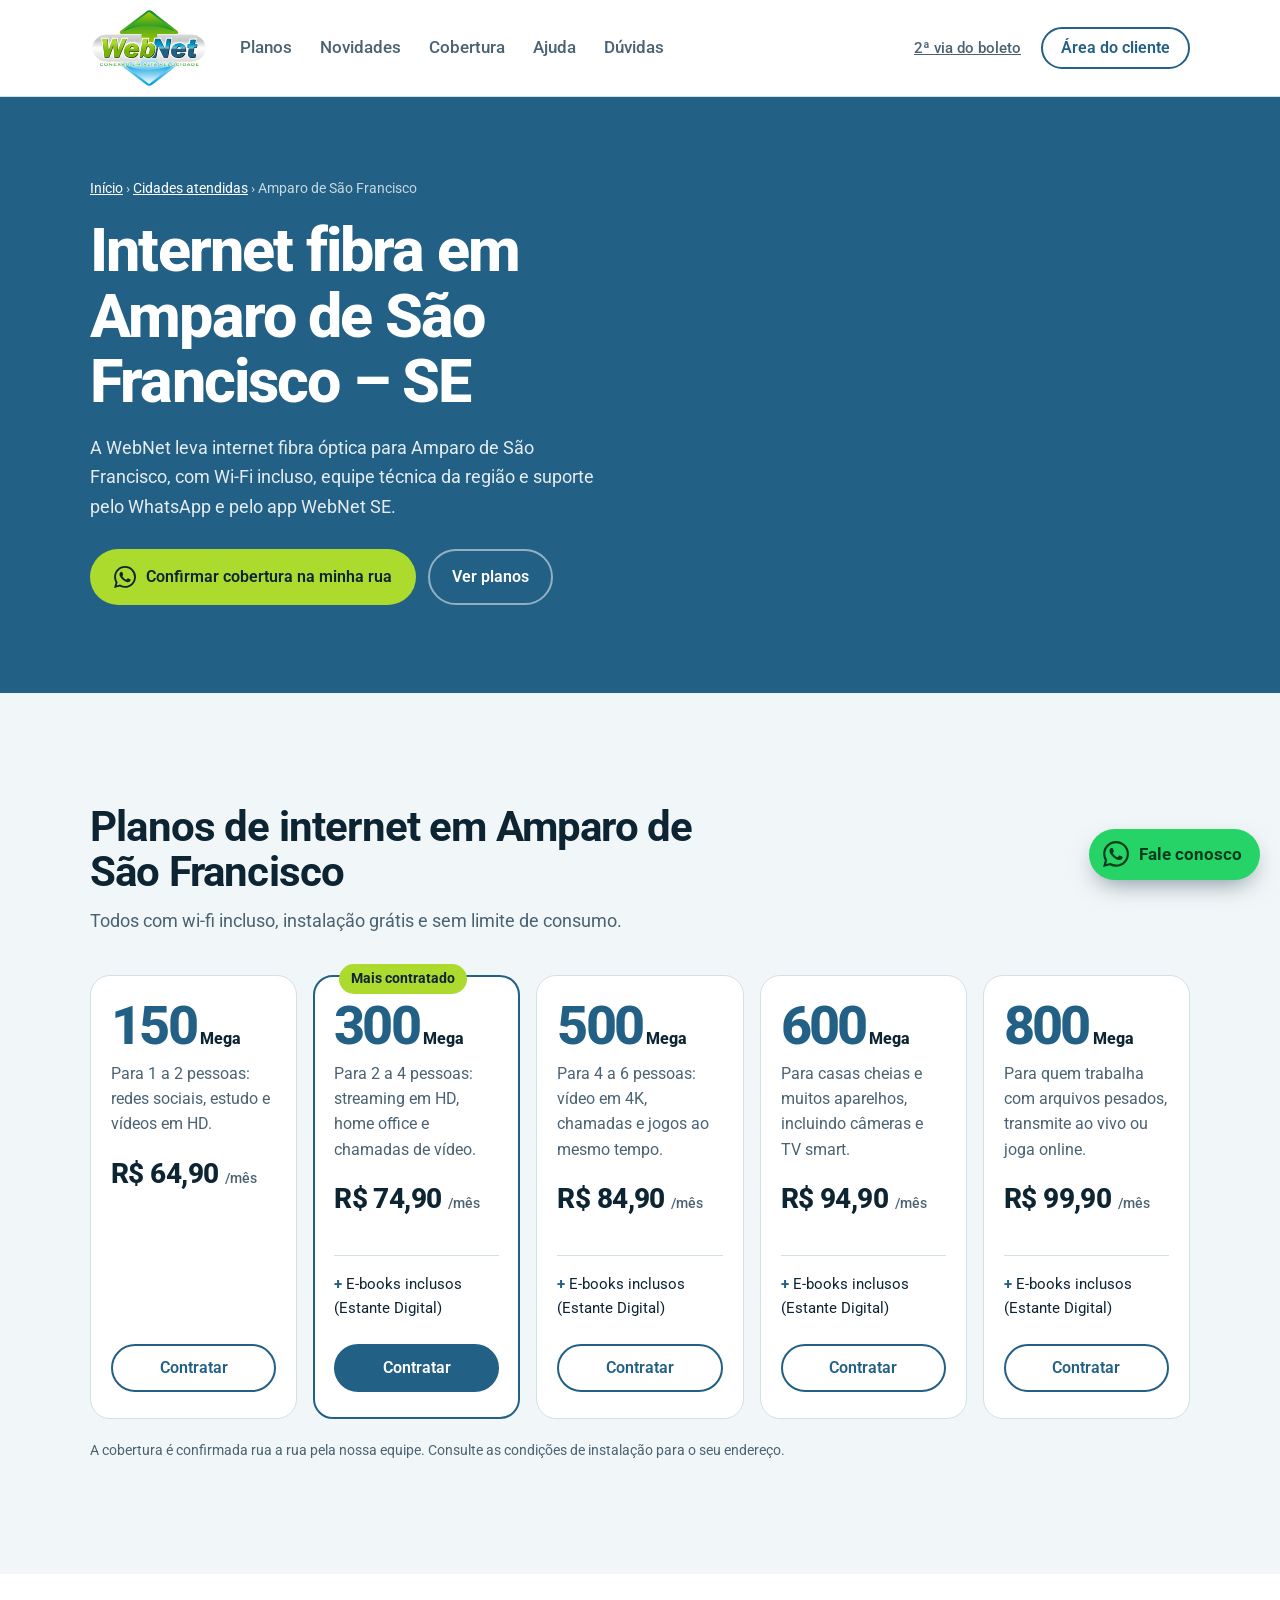
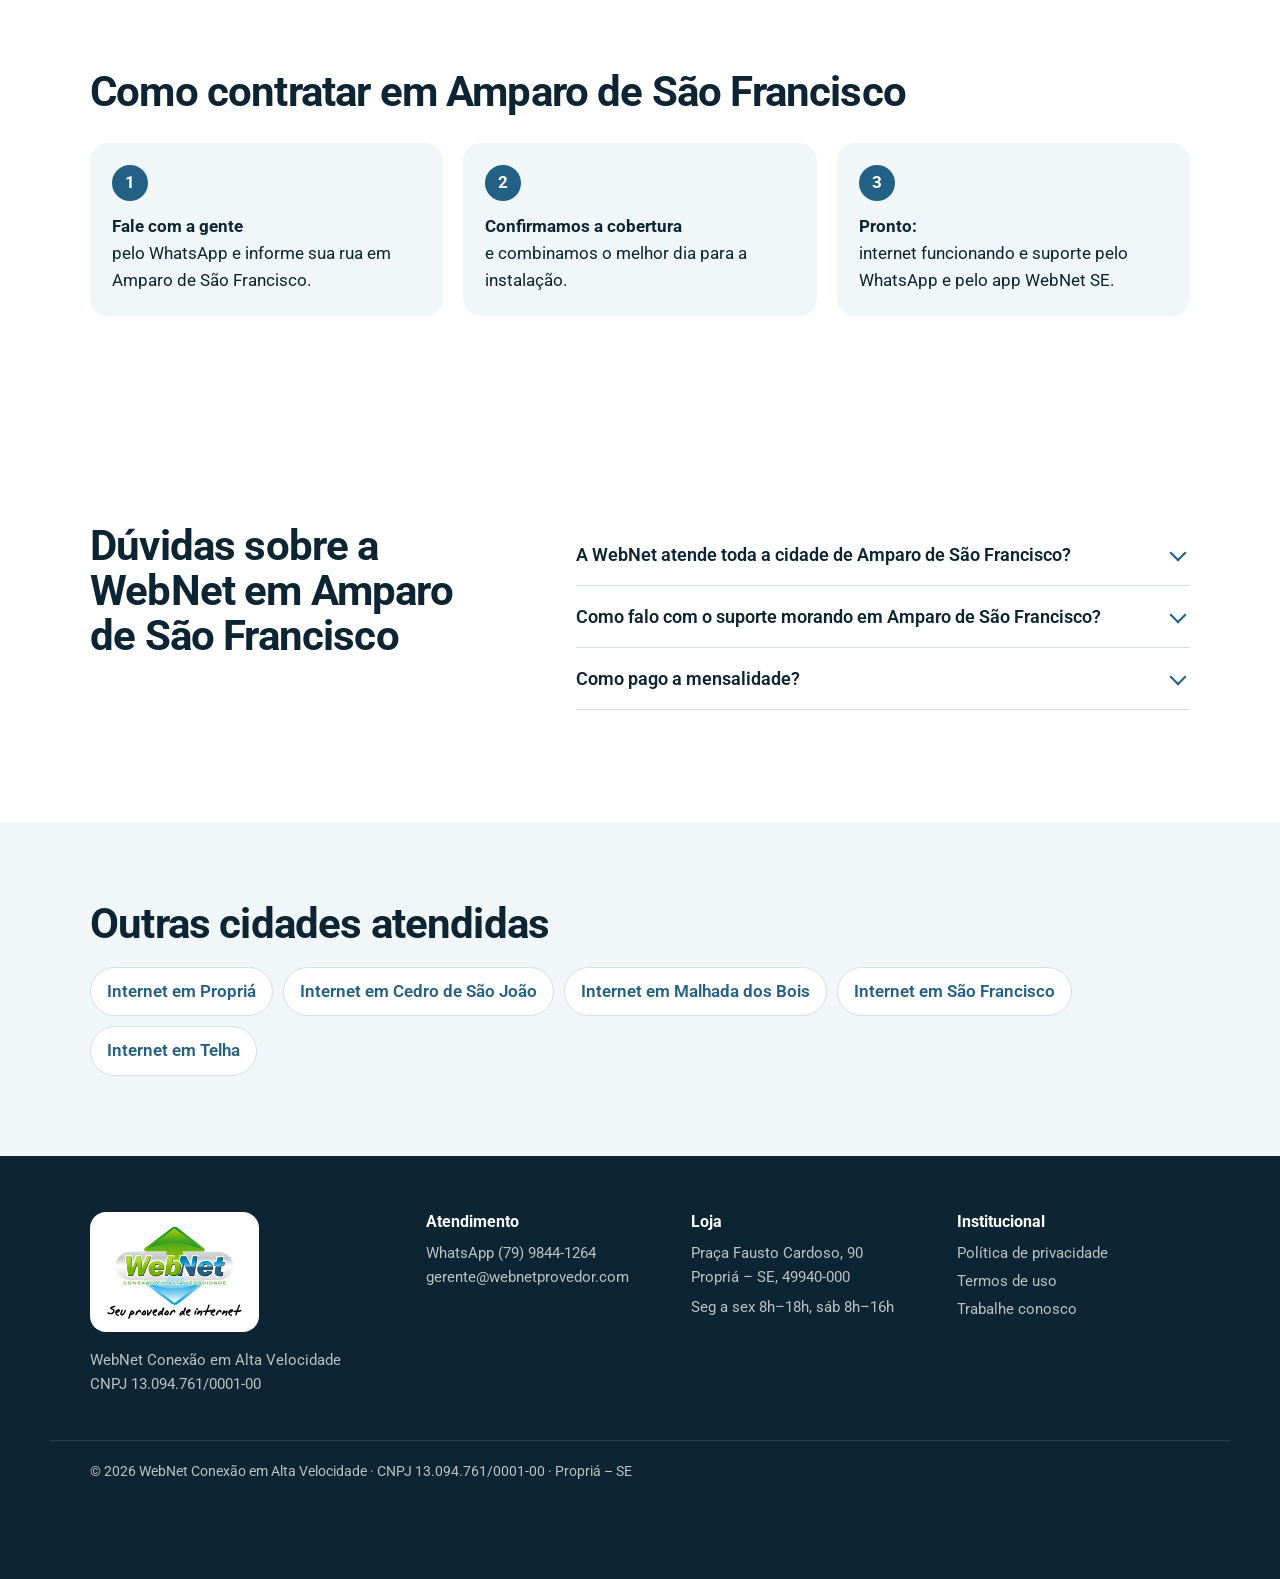
<file: internet-fibra-amparo-de-sao-francisco.html>
<!doctype html>
<html lang="pt-BR">
<head>
  <meta charset="utf-8">
  <meta name="viewport" content="width=device-width, initial-scale=1">
  <title>Internet fibra em Amparo de São Francisco – SE | WebNet</title>
  <meta name="description" content="Internet fibra óptica em Amparo de São Francisco (SE) com a WebNet: planos de 150 a 800 Mega, Wi-Fi incluso e suporte pelo WhatsApp.">
  <link rel="canonical" href="__SITE_URL__/internet-fibra-amparo-de-sao-francisco.html">
  <meta name="theme-color" content="#236085">
  <meta property="og:type" content="website">
  <meta property="og:locale" content="pt_BR">
  <meta property="og:site_name" content="WebNet">
  <meta property="og:title" content="Internet fibra em Amparo de São Francisco – SE | WebNet">
  <meta property="og:description" content="Internet fibra óptica em Amparo de São Francisco (SE) com a WebNet: planos de 150 a 800 Mega, Wi-Fi incluso e suporte pelo WhatsApp.">
  <meta property="og:url" content="__SITE_URL__/internet-fibra-amparo-de-sao-francisco.html">
  <meta property="og:image" content="__SITE_URL__/img/og-webnet.png">
  <meta property="og:image:width" content="1200">
  <meta property="og:image:height" content="630">
  <meta property="og:image:alt" content="WebNet — Internet fibra em Propriá e região">
  <meta name="twitter:card" content="summary_large_image">
  <script type="application/ld+json">{"@context":"https://schema.org","@type":"Service","name":"Internet fibra em Amparo de São Francisco","serviceType":"Provedor de internet fibra óptica","provider":{"@id":"__SITE_URL__/#empresa","@type":"LocalBusiness","name":"WebNet Conexão em Alta Velocidade","url":"__SITE_URL__/"},"areaServed":{"@type":"City","name":"Amparo de São Francisco - SE"},"offers":[{"@type":"Offer","name":"Plano 150 Mega","price":"64.90","priceCurrency":"BRL"},{"@type":"Offer","name":"Plano 300 Mega","price":"74.90","priceCurrency":"BRL"},{"@type":"Offer","name":"Plano 500 Mega","price":"84.90","priceCurrency":"BRL"},{"@type":"Offer","name":"Plano 600 Mega","price":"94.90","priceCurrency":"BRL"},{"@type":"Offer","name":"Plano 800 Mega","price":"99.90","priceCurrency":"BRL"}]}</script>
  <link rel="icon" href="logo-marca.svg" type="image/svg+xml">
  <link rel="preload" href="fontes/roboto-latin.woff2" as="font" type="font/woff2" crossorigin>
  <link rel="stylesheet" href="styles.css">
</head>
<body>
  <svg width="0" height="0" style="position:absolute" aria-hidden="true"><symbol id="icone-whatsapp" viewBox="0 0 24 24"><path d="M17.472 14.382c-.297-.149-1.758-.867-2.03-.967-.273-.099-.471-.148-.67.15-.197.297-.767.966-.94 1.164-.173.199-.347.223-.644.075-.297-.15-1.255-.463-2.39-1.475-.883-.788-1.48-1.761-1.653-2.059-.173-.297-.018-.458.13-.606.134-.133.298-.347.446-.52.149-.174.198-.298.298-.497.099-.198.05-.371-.025-.52-.075-.149-.669-1.612-.916-2.207-.242-.579-.487-.5-.669-.51-.173-.008-.371-.01-.57-.01-.198 0-.52.074-.792.372-.272.297-1.04 1.016-1.04 2.479 0 1.462 1.065 2.875 1.213 3.074.149.198 2.096 3.2 5.077 4.487.709.306 1.262.489 1.694.625.712.227 1.36.195 1.871.118.571-.085 1.758-.719 2.006-1.413.248-.694.248-1.289.173-1.413-.074-.124-.272-.198-.57-.347m-5.421 7.403h-.004a9.87 9.87 0 01-5.031-1.378l-.361-.214-3.741.982.998-3.648-.235-.374a9.86 9.86 0 01-1.51-5.26c.001-5.45 4.436-9.884 9.888-9.884 2.64 0 5.122 1.03 6.988 2.898a9.825 9.825 0 012.893 6.994c-.003 5.45-4.437 9.884-9.885 9.884m8.413-18.297A11.815 11.815 0 0012.05 0C5.495 0 .16 5.335.157 11.892c0 2.096.547 4.142 1.588 5.945L.057 24l6.305-1.654a11.882 11.882 0 005.683 1.448h.005c6.554 0 11.89-5.335 11.893-11.893a11.821 11.821 0 00-3.48-8.413z"/></symbol></svg>
  <a class="skip" href="#conteudo">Pular para o conteúdo</a>

  <header class="topbar">
    <div class="wrap topbar__inner">
      <a href="index.html" class="logo">
        <img src="logo-marca.svg" alt="WebNet, página inicial" width="539" height="365">
      </a>
      <nav class="nav" aria-label="Principal">
        <a href="index.html#planos">Planos</a>
        <a href="index.html#novidades">Novidades</a>
        <a href="index.html#cobertura">Cobertura</a>
        <a href="index.html#ajuda">Ajuda</a>
        <a href="index.html#duvidas">Dúvidas</a>
      </nav>
      <div class="topbar__actions">
        <a href="#area-cliente" class="link-quiet" data-area-cliente>2ª via do boleto</a>
        <a href="#area-cliente" class="btn btn--ghost" data-area-cliente>Área do cliente</a>
      </div>
      <button class="menu-btn" aria-expanded="false" aria-controls="mobile-menu">Menu</button>
    </div>
    <div id="mobile-menu" class="mobile-menu" hidden>
      <a href="index.html#planos">Planos</a>
        <a href="index.html#novidades">Novidades</a>
      <a href="index.html#cobertura">Cobertura</a>
      <a href="index.html#ajuda">Ajuda</a>
      <a href="index.html#duvidas">Dúvidas</a>
      <a href="#area-cliente" data-area-cliente>2ª via do boleto</a>
      <a href="#area-cliente" data-area-cliente>Área do cliente</a>
    </div>
  </header>

  <main id="conteudo" class="cidade">
    <section class="cidade__topo">
      <div class="wrap">
        <nav class="migalhas" aria-label="Você está em"><a href="index.html">Início</a> <span aria-hidden="true">›</span> <a href="index.html#cobertura">Cidades atendidas</a> <span aria-hidden="true">›</span> <span aria-current="page">Amparo de São Francisco</span></nav>
        <h1>Internet fibra em Amparo de São Francisco – SE</h1>
        <p class="cidade__lead">A WebNet leva internet fibra óptica para Amparo de São Francisco, com Wi-Fi incluso, equipe técnica da região e suporte pelo WhatsApp e pelo app WebNet SE.</p>
        <div class="cidade__acoes">
          <a class="btn btn--lime btn--wa" href="https://wa.me/557998441264?text=Ol%C3%A1!%20Moro%20em%20Amparo%20de%20S%C3%A3o%20Francisco%20e%20quero%20confirmar%20se%20a%20WebNet%20atende%20o%20meu%20endere%C3%A7o%3A%20" target="_blank" rel="noopener" data-evento="cidade-cobertura">
            <svg viewBox="0 0 24 24" aria-hidden="true"><use href="#icone-whatsapp"/></svg>
            Confirmar cobertura na minha rua
          </a>
          <a class="btn btn--light" href="#planos-cidade">Ver planos</a>
        </div>
      </div>
    </section>

    <section class="plans" id="planos-cidade">
      <div class="wrap">
        <div class="section-head">
          <h2>Planos de internet em Amparo de São Francisco</h2>
          <p>Todos com wi-fi incluso, instalação grátis e sem limite de consumo.</p>
        </div>
        <div class="plans__grid">
          <article class="plan">
            
            <h3 class="plan__speed">150<small>Mega</small></h3>
            <p class="plan__for">Para 1 a 2 pessoas: redes sociais, estudo e vídeos em HD.</p>
            <p class="plan__price">R$ 64,90 <small>/mês</small></p>
            
            <a class="btn btn--ghost" href="https://wa.me/557998441264?text=Ol%C3%A1!%20Moro%20em%20Amparo%20de%20S%C3%A3o%20Francisco%20e%20quero%20contratar%20o%20plano%20de%20150%20Mega%20da%20WebNet." target="_blank" rel="noopener" data-evento="cidade-contratar" aria-label="Contratar 150 Mega em Amparo de São Francisco">Contratar</a>
          </article>
          <article class="plan plan--featured">
            <span class="plan__tag">Mais contratado</span>
            <h3 class="plan__speed">300<small>Mega</small></h3>
            <p class="plan__for">Para 2 a 4 pessoas: streaming em HD, home office e chamadas de vídeo.</p>
            <p class="plan__price">R$ 74,90 <small>/mês</small></p>
            <ul><li>E-books inclusos (Estante Digital)</li></ul>
            <a class="btn btn--ghost" href="https://wa.me/557998441264?text=Ol%C3%A1!%20Moro%20em%20Amparo%20de%20S%C3%A3o%20Francisco%20e%20quero%20contratar%20o%20plano%20de%20300%20Mega%20da%20WebNet." target="_blank" rel="noopener" data-evento="cidade-contratar" aria-label="Contratar 300 Mega em Amparo de São Francisco">Contratar</a>
          </article>
          <article class="plan">
            
            <h3 class="plan__speed">500<small>Mega</small></h3>
            <p class="plan__for">Para 4 a 6 pessoas: vídeo em 4K, chamadas e jogos ao mesmo tempo.</p>
            <p class="plan__price">R$ 84,90 <small>/mês</small></p>
            <ul><li>E-books inclusos (Estante Digital)</li></ul>
            <a class="btn btn--ghost" href="https://wa.me/557998441264?text=Ol%C3%A1!%20Moro%20em%20Amparo%20de%20S%C3%A3o%20Francisco%20e%20quero%20contratar%20o%20plano%20de%20500%20Mega%20da%20WebNet." target="_blank" rel="noopener" data-evento="cidade-contratar" aria-label="Contratar 500 Mega em Amparo de São Francisco">Contratar</a>
          </article>
          <article class="plan">
            
            <h3 class="plan__speed">600<small>Mega</small></h3>
            <p class="plan__for">Para casas cheias e muitos aparelhos, incluindo câmeras e TV smart.</p>
            <p class="plan__price">R$ 94,90 <small>/mês</small></p>
            <ul><li>E-books inclusos (Estante Digital)</li></ul>
            <a class="btn btn--ghost" href="https://wa.me/557998441264?text=Ol%C3%A1!%20Moro%20em%20Amparo%20de%20S%C3%A3o%20Francisco%20e%20quero%20contratar%20o%20plano%20de%20600%20Mega%20da%20WebNet." target="_blank" rel="noopener" data-evento="cidade-contratar" aria-label="Contratar 600 Mega em Amparo de São Francisco">Contratar</a>
          </article>
          <article class="plan">
            
            <h3 class="plan__speed">800<small>Mega</small></h3>
            <p class="plan__for">Para quem trabalha com arquivos pesados, transmite ao vivo ou joga online.</p>
            <p class="plan__price">R$ 99,90 <small>/mês</small></p>
            <ul><li>E-books inclusos (Estante Digital)</li></ul>
            <a class="btn btn--ghost" href="https://wa.me/557998441264?text=Ol%C3%A1!%20Moro%20em%20Amparo%20de%20S%C3%A3o%20Francisco%20e%20quero%20contratar%20o%20plano%20de%20800%20Mega%20da%20WebNet." target="_blank" rel="noopener" data-evento="cidade-contratar" aria-label="Contratar 800 Mega em Amparo de São Francisco">Contratar</a>
          </article>
        </div>
        <p class="fine">A cobertura é confirmada rua a rua pela nossa equipe. Consulte as condições de instalação para o seu endereço.</p>
      </div>
    </section>

    <section class="cidade__passos">
      <div class="wrap">
        <h2>Como contratar em Amparo de São Francisco</h2>
        <ol>
          <li><strong>Fale com a gente</strong> pelo WhatsApp e informe sua rua em Amparo de São Francisco.</li>
          <li><strong>Confirmamos a cobertura</strong> e combinamos o melhor dia para a instalação.</li>
          <li><strong>Pronto:</strong> internet funcionando e suporte pelo WhatsApp e pelo app WebNet SE.</li>
        </ol>
      </div>
    </section>

    <section class="faq">
      <div class="wrap faq__grid">
        <h2>Dúvidas sobre a WebNet em Amparo de São Francisco</h2>
        <div class="faq__list">
          <details>
            <summary>A WebNet atende toda a cidade de Amparo de São Francisco?</summary>
            <p>Atendemos Amparo de São Francisco e seguimos ampliando a rede. Como a cobertura depende da rua, a confirmação é feita pela nossa equipe: é só mandar seu endereço pelo WhatsApp.</p>
          </details>
          <details>
            <summary>Como falo com o suporte morando em Amparo de São Francisco?</summary>
            <p>Pelo WhatsApp (79) 9844-1264, pelo app WebNet SE ou na nossa loja na Praça Fausto Cardoso, 90, em Propriá.</p>
          </details>
          <details>
            <summary>Como pago a mensalidade?</summary>
            <p>Pela Área do Cliente, no site ou no app WebNet SE, onde você consulta faturas e pega a 2ª via.</p>
          </details>
        </div>
      </div>
    </section>

    <section class="cidade__outras">
      <div class="wrap">
        <h2>Outras cidades atendidas</h2>
        <ul><li><a href="internet-fibra-propria.html">Internet em Propriá</a></li><li><a href="internet-fibra-cedro-de-sao-joao.html">Internet em Cedro de São João</a></li><li><a href="internet-fibra-malhada-dos-bois.html">Internet em Malhada dos Bois</a></li><li><a href="internet-fibra-sao-francisco.html">Internet em São Francisco</a></li><li><a href="internet-fibra-telha.html">Internet em Telha</a></li></ul>
      </div>
    </section>
  </main>

  <footer class="footer">
    <div class="wrap footer__grid">
      <div>
        <a href="index.html" class="logo logo--footer"><img src="webnet-logo.svg" alt="WebNet, seu provedor de internet" width="602" height="423"></a>
        <p>WebNet Conexão em Alta Velocidade<br>CNPJ 13.094.761/0001-00</p>
      </div>
      <div>
        <h3>Atendimento</h3>
        <p><a href="https://wa.me/557998441264" target="_blank" rel="noopener">WhatsApp (79) 9844-1264</a><br><a href="mailto:gerente@webnetprovedor.com">gerente@webnetprovedor.com</a></p>
      </div>
      <div>
        <h3>Loja</h3>
        <address>
          <a href="https://www.google.com/maps/search/?api=1&amp;query=Pra%C3%A7a+Fausto+Cardoso+90+Propri%C3%A1+SE+49940-000" target="_blank" rel="noopener">Praça Fausto Cardoso, 90<br>Propriá – SE, 49940-000</a>
        </address>
        <p>Seg a sex 8h–18h, sáb 8h–16h</p>
      </div>
      <div>
        <h3>Institucional</h3>
        <ul class="footer__links">
          <li><a href="#" data-contrato target="_blank" rel="noopener">Contrato de serviço</a></li>
          <li><a href="privacidade.html">Política de privacidade</a></li>
          <li><a href="termos.html">Termos de uso</a></li>
          <li><a href="#" data-trabalhe>Trabalhe conosco</a></li>
        </ul>
      </div>
    </div>
    <div class="wrap footer__legal">© <span id="year">2026</span> WebNet Conexão em Alta Velocidade · CNPJ 13.094.761/0001-00 · Propriá – SE</div>
  </footer>

  <script src="config.js"></script>
  <script src="comum.js"></script>
  <script src="area-cliente.js"></script>
  <div vw class="enabled"><div vw-access-button class="active"></div><div vw-plugin-wrapper><div class="vw-plugin-top-wrapper"></div></div></div>
  <script src="https://vlibras.gov.br/app/vlibras-plugin.js"></script>
  <script src="vlibras.js"></script>
</body>
</html>
</file>
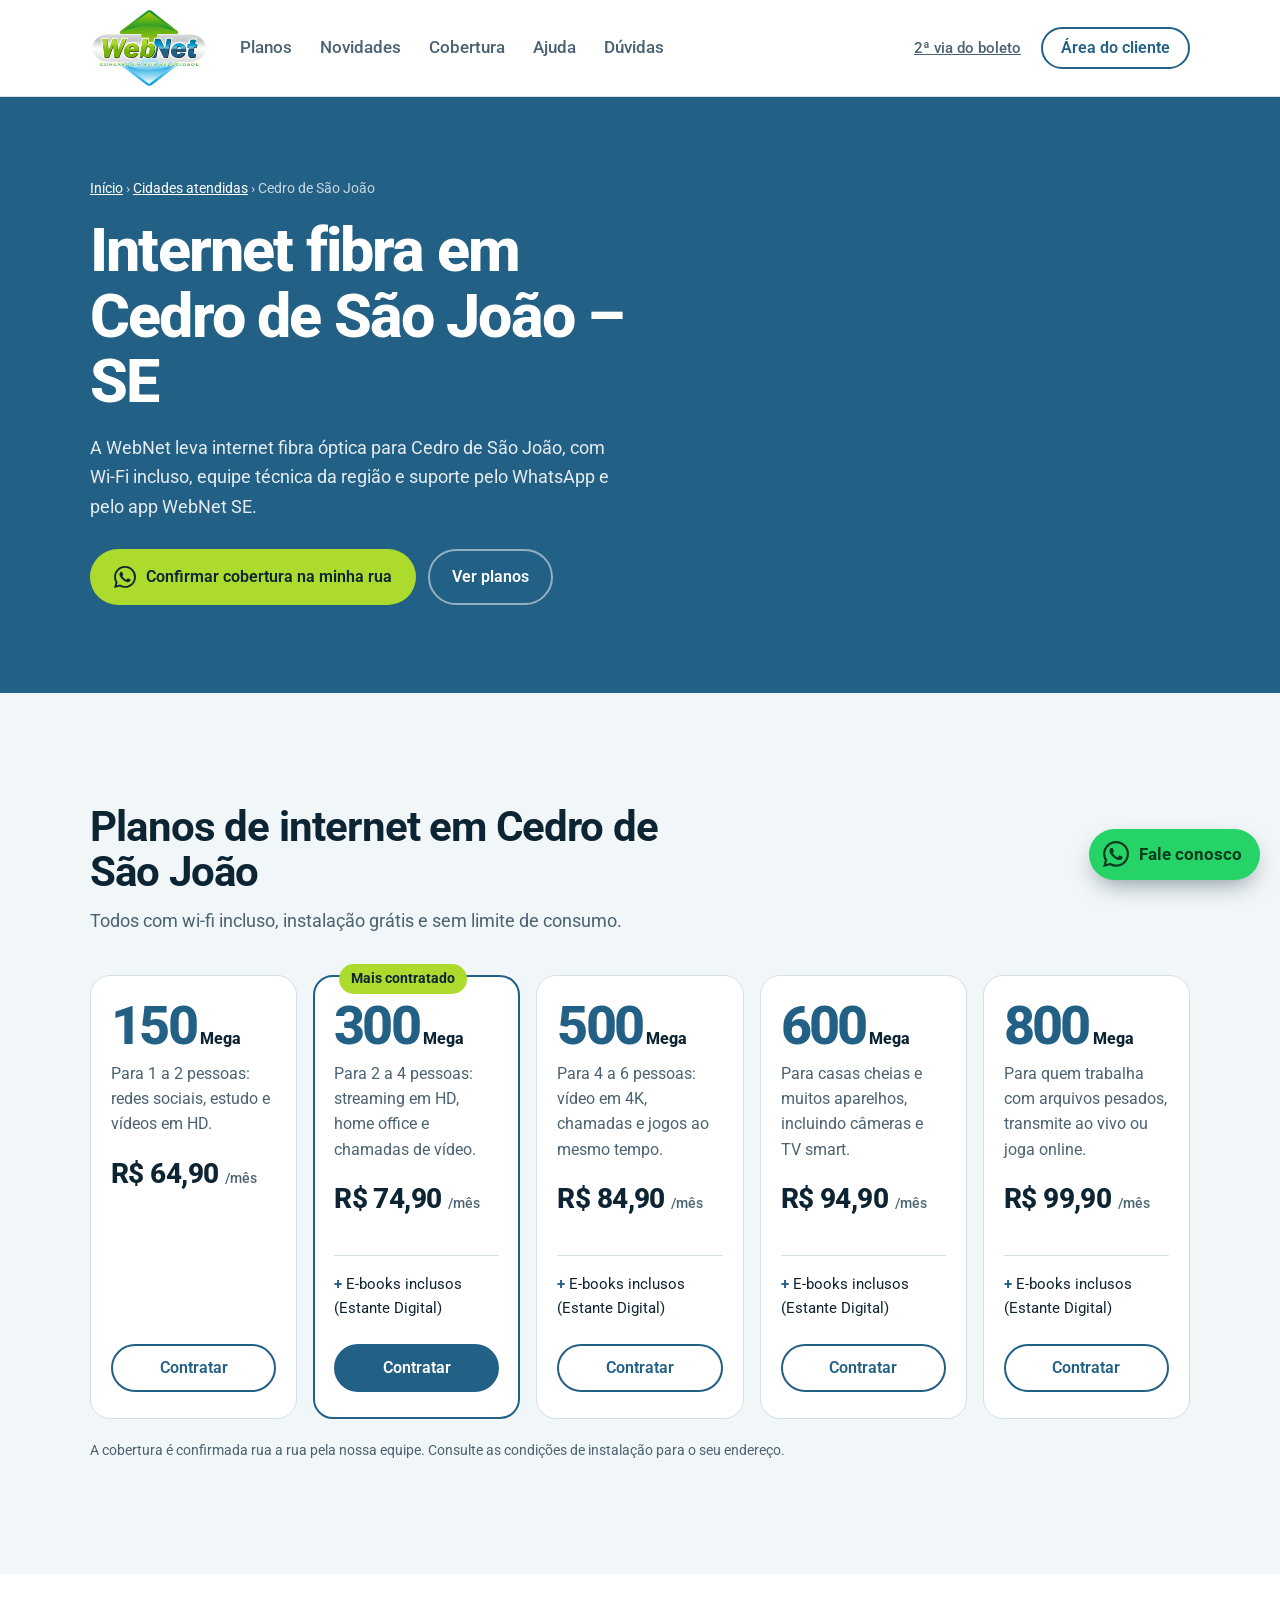
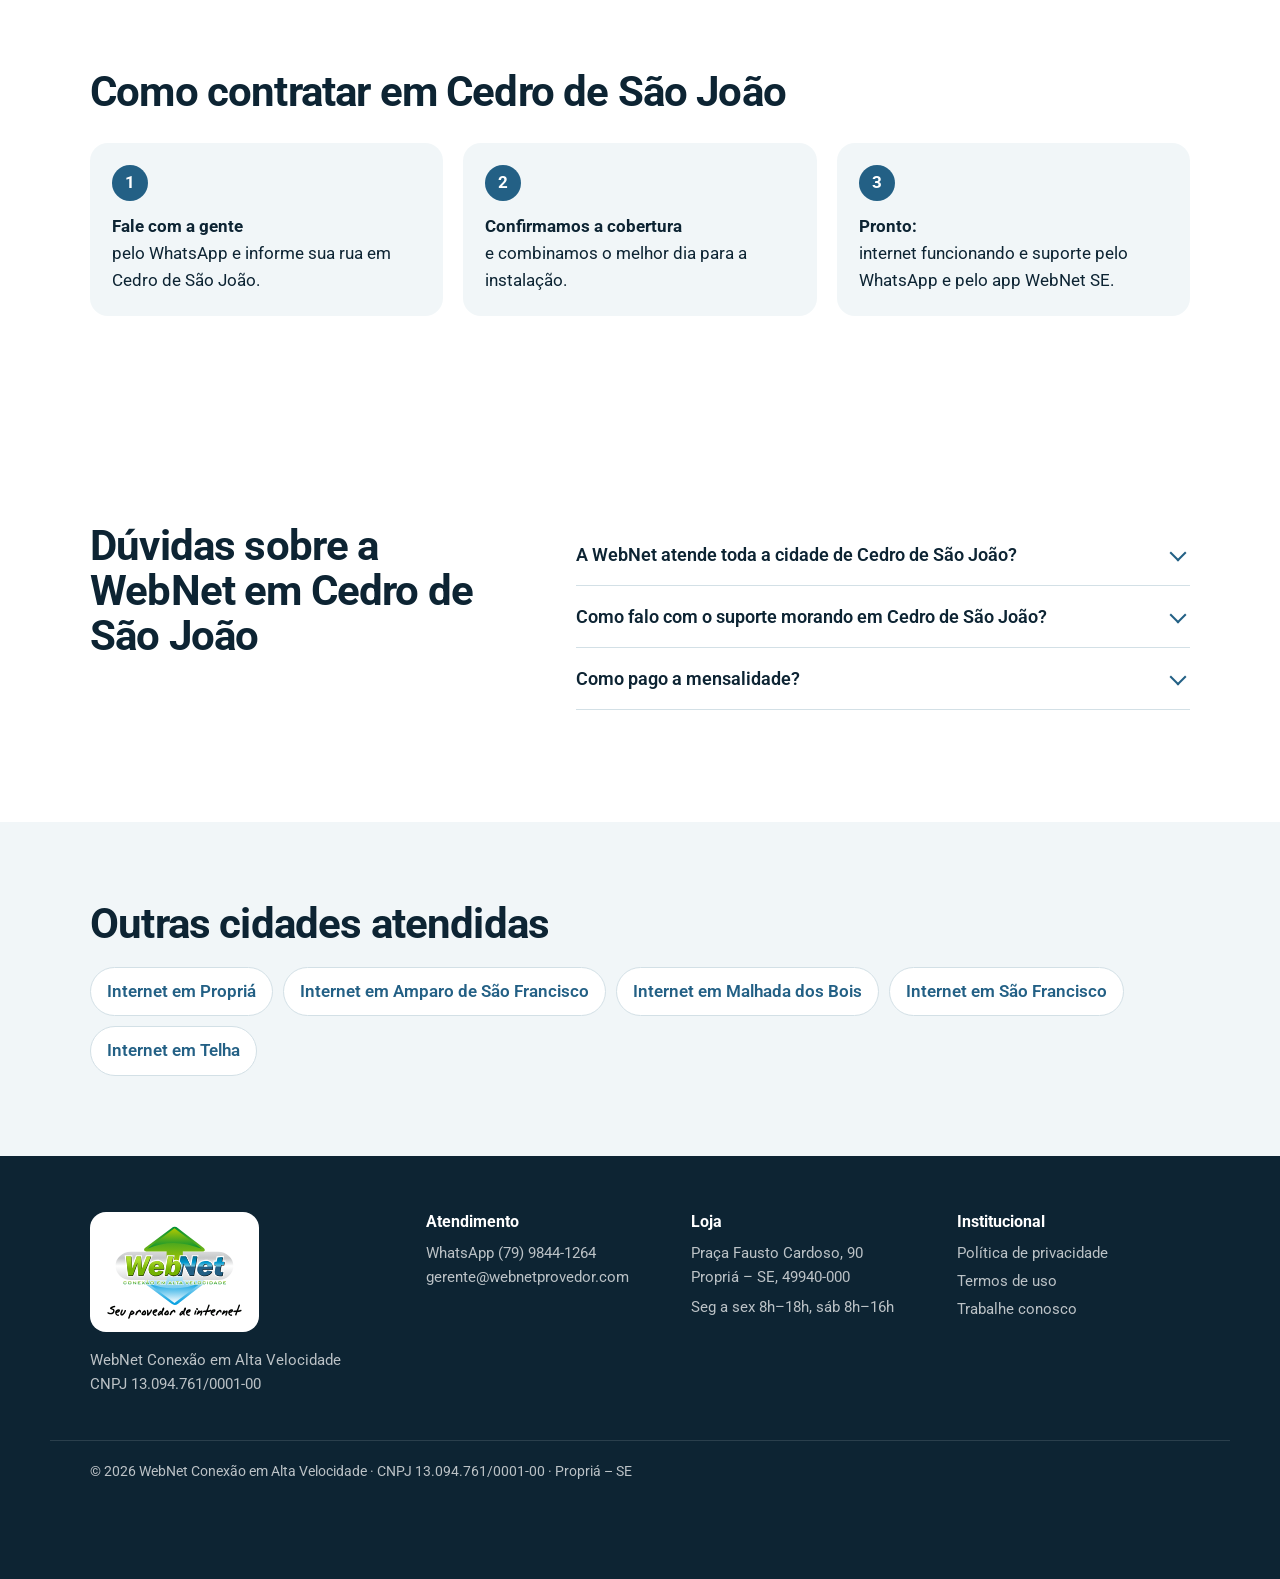
<file: internet-fibra-cedro-de-sao-joao.html>
<!doctype html>
<html lang="pt-BR">
<head>
  <meta charset="utf-8">
  <meta name="viewport" content="width=device-width, initial-scale=1">
  <title>Internet fibra em Cedro de São João – SE | WebNet</title>
  <meta name="description" content="Internet fibra óptica em Cedro de São João (SE) com a WebNet: planos de 150 a 800 Mega, Wi-Fi incluso e suporte pelo WhatsApp.">
  <link rel="canonical" href="__SITE_URL__/internet-fibra-cedro-de-sao-joao.html">
  <meta name="theme-color" content="#236085">
  <meta property="og:type" content="website">
  <meta property="og:locale" content="pt_BR">
  <meta property="og:site_name" content="WebNet">
  <meta property="og:title" content="Internet fibra em Cedro de São João – SE | WebNet">
  <meta property="og:description" content="Internet fibra óptica em Cedro de São João (SE) com a WebNet: planos de 150 a 800 Mega, Wi-Fi incluso e suporte pelo WhatsApp.">
  <meta property="og:url" content="__SITE_URL__/internet-fibra-cedro-de-sao-joao.html">
  <meta property="og:image" content="__SITE_URL__/img/og-webnet.png">
  <meta property="og:image:width" content="1200">
  <meta property="og:image:height" content="630">
  <meta property="og:image:alt" content="WebNet — Internet fibra em Propriá e região">
  <meta name="twitter:card" content="summary_large_image">
  <script type="application/ld+json">{"@context":"https://schema.org","@type":"Service","name":"Internet fibra em Cedro de São João","serviceType":"Provedor de internet fibra óptica","provider":{"@id":"__SITE_URL__/#empresa","@type":"LocalBusiness","name":"WebNet Conexão em Alta Velocidade","url":"__SITE_URL__/"},"areaServed":{"@type":"City","name":"Cedro de São João - SE"},"offers":[{"@type":"Offer","name":"Plano 150 Mega","price":"64.90","priceCurrency":"BRL"},{"@type":"Offer","name":"Plano 300 Mega","price":"74.90","priceCurrency":"BRL"},{"@type":"Offer","name":"Plano 500 Mega","price":"84.90","priceCurrency":"BRL"},{"@type":"Offer","name":"Plano 600 Mega","price":"94.90","priceCurrency":"BRL"},{"@type":"Offer","name":"Plano 800 Mega","price":"99.90","priceCurrency":"BRL"}]}</script>
  <link rel="icon" href="logo-marca.svg" type="image/svg+xml">
  <link rel="preload" href="fontes/roboto-latin.woff2" as="font" type="font/woff2" crossorigin>
  <link rel="stylesheet" href="styles.css">
</head>
<body>
  <svg width="0" height="0" style="position:absolute" aria-hidden="true"><symbol id="icone-whatsapp" viewBox="0 0 24 24"><path d="M17.472 14.382c-.297-.149-1.758-.867-2.03-.967-.273-.099-.471-.148-.67.15-.197.297-.767.966-.94 1.164-.173.199-.347.223-.644.075-.297-.15-1.255-.463-2.39-1.475-.883-.788-1.48-1.761-1.653-2.059-.173-.297-.018-.458.13-.606.134-.133.298-.347.446-.52.149-.174.198-.298.298-.497.099-.198.05-.371-.025-.52-.075-.149-.669-1.612-.916-2.207-.242-.579-.487-.5-.669-.51-.173-.008-.371-.01-.57-.01-.198 0-.52.074-.792.372-.272.297-1.04 1.016-1.04 2.479 0 1.462 1.065 2.875 1.213 3.074.149.198 2.096 3.2 5.077 4.487.709.306 1.262.489 1.694.625.712.227 1.36.195 1.871.118.571-.085 1.758-.719 2.006-1.413.248-.694.248-1.289.173-1.413-.074-.124-.272-.198-.57-.347m-5.421 7.403h-.004a9.87 9.87 0 01-5.031-1.378l-.361-.214-3.741.982.998-3.648-.235-.374a9.86 9.86 0 01-1.51-5.26c.001-5.45 4.436-9.884 9.888-9.884 2.64 0 5.122 1.03 6.988 2.898a9.825 9.825 0 012.893 6.994c-.003 5.45-4.437 9.884-9.885 9.884m8.413-18.297A11.815 11.815 0 0012.05 0C5.495 0 .16 5.335.157 11.892c0 2.096.547 4.142 1.588 5.945L.057 24l6.305-1.654a11.882 11.882 0 005.683 1.448h.005c6.554 0 11.89-5.335 11.893-11.893a11.821 11.821 0 00-3.48-8.413z"/></symbol></svg>
  <a class="skip" href="#conteudo">Pular para o conteúdo</a>

  <header class="topbar">
    <div class="wrap topbar__inner">
      <a href="index.html" class="logo">
        <img src="logo-marca.svg" alt="WebNet, página inicial" width="539" height="365">
      </a>
      <nav class="nav" aria-label="Principal">
        <a href="index.html#planos">Planos</a>
        <a href="index.html#novidades">Novidades</a>
        <a href="index.html#cobertura">Cobertura</a>
        <a href="index.html#ajuda">Ajuda</a>
        <a href="index.html#duvidas">Dúvidas</a>
      </nav>
      <div class="topbar__actions">
        <a href="#area-cliente" class="link-quiet" data-area-cliente>2ª via do boleto</a>
        <a href="#area-cliente" class="btn btn--ghost" data-area-cliente>Área do cliente</a>
      </div>
      <button class="menu-btn" aria-expanded="false" aria-controls="mobile-menu">Menu</button>
    </div>
    <div id="mobile-menu" class="mobile-menu" hidden>
      <a href="index.html#planos">Planos</a>
        <a href="index.html#novidades">Novidades</a>
      <a href="index.html#cobertura">Cobertura</a>
      <a href="index.html#ajuda">Ajuda</a>
      <a href="index.html#duvidas">Dúvidas</a>
      <a href="#area-cliente" data-area-cliente>2ª via do boleto</a>
      <a href="#area-cliente" data-area-cliente>Área do cliente</a>
    </div>
  </header>

  <main id="conteudo" class="cidade">
    <section class="cidade__topo">
      <div class="wrap">
        <nav class="migalhas" aria-label="Você está em"><a href="index.html">Início</a> <span aria-hidden="true">›</span> <a href="index.html#cobertura">Cidades atendidas</a> <span aria-hidden="true">›</span> <span aria-current="page">Cedro de São João</span></nav>
        <h1>Internet fibra em Cedro de São João – SE</h1>
        <p class="cidade__lead">A WebNet leva internet fibra óptica para Cedro de São João, com Wi-Fi incluso, equipe técnica da região e suporte pelo WhatsApp e pelo app WebNet SE.</p>
        <div class="cidade__acoes">
          <a class="btn btn--lime btn--wa" href="https://wa.me/557998441264?text=Ol%C3%A1!%20Moro%20em%20Cedro%20de%20S%C3%A3o%20Jo%C3%A3o%20e%20quero%20confirmar%20se%20a%20WebNet%20atende%20o%20meu%20endere%C3%A7o%3A%20" target="_blank" rel="noopener" data-evento="cidade-cobertura">
            <svg viewBox="0 0 24 24" aria-hidden="true"><use href="#icone-whatsapp"/></svg>
            Confirmar cobertura na minha rua
          </a>
          <a class="btn btn--light" href="#planos-cidade">Ver planos</a>
        </div>
      </div>
    </section>

    <section class="plans" id="planos-cidade">
      <div class="wrap">
        <div class="section-head">
          <h2>Planos de internet em Cedro de São João</h2>
          <p>Todos com wi-fi incluso, instalação grátis e sem limite de consumo.</p>
        </div>
        <div class="plans__grid">
          <article class="plan">
            
            <h3 class="plan__speed">150<small>Mega</small></h3>
            <p class="plan__for">Para 1 a 2 pessoas: redes sociais, estudo e vídeos em HD.</p>
            <p class="plan__price">R$ 64,90 <small>/mês</small></p>
            
            <a class="btn btn--ghost" href="https://wa.me/557998441264?text=Ol%C3%A1!%20Moro%20em%20Cedro%20de%20S%C3%A3o%20Jo%C3%A3o%20e%20quero%20contratar%20o%20plano%20de%20150%20Mega%20da%20WebNet." target="_blank" rel="noopener" data-evento="cidade-contratar" aria-label="Contratar 150 Mega em Cedro de São João">Contratar</a>
          </article>
          <article class="plan plan--featured">
            <span class="plan__tag">Mais contratado</span>
            <h3 class="plan__speed">300<small>Mega</small></h3>
            <p class="plan__for">Para 2 a 4 pessoas: streaming em HD, home office e chamadas de vídeo.</p>
            <p class="plan__price">R$ 74,90 <small>/mês</small></p>
            <ul><li>E-books inclusos (Estante Digital)</li></ul>
            <a class="btn btn--ghost" href="https://wa.me/557998441264?text=Ol%C3%A1!%20Moro%20em%20Cedro%20de%20S%C3%A3o%20Jo%C3%A3o%20e%20quero%20contratar%20o%20plano%20de%20300%20Mega%20da%20WebNet." target="_blank" rel="noopener" data-evento="cidade-contratar" aria-label="Contratar 300 Mega em Cedro de São João">Contratar</a>
          </article>
          <article class="plan">
            
            <h3 class="plan__speed">500<small>Mega</small></h3>
            <p class="plan__for">Para 4 a 6 pessoas: vídeo em 4K, chamadas e jogos ao mesmo tempo.</p>
            <p class="plan__price">R$ 84,90 <small>/mês</small></p>
            <ul><li>E-books inclusos (Estante Digital)</li></ul>
            <a class="btn btn--ghost" href="https://wa.me/557998441264?text=Ol%C3%A1!%20Moro%20em%20Cedro%20de%20S%C3%A3o%20Jo%C3%A3o%20e%20quero%20contratar%20o%20plano%20de%20500%20Mega%20da%20WebNet." target="_blank" rel="noopener" data-evento="cidade-contratar" aria-label="Contratar 500 Mega em Cedro de São João">Contratar</a>
          </article>
          <article class="plan">
            
            <h3 class="plan__speed">600<small>Mega</small></h3>
            <p class="plan__for">Para casas cheias e muitos aparelhos, incluindo câmeras e TV smart.</p>
            <p class="plan__price">R$ 94,90 <small>/mês</small></p>
            <ul><li>E-books inclusos (Estante Digital)</li></ul>
            <a class="btn btn--ghost" href="https://wa.me/557998441264?text=Ol%C3%A1!%20Moro%20em%20Cedro%20de%20S%C3%A3o%20Jo%C3%A3o%20e%20quero%20contratar%20o%20plano%20de%20600%20Mega%20da%20WebNet." target="_blank" rel="noopener" data-evento="cidade-contratar" aria-label="Contratar 600 Mega em Cedro de São João">Contratar</a>
          </article>
          <article class="plan">
            
            <h3 class="plan__speed">800<small>Mega</small></h3>
            <p class="plan__for">Para quem trabalha com arquivos pesados, transmite ao vivo ou joga online.</p>
            <p class="plan__price">R$ 99,90 <small>/mês</small></p>
            <ul><li>E-books inclusos (Estante Digital)</li></ul>
            <a class="btn btn--ghost" href="https://wa.me/557998441264?text=Ol%C3%A1!%20Moro%20em%20Cedro%20de%20S%C3%A3o%20Jo%C3%A3o%20e%20quero%20contratar%20o%20plano%20de%20800%20Mega%20da%20WebNet." target="_blank" rel="noopener" data-evento="cidade-contratar" aria-label="Contratar 800 Mega em Cedro de São João">Contratar</a>
          </article>
        </div>
        <p class="fine">A cobertura é confirmada rua a rua pela nossa equipe. Consulte as condições de instalação para o seu endereço.</p>
      </div>
    </section>

    <section class="cidade__passos">
      <div class="wrap">
        <h2>Como contratar em Cedro de São João</h2>
        <ol>
          <li><strong>Fale com a gente</strong> pelo WhatsApp e informe sua rua em Cedro de São João.</li>
          <li><strong>Confirmamos a cobertura</strong> e combinamos o melhor dia para a instalação.</li>
          <li><strong>Pronto:</strong> internet funcionando e suporte pelo WhatsApp e pelo app WebNet SE.</li>
        </ol>
      </div>
    </section>

    <section class="faq">
      <div class="wrap faq__grid">
        <h2>Dúvidas sobre a WebNet em Cedro de São João</h2>
        <div class="faq__list">
          <details>
            <summary>A WebNet atende toda a cidade de Cedro de São João?</summary>
            <p>Atendemos Cedro de São João e seguimos ampliando a rede. Como a cobertura depende da rua, a confirmação é feita pela nossa equipe: é só mandar seu endereço pelo WhatsApp.</p>
          </details>
          <details>
            <summary>Como falo com o suporte morando em Cedro de São João?</summary>
            <p>Pelo WhatsApp (79) 9844-1264, pelo app WebNet SE ou na nossa loja na Praça Fausto Cardoso, 90, em Propriá.</p>
          </details>
          <details>
            <summary>Como pago a mensalidade?</summary>
            <p>Pela Área do Cliente, no site ou no app WebNet SE, onde você consulta faturas e pega a 2ª via.</p>
          </details>
        </div>
      </div>
    </section>

    <section class="cidade__outras">
      <div class="wrap">
        <h2>Outras cidades atendidas</h2>
        <ul><li><a href="internet-fibra-propria.html">Internet em Propriá</a></li><li><a href="internet-fibra-amparo-de-sao-francisco.html">Internet em Amparo de São Francisco</a></li><li><a href="internet-fibra-malhada-dos-bois.html">Internet em Malhada dos Bois</a></li><li><a href="internet-fibra-sao-francisco.html">Internet em São Francisco</a></li><li><a href="internet-fibra-telha.html">Internet em Telha</a></li></ul>
      </div>
    </section>
  </main>

  <footer class="footer">
    <div class="wrap footer__grid">
      <div>
        <a href="index.html" class="logo logo--footer"><img src="webnet-logo.svg" alt="WebNet, seu provedor de internet" width="602" height="423"></a>
        <p>WebNet Conexão em Alta Velocidade<br>CNPJ 13.094.761/0001-00</p>
      </div>
      <div>
        <h3>Atendimento</h3>
        <p><a href="https://wa.me/557998441264" target="_blank" rel="noopener">WhatsApp (79) 9844-1264</a><br><a href="mailto:gerente@webnetprovedor.com">gerente@webnetprovedor.com</a></p>
      </div>
      <div>
        <h3>Loja</h3>
        <address>
          <a href="https://www.google.com/maps/search/?api=1&amp;query=Pra%C3%A7a+Fausto+Cardoso+90+Propri%C3%A1+SE+49940-000" target="_blank" rel="noopener">Praça Fausto Cardoso, 90<br>Propriá – SE, 49940-000</a>
        </address>
        <p>Seg a sex 8h–18h, sáb 8h–16h</p>
      </div>
      <div>
        <h3>Institucional</h3>
        <ul class="footer__links">
          <li><a href="#" data-contrato target="_blank" rel="noopener">Contrato de serviço</a></li>
          <li><a href="privacidade.html">Política de privacidade</a></li>
          <li><a href="termos.html">Termos de uso</a></li>
          <li><a href="#" data-trabalhe>Trabalhe conosco</a></li>
        </ul>
      </div>
    </div>
    <div class="wrap footer__legal">© <span id="year">2026</span> WebNet Conexão em Alta Velocidade · CNPJ 13.094.761/0001-00 · Propriá – SE</div>
  </footer>

  <script src="config.js"></script>
  <script src="comum.js"></script>
  <script src="area-cliente.js"></script>
  <div vw class="enabled"><div vw-access-button class="active"></div><div vw-plugin-wrapper><div class="vw-plugin-top-wrapper"></div></div></div>
  <script src="https://vlibras.gov.br/app/vlibras-plugin.js"></script>
  <script src="vlibras.js"></script>
</body>
</html>
</file>
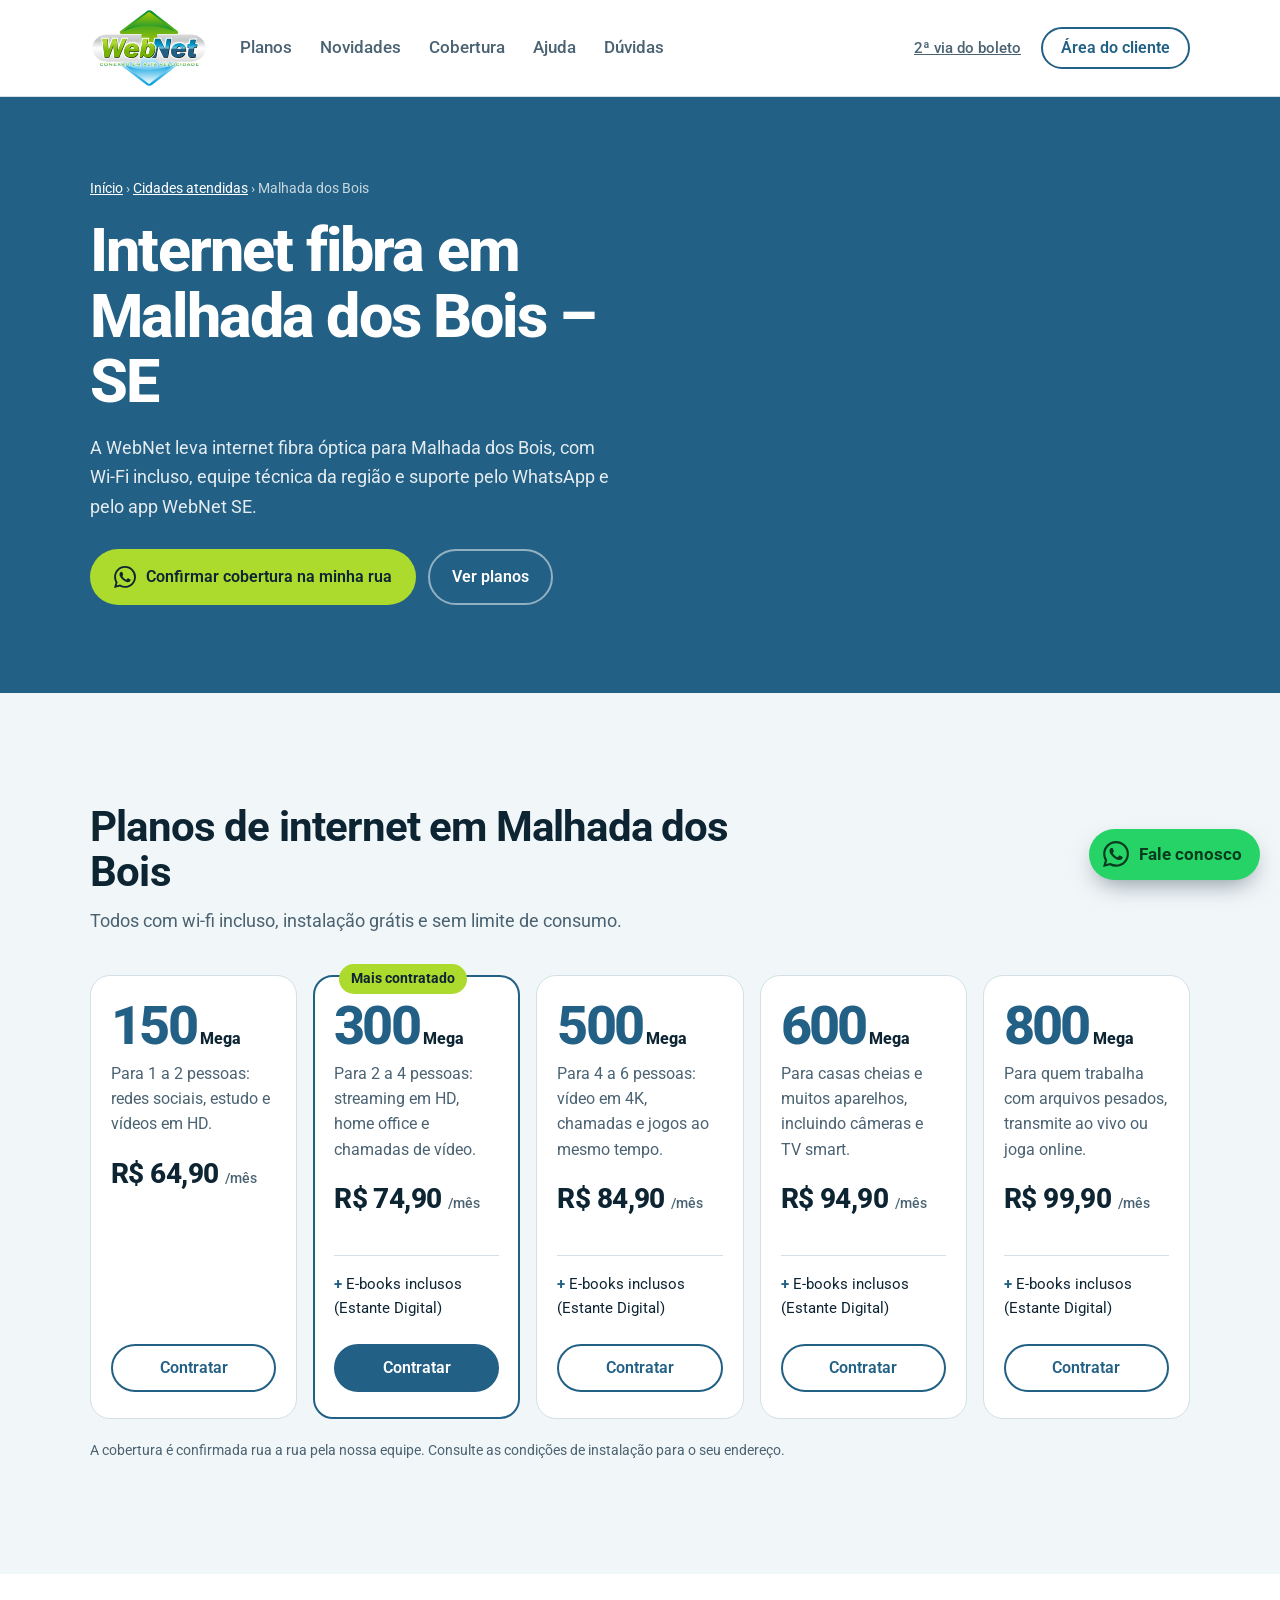
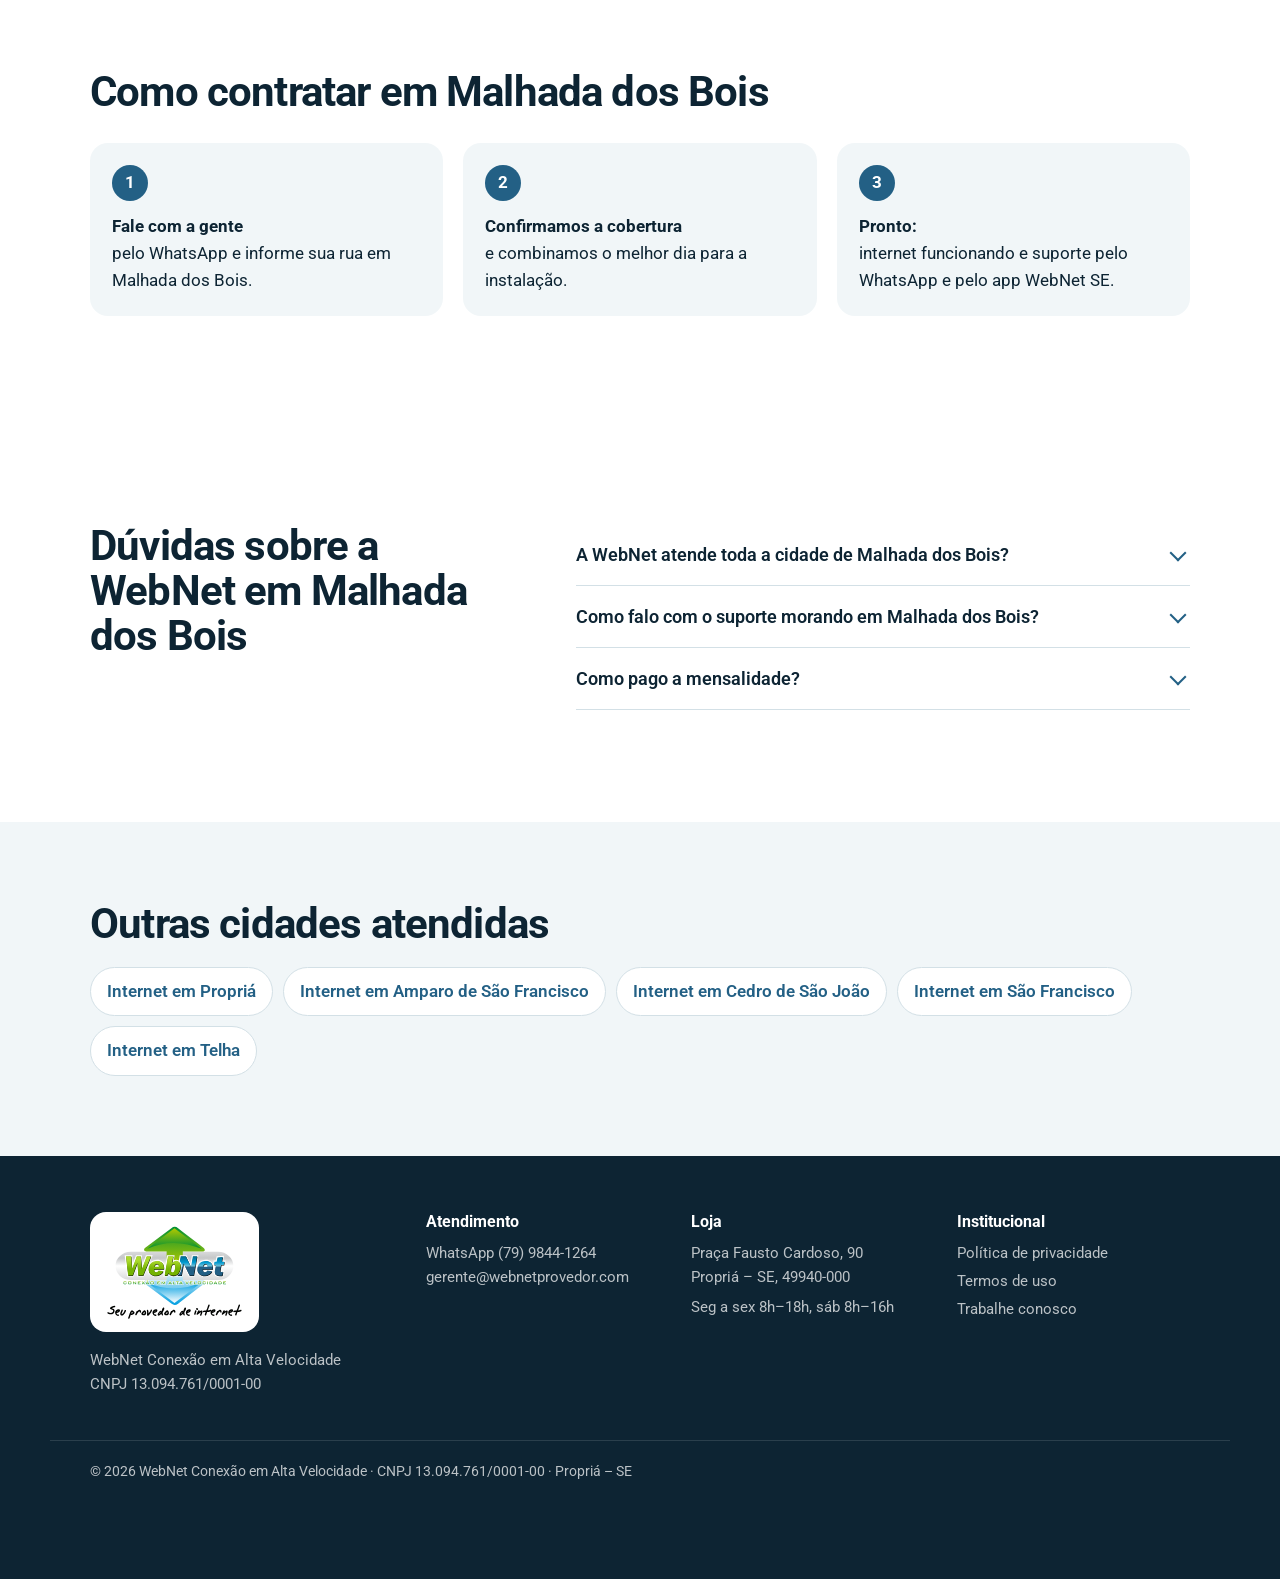
<file: internet-fibra-malhada-dos-bois.html>
<!doctype html>
<html lang="pt-BR">
<head>
  <meta charset="utf-8">
  <meta name="viewport" content="width=device-width, initial-scale=1">
  <title>Internet fibra em Malhada dos Bois – SE | WebNet</title>
  <meta name="description" content="Internet fibra óptica em Malhada dos Bois (SE) com a WebNet: planos de 150 a 800 Mega, Wi-Fi incluso e suporte pelo WhatsApp.">
  <link rel="canonical" href="__SITE_URL__/internet-fibra-malhada-dos-bois.html">
  <meta name="theme-color" content="#236085">
  <meta property="og:type" content="website">
  <meta property="og:locale" content="pt_BR">
  <meta property="og:site_name" content="WebNet">
  <meta property="og:title" content="Internet fibra em Malhada dos Bois – SE | WebNet">
  <meta property="og:description" content="Internet fibra óptica em Malhada dos Bois (SE) com a WebNet: planos de 150 a 800 Mega, Wi-Fi incluso e suporte pelo WhatsApp.">
  <meta property="og:url" content="__SITE_URL__/internet-fibra-malhada-dos-bois.html">
  <meta property="og:image" content="__SITE_URL__/img/og-webnet.png">
  <meta property="og:image:width" content="1200">
  <meta property="og:image:height" content="630">
  <meta property="og:image:alt" content="WebNet — Internet fibra em Propriá e região">
  <meta name="twitter:card" content="summary_large_image">
  <script type="application/ld+json">{"@context":"https://schema.org","@type":"Service","name":"Internet fibra em Malhada dos Bois","serviceType":"Provedor de internet fibra óptica","provider":{"@id":"__SITE_URL__/#empresa","@type":"LocalBusiness","name":"WebNet Conexão em Alta Velocidade","url":"__SITE_URL__/"},"areaServed":{"@type":"City","name":"Malhada dos Bois - SE"},"offers":[{"@type":"Offer","name":"Plano 150 Mega","price":"64.90","priceCurrency":"BRL"},{"@type":"Offer","name":"Plano 300 Mega","price":"74.90","priceCurrency":"BRL"},{"@type":"Offer","name":"Plano 500 Mega","price":"84.90","priceCurrency":"BRL"},{"@type":"Offer","name":"Plano 600 Mega","price":"94.90","priceCurrency":"BRL"},{"@type":"Offer","name":"Plano 800 Mega","price":"99.90","priceCurrency":"BRL"}]}</script>
  <link rel="icon" href="logo-marca.svg" type="image/svg+xml">
  <link rel="preload" href="fontes/roboto-latin.woff2" as="font" type="font/woff2" crossorigin>
  <link rel="stylesheet" href="styles.css">
</head>
<body>
  <svg width="0" height="0" style="position:absolute" aria-hidden="true"><symbol id="icone-whatsapp" viewBox="0 0 24 24"><path d="M17.472 14.382c-.297-.149-1.758-.867-2.03-.967-.273-.099-.471-.148-.67.15-.197.297-.767.966-.94 1.164-.173.199-.347.223-.644.075-.297-.15-1.255-.463-2.39-1.475-.883-.788-1.48-1.761-1.653-2.059-.173-.297-.018-.458.13-.606.134-.133.298-.347.446-.52.149-.174.198-.298.298-.497.099-.198.05-.371-.025-.52-.075-.149-.669-1.612-.916-2.207-.242-.579-.487-.5-.669-.51-.173-.008-.371-.01-.57-.01-.198 0-.52.074-.792.372-.272.297-1.04 1.016-1.04 2.479 0 1.462 1.065 2.875 1.213 3.074.149.198 2.096 3.2 5.077 4.487.709.306 1.262.489 1.694.625.712.227 1.36.195 1.871.118.571-.085 1.758-.719 2.006-1.413.248-.694.248-1.289.173-1.413-.074-.124-.272-.198-.57-.347m-5.421 7.403h-.004a9.87 9.87 0 01-5.031-1.378l-.361-.214-3.741.982.998-3.648-.235-.374a9.86 9.86 0 01-1.51-5.26c.001-5.45 4.436-9.884 9.888-9.884 2.64 0 5.122 1.03 6.988 2.898a9.825 9.825 0 012.893 6.994c-.003 5.45-4.437 9.884-9.885 9.884m8.413-18.297A11.815 11.815 0 0012.05 0C5.495 0 .16 5.335.157 11.892c0 2.096.547 4.142 1.588 5.945L.057 24l6.305-1.654a11.882 11.882 0 005.683 1.448h.005c6.554 0 11.89-5.335 11.893-11.893a11.821 11.821 0 00-3.48-8.413z"/></symbol></svg>
  <a class="skip" href="#conteudo">Pular para o conteúdo</a>

  <header class="topbar">
    <div class="wrap topbar__inner">
      <a href="index.html" class="logo">
        <img src="logo-marca.svg" alt="WebNet, página inicial" width="539" height="365">
      </a>
      <nav class="nav" aria-label="Principal">
        <a href="index.html#planos">Planos</a>
        <a href="index.html#novidades">Novidades</a>
        <a href="index.html#cobertura">Cobertura</a>
        <a href="index.html#ajuda">Ajuda</a>
        <a href="index.html#duvidas">Dúvidas</a>
      </nav>
      <div class="topbar__actions">
        <a href="#area-cliente" class="link-quiet" data-area-cliente>2ª via do boleto</a>
        <a href="#area-cliente" class="btn btn--ghost" data-area-cliente>Área do cliente</a>
      </div>
      <button class="menu-btn" aria-expanded="false" aria-controls="mobile-menu">Menu</button>
    </div>
    <div id="mobile-menu" class="mobile-menu" hidden>
      <a href="index.html#planos">Planos</a>
        <a href="index.html#novidades">Novidades</a>
      <a href="index.html#cobertura">Cobertura</a>
      <a href="index.html#ajuda">Ajuda</a>
      <a href="index.html#duvidas">Dúvidas</a>
      <a href="#area-cliente" data-area-cliente>2ª via do boleto</a>
      <a href="#area-cliente" data-area-cliente>Área do cliente</a>
    </div>
  </header>

  <main id="conteudo" class="cidade">
    <section class="cidade__topo">
      <div class="wrap">
        <nav class="migalhas" aria-label="Você está em"><a href="index.html">Início</a> <span aria-hidden="true">›</span> <a href="index.html#cobertura">Cidades atendidas</a> <span aria-hidden="true">›</span> <span aria-current="page">Malhada dos Bois</span></nav>
        <h1>Internet fibra em Malhada dos Bois – SE</h1>
        <p class="cidade__lead">A WebNet leva internet fibra óptica para Malhada dos Bois, com Wi-Fi incluso, equipe técnica da região e suporte pelo WhatsApp e pelo app WebNet SE.</p>
        <div class="cidade__acoes">
          <a class="btn btn--lime btn--wa" href="https://wa.me/557998441264?text=Ol%C3%A1!%20Moro%20em%20Malhada%20dos%20Bois%20e%20quero%20confirmar%20se%20a%20WebNet%20atende%20o%20meu%20endere%C3%A7o%3A%20" target="_blank" rel="noopener" data-evento="cidade-cobertura">
            <svg viewBox="0 0 24 24" aria-hidden="true"><use href="#icone-whatsapp"/></svg>
            Confirmar cobertura na minha rua
          </a>
          <a class="btn btn--light" href="#planos-cidade">Ver planos</a>
        </div>
      </div>
    </section>

    <section class="plans" id="planos-cidade">
      <div class="wrap">
        <div class="section-head">
          <h2>Planos de internet em Malhada dos Bois</h2>
          <p>Todos com wi-fi incluso, instalação grátis e sem limite de consumo.</p>
        </div>
        <div class="plans__grid">
          <article class="plan">
            
            <h3 class="plan__speed">150<small>Mega</small></h3>
            <p class="plan__for">Para 1 a 2 pessoas: redes sociais, estudo e vídeos em HD.</p>
            <p class="plan__price">R$ 64,90 <small>/mês</small></p>
            
            <a class="btn btn--ghost" href="https://wa.me/557998441264?text=Ol%C3%A1!%20Moro%20em%20Malhada%20dos%20Bois%20e%20quero%20contratar%20o%20plano%20de%20150%20Mega%20da%20WebNet." target="_blank" rel="noopener" data-evento="cidade-contratar" aria-label="Contratar 150 Mega em Malhada dos Bois">Contratar</a>
          </article>
          <article class="plan plan--featured">
            <span class="plan__tag">Mais contratado</span>
            <h3 class="plan__speed">300<small>Mega</small></h3>
            <p class="plan__for">Para 2 a 4 pessoas: streaming em HD, home office e chamadas de vídeo.</p>
            <p class="plan__price">R$ 74,90 <small>/mês</small></p>
            <ul><li>E-books inclusos (Estante Digital)</li></ul>
            <a class="btn btn--ghost" href="https://wa.me/557998441264?text=Ol%C3%A1!%20Moro%20em%20Malhada%20dos%20Bois%20e%20quero%20contratar%20o%20plano%20de%20300%20Mega%20da%20WebNet." target="_blank" rel="noopener" data-evento="cidade-contratar" aria-label="Contratar 300 Mega em Malhada dos Bois">Contratar</a>
          </article>
          <article class="plan">
            
            <h3 class="plan__speed">500<small>Mega</small></h3>
            <p class="plan__for">Para 4 a 6 pessoas: vídeo em 4K, chamadas e jogos ao mesmo tempo.</p>
            <p class="plan__price">R$ 84,90 <small>/mês</small></p>
            <ul><li>E-books inclusos (Estante Digital)</li></ul>
            <a class="btn btn--ghost" href="https://wa.me/557998441264?text=Ol%C3%A1!%20Moro%20em%20Malhada%20dos%20Bois%20e%20quero%20contratar%20o%20plano%20de%20500%20Mega%20da%20WebNet." target="_blank" rel="noopener" data-evento="cidade-contratar" aria-label="Contratar 500 Mega em Malhada dos Bois">Contratar</a>
          </article>
          <article class="plan">
            
            <h3 class="plan__speed">600<small>Mega</small></h3>
            <p class="plan__for">Para casas cheias e muitos aparelhos, incluindo câmeras e TV smart.</p>
            <p class="plan__price">R$ 94,90 <small>/mês</small></p>
            <ul><li>E-books inclusos (Estante Digital)</li></ul>
            <a class="btn btn--ghost" href="https://wa.me/557998441264?text=Ol%C3%A1!%20Moro%20em%20Malhada%20dos%20Bois%20e%20quero%20contratar%20o%20plano%20de%20600%20Mega%20da%20WebNet." target="_blank" rel="noopener" data-evento="cidade-contratar" aria-label="Contratar 600 Mega em Malhada dos Bois">Contratar</a>
          </article>
          <article class="plan">
            
            <h3 class="plan__speed">800<small>Mega</small></h3>
            <p class="plan__for">Para quem trabalha com arquivos pesados, transmite ao vivo ou joga online.</p>
            <p class="plan__price">R$ 99,90 <small>/mês</small></p>
            <ul><li>E-books inclusos (Estante Digital)</li></ul>
            <a class="btn btn--ghost" href="https://wa.me/557998441264?text=Ol%C3%A1!%20Moro%20em%20Malhada%20dos%20Bois%20e%20quero%20contratar%20o%20plano%20de%20800%20Mega%20da%20WebNet." target="_blank" rel="noopener" data-evento="cidade-contratar" aria-label="Contratar 800 Mega em Malhada dos Bois">Contratar</a>
          </article>
        </div>
        <p class="fine">A cobertura é confirmada rua a rua pela nossa equipe. Consulte as condições de instalação para o seu endereço.</p>
      </div>
    </section>

    <section class="cidade__passos">
      <div class="wrap">
        <h2>Como contratar em Malhada dos Bois</h2>
        <ol>
          <li><strong>Fale com a gente</strong> pelo WhatsApp e informe sua rua em Malhada dos Bois.</li>
          <li><strong>Confirmamos a cobertura</strong> e combinamos o melhor dia para a instalação.</li>
          <li><strong>Pronto:</strong> internet funcionando e suporte pelo WhatsApp e pelo app WebNet SE.</li>
        </ol>
      </div>
    </section>

    <section class="faq">
      <div class="wrap faq__grid">
        <h2>Dúvidas sobre a WebNet em Malhada dos Bois</h2>
        <div class="faq__list">
          <details>
            <summary>A WebNet atende toda a cidade de Malhada dos Bois?</summary>
            <p>Atendemos Malhada dos Bois e seguimos ampliando a rede. Como a cobertura depende da rua, a confirmação é feita pela nossa equipe: é só mandar seu endereço pelo WhatsApp.</p>
          </details>
          <details>
            <summary>Como falo com o suporte morando em Malhada dos Bois?</summary>
            <p>Pelo WhatsApp (79) 9844-1264, pelo app WebNet SE ou na nossa loja na Praça Fausto Cardoso, 90, em Propriá.</p>
          </details>
          <details>
            <summary>Como pago a mensalidade?</summary>
            <p>Pela Área do Cliente, no site ou no app WebNet SE, onde você consulta faturas e pega a 2ª via.</p>
          </details>
        </div>
      </div>
    </section>

    <section class="cidade__outras">
      <div class="wrap">
        <h2>Outras cidades atendidas</h2>
        <ul><li><a href="internet-fibra-propria.html">Internet em Propriá</a></li><li><a href="internet-fibra-amparo-de-sao-francisco.html">Internet em Amparo de São Francisco</a></li><li><a href="internet-fibra-cedro-de-sao-joao.html">Internet em Cedro de São João</a></li><li><a href="internet-fibra-sao-francisco.html">Internet em São Francisco</a></li><li><a href="internet-fibra-telha.html">Internet em Telha</a></li></ul>
      </div>
    </section>
  </main>

  <footer class="footer">
    <div class="wrap footer__grid">
      <div>
        <a href="index.html" class="logo logo--footer"><img src="webnet-logo.svg" alt="WebNet, seu provedor de internet" width="602" height="423"></a>
        <p>WebNet Conexão em Alta Velocidade<br>CNPJ 13.094.761/0001-00</p>
      </div>
      <div>
        <h3>Atendimento</h3>
        <p><a href="https://wa.me/557998441264" target="_blank" rel="noopener">WhatsApp (79) 9844-1264</a><br><a href="mailto:gerente@webnetprovedor.com">gerente@webnetprovedor.com</a></p>
      </div>
      <div>
        <h3>Loja</h3>
        <address>
          <a href="https://www.google.com/maps/search/?api=1&amp;query=Pra%C3%A7a+Fausto+Cardoso+90+Propri%C3%A1+SE+49940-000" target="_blank" rel="noopener">Praça Fausto Cardoso, 90<br>Propriá – SE, 49940-000</a>
        </address>
        <p>Seg a sex 8h–18h, sáb 8h–16h</p>
      </div>
      <div>
        <h3>Institucional</h3>
        <ul class="footer__links">
          <li><a href="#" data-contrato target="_blank" rel="noopener">Contrato de serviço</a></li>
          <li><a href="privacidade.html">Política de privacidade</a></li>
          <li><a href="termos.html">Termos de uso</a></li>
          <li><a href="#" data-trabalhe>Trabalhe conosco</a></li>
        </ul>
      </div>
    </div>
    <div class="wrap footer__legal">© <span id="year">2026</span> WebNet Conexão em Alta Velocidade · CNPJ 13.094.761/0001-00 · Propriá – SE</div>
  </footer>

  <script src="config.js"></script>
  <script src="comum.js"></script>
  <script src="area-cliente.js"></script>
  <div vw class="enabled"><div vw-access-button class="active"></div><div vw-plugin-wrapper><div class="vw-plugin-top-wrapper"></div></div></div>
  <script src="https://vlibras.gov.br/app/vlibras-plugin.js"></script>
  <script src="vlibras.js"></script>
</body>
</html>
</file>
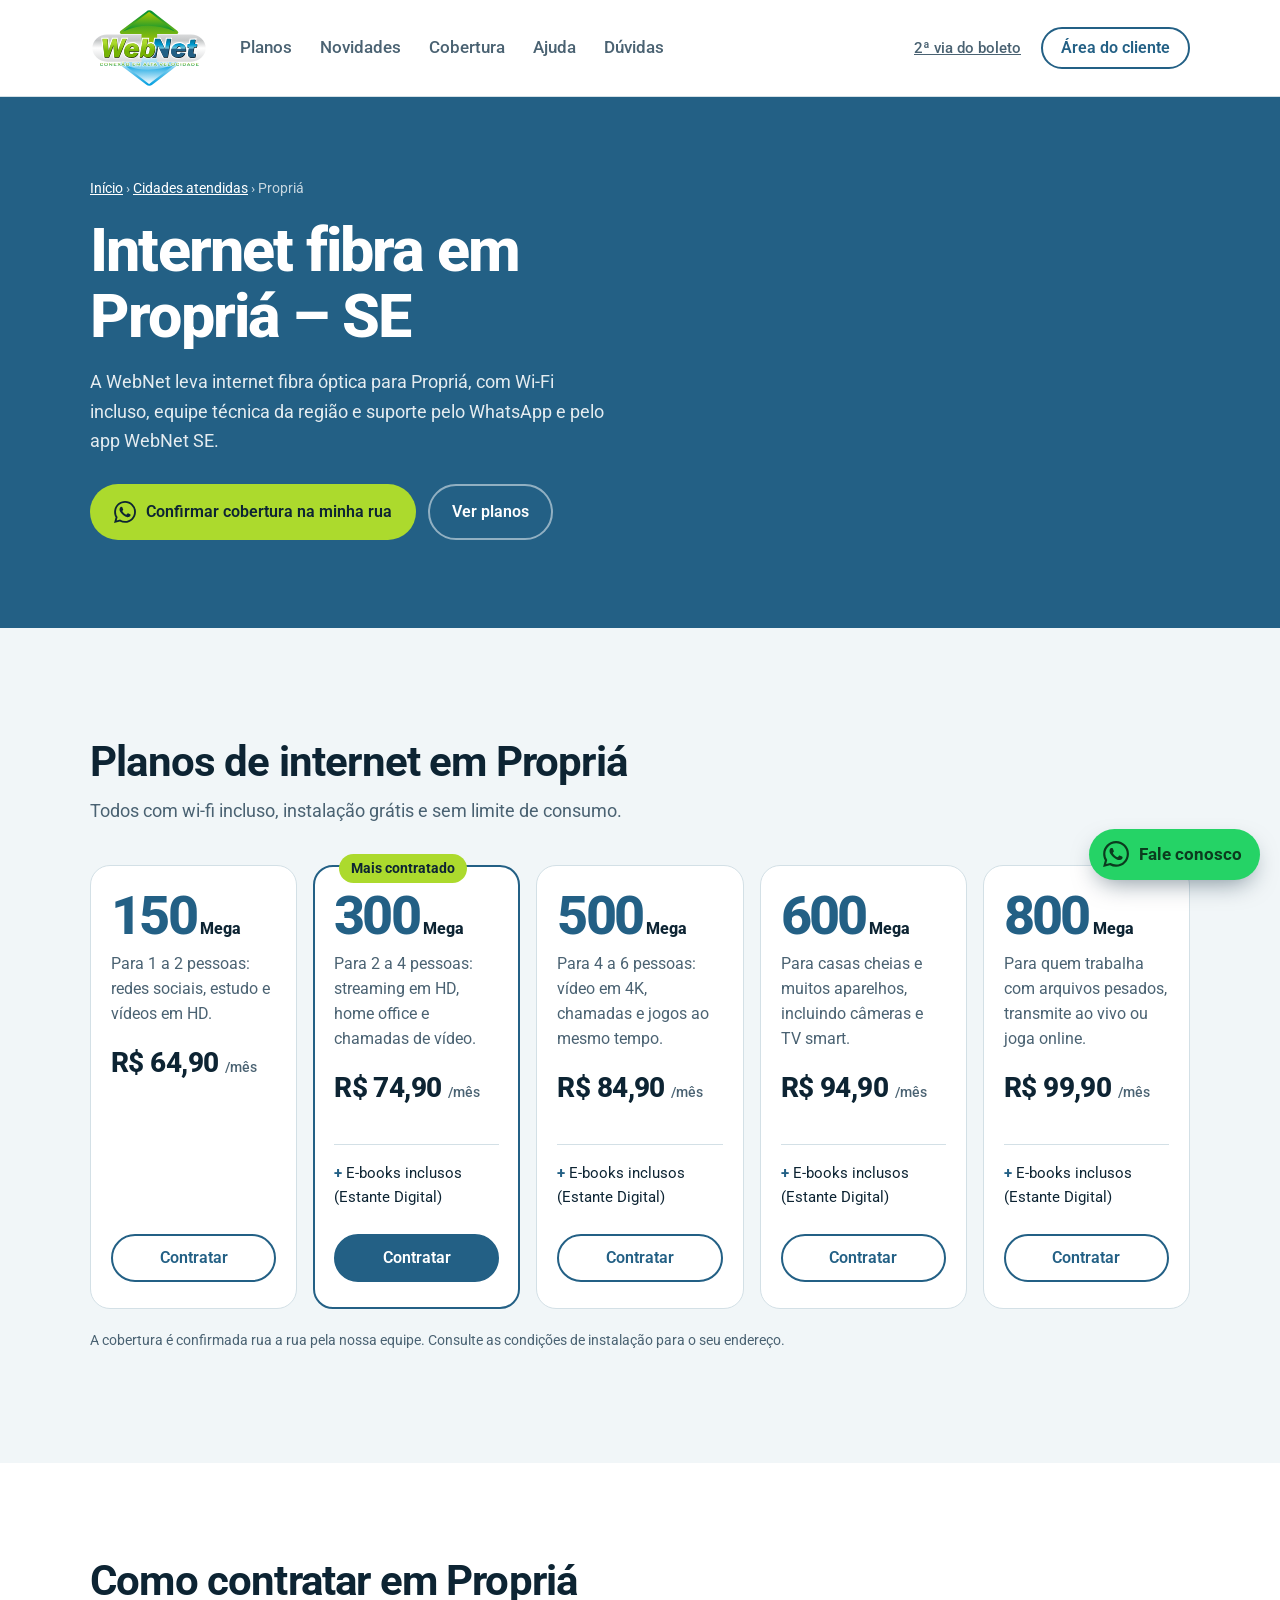
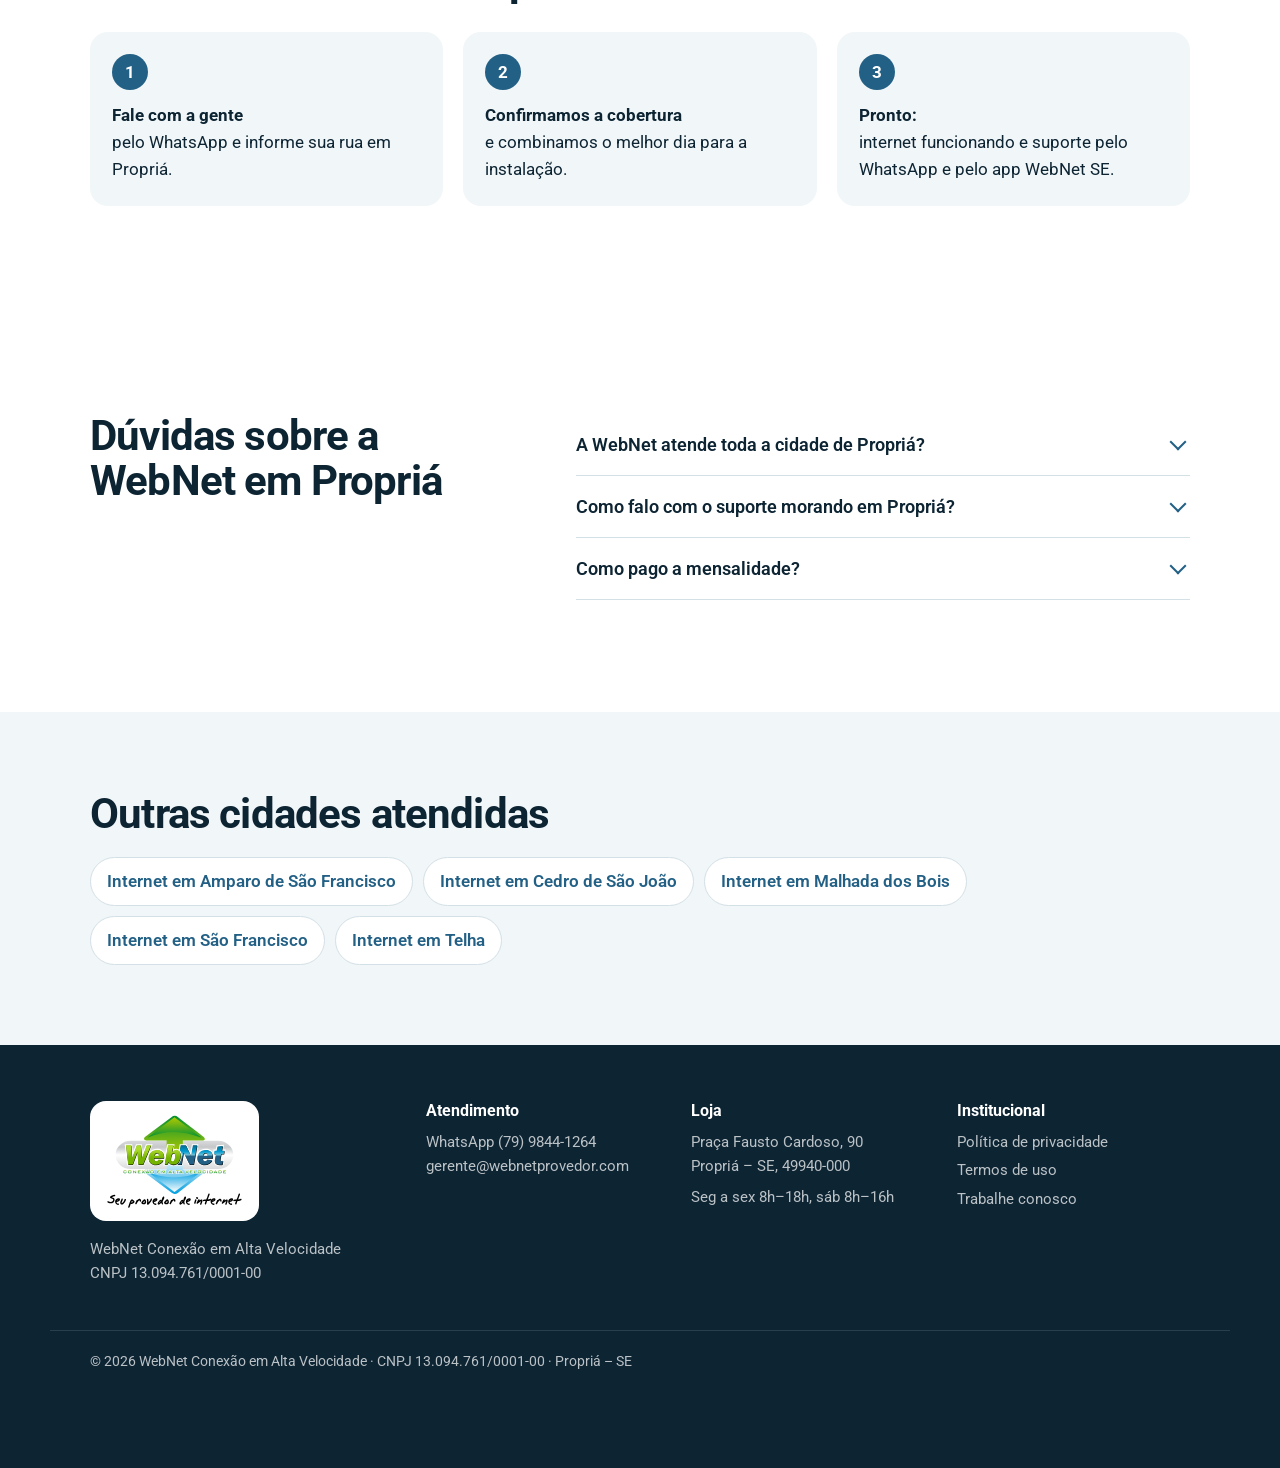
<file: internet-fibra-propria.html>
<!doctype html>
<html lang="pt-BR">
<head>
  <meta charset="utf-8">
  <meta name="viewport" content="width=device-width, initial-scale=1">
  <title>Internet fibra em Propriá – SE | WebNet</title>
  <meta name="description" content="Internet fibra óptica em Propriá (SE) com a WebNet: planos de 150 a 800 Mega, Wi-Fi incluso e suporte pelo WhatsApp.">
  <link rel="canonical" href="__SITE_URL__/internet-fibra-propria.html">
  <meta name="theme-color" content="#236085">
  <meta property="og:type" content="website">
  <meta property="og:locale" content="pt_BR">
  <meta property="og:site_name" content="WebNet">
  <meta property="og:title" content="Internet fibra em Propriá – SE | WebNet">
  <meta property="og:description" content="Internet fibra óptica em Propriá (SE) com a WebNet: planos de 150 a 800 Mega, Wi-Fi incluso e suporte pelo WhatsApp.">
  <meta property="og:url" content="__SITE_URL__/internet-fibra-propria.html">
  <meta property="og:image" content="__SITE_URL__/img/og-webnet.png">
  <meta property="og:image:width" content="1200">
  <meta property="og:image:height" content="630">
  <meta property="og:image:alt" content="WebNet — Internet fibra em Propriá e região">
  <meta name="twitter:card" content="summary_large_image">
  <script type="application/ld+json">{"@context":"https://schema.org","@type":"Service","name":"Internet fibra em Propriá","serviceType":"Provedor de internet fibra óptica","provider":{"@id":"__SITE_URL__/#empresa","@type":"LocalBusiness","name":"WebNet Conexão em Alta Velocidade","url":"__SITE_URL__/"},"areaServed":{"@type":"City","name":"Propriá - SE"},"offers":[{"@type":"Offer","name":"Plano 150 Mega","price":"64.90","priceCurrency":"BRL"},{"@type":"Offer","name":"Plano 300 Mega","price":"74.90","priceCurrency":"BRL"},{"@type":"Offer","name":"Plano 500 Mega","price":"84.90","priceCurrency":"BRL"},{"@type":"Offer","name":"Plano 600 Mega","price":"94.90","priceCurrency":"BRL"},{"@type":"Offer","name":"Plano 800 Mega","price":"99.90","priceCurrency":"BRL"}]}</script>
  <link rel="icon" href="logo-marca.svg" type="image/svg+xml">
  <link rel="preload" href="fontes/roboto-latin.woff2" as="font" type="font/woff2" crossorigin>
  <link rel="stylesheet" href="styles.css">
</head>
<body>
  <svg width="0" height="0" style="position:absolute" aria-hidden="true"><symbol id="icone-whatsapp" viewBox="0 0 24 24"><path d="M17.472 14.382c-.297-.149-1.758-.867-2.03-.967-.273-.099-.471-.148-.67.15-.197.297-.767.966-.94 1.164-.173.199-.347.223-.644.075-.297-.15-1.255-.463-2.39-1.475-.883-.788-1.48-1.761-1.653-2.059-.173-.297-.018-.458.13-.606.134-.133.298-.347.446-.52.149-.174.198-.298.298-.497.099-.198.05-.371-.025-.52-.075-.149-.669-1.612-.916-2.207-.242-.579-.487-.5-.669-.51-.173-.008-.371-.01-.57-.01-.198 0-.52.074-.792.372-.272.297-1.04 1.016-1.04 2.479 0 1.462 1.065 2.875 1.213 3.074.149.198 2.096 3.2 5.077 4.487.709.306 1.262.489 1.694.625.712.227 1.36.195 1.871.118.571-.085 1.758-.719 2.006-1.413.248-.694.248-1.289.173-1.413-.074-.124-.272-.198-.57-.347m-5.421 7.403h-.004a9.87 9.87 0 01-5.031-1.378l-.361-.214-3.741.982.998-3.648-.235-.374a9.86 9.86 0 01-1.51-5.26c.001-5.45 4.436-9.884 9.888-9.884 2.64 0 5.122 1.03 6.988 2.898a9.825 9.825 0 012.893 6.994c-.003 5.45-4.437 9.884-9.885 9.884m8.413-18.297A11.815 11.815 0 0012.05 0C5.495 0 .16 5.335.157 11.892c0 2.096.547 4.142 1.588 5.945L.057 24l6.305-1.654a11.882 11.882 0 005.683 1.448h.005c6.554 0 11.89-5.335 11.893-11.893a11.821 11.821 0 00-3.48-8.413z"/></symbol></svg>
  <a class="skip" href="#conteudo">Pular para o conteúdo</a>

  <header class="topbar">
    <div class="wrap topbar__inner">
      <a href="index.html" class="logo">
        <img src="logo-marca.svg" alt="WebNet, página inicial" width="539" height="365">
      </a>
      <nav class="nav" aria-label="Principal">
        <a href="index.html#planos">Planos</a>
        <a href="index.html#novidades">Novidades</a>
        <a href="index.html#cobertura">Cobertura</a>
        <a href="index.html#ajuda">Ajuda</a>
        <a href="index.html#duvidas">Dúvidas</a>
      </nav>
      <div class="topbar__actions">
        <a href="#area-cliente" class="link-quiet" data-area-cliente>2ª via do boleto</a>
        <a href="#area-cliente" class="btn btn--ghost" data-area-cliente>Área do cliente</a>
      </div>
      <button class="menu-btn" aria-expanded="false" aria-controls="mobile-menu">Menu</button>
    </div>
    <div id="mobile-menu" class="mobile-menu" hidden>
      <a href="index.html#planos">Planos</a>
        <a href="index.html#novidades">Novidades</a>
      <a href="index.html#cobertura">Cobertura</a>
      <a href="index.html#ajuda">Ajuda</a>
      <a href="index.html#duvidas">Dúvidas</a>
      <a href="#area-cliente" data-area-cliente>2ª via do boleto</a>
      <a href="#area-cliente" data-area-cliente>Área do cliente</a>
    </div>
  </header>

  <main id="conteudo" class="cidade">
    <section class="cidade__topo">
      <div class="wrap">
        <nav class="migalhas" aria-label="Você está em"><a href="index.html">Início</a> <span aria-hidden="true">›</span> <a href="index.html#cobertura">Cidades atendidas</a> <span aria-hidden="true">›</span> <span aria-current="page">Propriá</span></nav>
        <h1>Internet fibra em Propriá – SE</h1>
        <p class="cidade__lead">A WebNet leva internet fibra óptica para Propriá, com Wi-Fi incluso, equipe técnica da região e suporte pelo WhatsApp e pelo app WebNet SE.</p>
        <div class="cidade__acoes">
          <a class="btn btn--lime btn--wa" href="https://wa.me/557998441264?text=Ol%C3%A1!%20Moro%20em%20Propri%C3%A1%20e%20quero%20confirmar%20se%20a%20WebNet%20atende%20o%20meu%20endere%C3%A7o%3A%20" target="_blank" rel="noopener" data-evento="cidade-cobertura">
            <svg viewBox="0 0 24 24" aria-hidden="true"><use href="#icone-whatsapp"/></svg>
            Confirmar cobertura na minha rua
          </a>
          <a class="btn btn--light" href="#planos-cidade">Ver planos</a>
        </div>
      </div>
    </section>

    <section class="plans" id="planos-cidade">
      <div class="wrap">
        <div class="section-head">
          <h2>Planos de internet em Propriá</h2>
          <p>Todos com wi-fi incluso, instalação grátis e sem limite de consumo.</p>
        </div>
        <div class="plans__grid">
          <article class="plan">
            
            <h3 class="plan__speed">150<small>Mega</small></h3>
            <p class="plan__for">Para 1 a 2 pessoas: redes sociais, estudo e vídeos em HD.</p>
            <p class="plan__price">R$ 64,90 <small>/mês</small></p>
            
            <a class="btn btn--ghost" href="https://wa.me/557998441264?text=Ol%C3%A1!%20Moro%20em%20Propri%C3%A1%20e%20quero%20contratar%20o%20plano%20de%20150%20Mega%20da%20WebNet." target="_blank" rel="noopener" data-evento="cidade-contratar" aria-label="Contratar 150 Mega em Propriá">Contratar</a>
          </article>
          <article class="plan plan--featured">
            <span class="plan__tag">Mais contratado</span>
            <h3 class="plan__speed">300<small>Mega</small></h3>
            <p class="plan__for">Para 2 a 4 pessoas: streaming em HD, home office e chamadas de vídeo.</p>
            <p class="plan__price">R$ 74,90 <small>/mês</small></p>
            <ul><li>E-books inclusos (Estante Digital)</li></ul>
            <a class="btn btn--ghost" href="https://wa.me/557998441264?text=Ol%C3%A1!%20Moro%20em%20Propri%C3%A1%20e%20quero%20contratar%20o%20plano%20de%20300%20Mega%20da%20WebNet." target="_blank" rel="noopener" data-evento="cidade-contratar" aria-label="Contratar 300 Mega em Propriá">Contratar</a>
          </article>
          <article class="plan">
            
            <h3 class="plan__speed">500<small>Mega</small></h3>
            <p class="plan__for">Para 4 a 6 pessoas: vídeo em 4K, chamadas e jogos ao mesmo tempo.</p>
            <p class="plan__price">R$ 84,90 <small>/mês</small></p>
            <ul><li>E-books inclusos (Estante Digital)</li></ul>
            <a class="btn btn--ghost" href="https://wa.me/557998441264?text=Ol%C3%A1!%20Moro%20em%20Propri%C3%A1%20e%20quero%20contratar%20o%20plano%20de%20500%20Mega%20da%20WebNet." target="_blank" rel="noopener" data-evento="cidade-contratar" aria-label="Contratar 500 Mega em Propriá">Contratar</a>
          </article>
          <article class="plan">
            
            <h3 class="plan__speed">600<small>Mega</small></h3>
            <p class="plan__for">Para casas cheias e muitos aparelhos, incluindo câmeras e TV smart.</p>
            <p class="plan__price">R$ 94,90 <small>/mês</small></p>
            <ul><li>E-books inclusos (Estante Digital)</li></ul>
            <a class="btn btn--ghost" href="https://wa.me/557998441264?text=Ol%C3%A1!%20Moro%20em%20Propri%C3%A1%20e%20quero%20contratar%20o%20plano%20de%20600%20Mega%20da%20WebNet." target="_blank" rel="noopener" data-evento="cidade-contratar" aria-label="Contratar 600 Mega em Propriá">Contratar</a>
          </article>
          <article class="plan">
            
            <h3 class="plan__speed">800<small>Mega</small></h3>
            <p class="plan__for">Para quem trabalha com arquivos pesados, transmite ao vivo ou joga online.</p>
            <p class="plan__price">R$ 99,90 <small>/mês</small></p>
            <ul><li>E-books inclusos (Estante Digital)</li></ul>
            <a class="btn btn--ghost" href="https://wa.me/557998441264?text=Ol%C3%A1!%20Moro%20em%20Propri%C3%A1%20e%20quero%20contratar%20o%20plano%20de%20800%20Mega%20da%20WebNet." target="_blank" rel="noopener" data-evento="cidade-contratar" aria-label="Contratar 800 Mega em Propriá">Contratar</a>
          </article>
        </div>
        <p class="fine">A cobertura é confirmada rua a rua pela nossa equipe. Consulte as condições de instalação para o seu endereço.</p>
      </div>
    </section>

    <section class="cidade__passos">
      <div class="wrap">
        <h2>Como contratar em Propriá</h2>
        <ol>
          <li><strong>Fale com a gente</strong> pelo WhatsApp e informe sua rua em Propriá.</li>
          <li><strong>Confirmamos a cobertura</strong> e combinamos o melhor dia para a instalação.</li>
          <li><strong>Pronto:</strong> internet funcionando e suporte pelo WhatsApp e pelo app WebNet SE.</li>
        </ol>
      </div>
    </section>

    <section class="faq">
      <div class="wrap faq__grid">
        <h2>Dúvidas sobre a WebNet em Propriá</h2>
        <div class="faq__list">
          <details>
            <summary>A WebNet atende toda a cidade de Propriá?</summary>
            <p>Atendemos Propriá e seguimos ampliando a rede. Como a cobertura depende da rua, a confirmação é feita pela nossa equipe: é só mandar seu endereço pelo WhatsApp.</p>
          </details>
          <details>
            <summary>Como falo com o suporte morando em Propriá?</summary>
            <p>Pelo WhatsApp (79) 9844-1264, pelo app WebNet SE ou na nossa loja na Praça Fausto Cardoso, 90, em Propriá.</p>
          </details>
          <details>
            <summary>Como pago a mensalidade?</summary>
            <p>Pela Área do Cliente, no site ou no app WebNet SE, onde você consulta faturas e pega a 2ª via.</p>
          </details>
        </div>
      </div>
    </section>

    <section class="cidade__outras">
      <div class="wrap">
        <h2>Outras cidades atendidas</h2>
        <ul><li><a href="internet-fibra-amparo-de-sao-francisco.html">Internet em Amparo de São Francisco</a></li><li><a href="internet-fibra-cedro-de-sao-joao.html">Internet em Cedro de São João</a></li><li><a href="internet-fibra-malhada-dos-bois.html">Internet em Malhada dos Bois</a></li><li><a href="internet-fibra-sao-francisco.html">Internet em São Francisco</a></li><li><a href="internet-fibra-telha.html">Internet em Telha</a></li></ul>
      </div>
    </section>
  </main>

  <footer class="footer">
    <div class="wrap footer__grid">
      <div>
        <a href="index.html" class="logo logo--footer"><img src="webnet-logo.svg" alt="WebNet, seu provedor de internet" width="602" height="423"></a>
        <p>WebNet Conexão em Alta Velocidade<br>CNPJ 13.094.761/0001-00</p>
      </div>
      <div>
        <h3>Atendimento</h3>
        <p><a href="https://wa.me/557998441264" target="_blank" rel="noopener">WhatsApp (79) 9844-1264</a><br><a href="mailto:gerente@webnetprovedor.com">gerente@webnetprovedor.com</a></p>
      </div>
      <div>
        <h3>Loja</h3>
        <address>
          <a href="https://www.google.com/maps/search/?api=1&amp;query=Pra%C3%A7a+Fausto+Cardoso+90+Propri%C3%A1+SE+49940-000" target="_blank" rel="noopener">Praça Fausto Cardoso, 90<br>Propriá – SE, 49940-000</a>
        </address>
        <p>Seg a sex 8h–18h, sáb 8h–16h</p>
      </div>
      <div>
        <h3>Institucional</h3>
        <ul class="footer__links">
          <li><a href="#" data-contrato target="_blank" rel="noopener">Contrato de serviço</a></li>
          <li><a href="privacidade.html">Política de privacidade</a></li>
          <li><a href="termos.html">Termos de uso</a></li>
          <li><a href="#" data-trabalhe>Trabalhe conosco</a></li>
        </ul>
      </div>
    </div>
    <div class="wrap footer__legal">© <span id="year">2026</span> WebNet Conexão em Alta Velocidade · CNPJ 13.094.761/0001-00 · Propriá – SE</div>
  </footer>

  <script src="config.js"></script>
  <script src="comum.js"></script>
  <script src="area-cliente.js"></script>
  <div vw class="enabled"><div vw-access-button class="active"></div><div vw-plugin-wrapper><div class="vw-plugin-top-wrapper"></div></div></div>
  <script src="https://vlibras.gov.br/app/vlibras-plugin.js"></script>
  <script src="vlibras.js"></script>
</body>
</html>
</file>
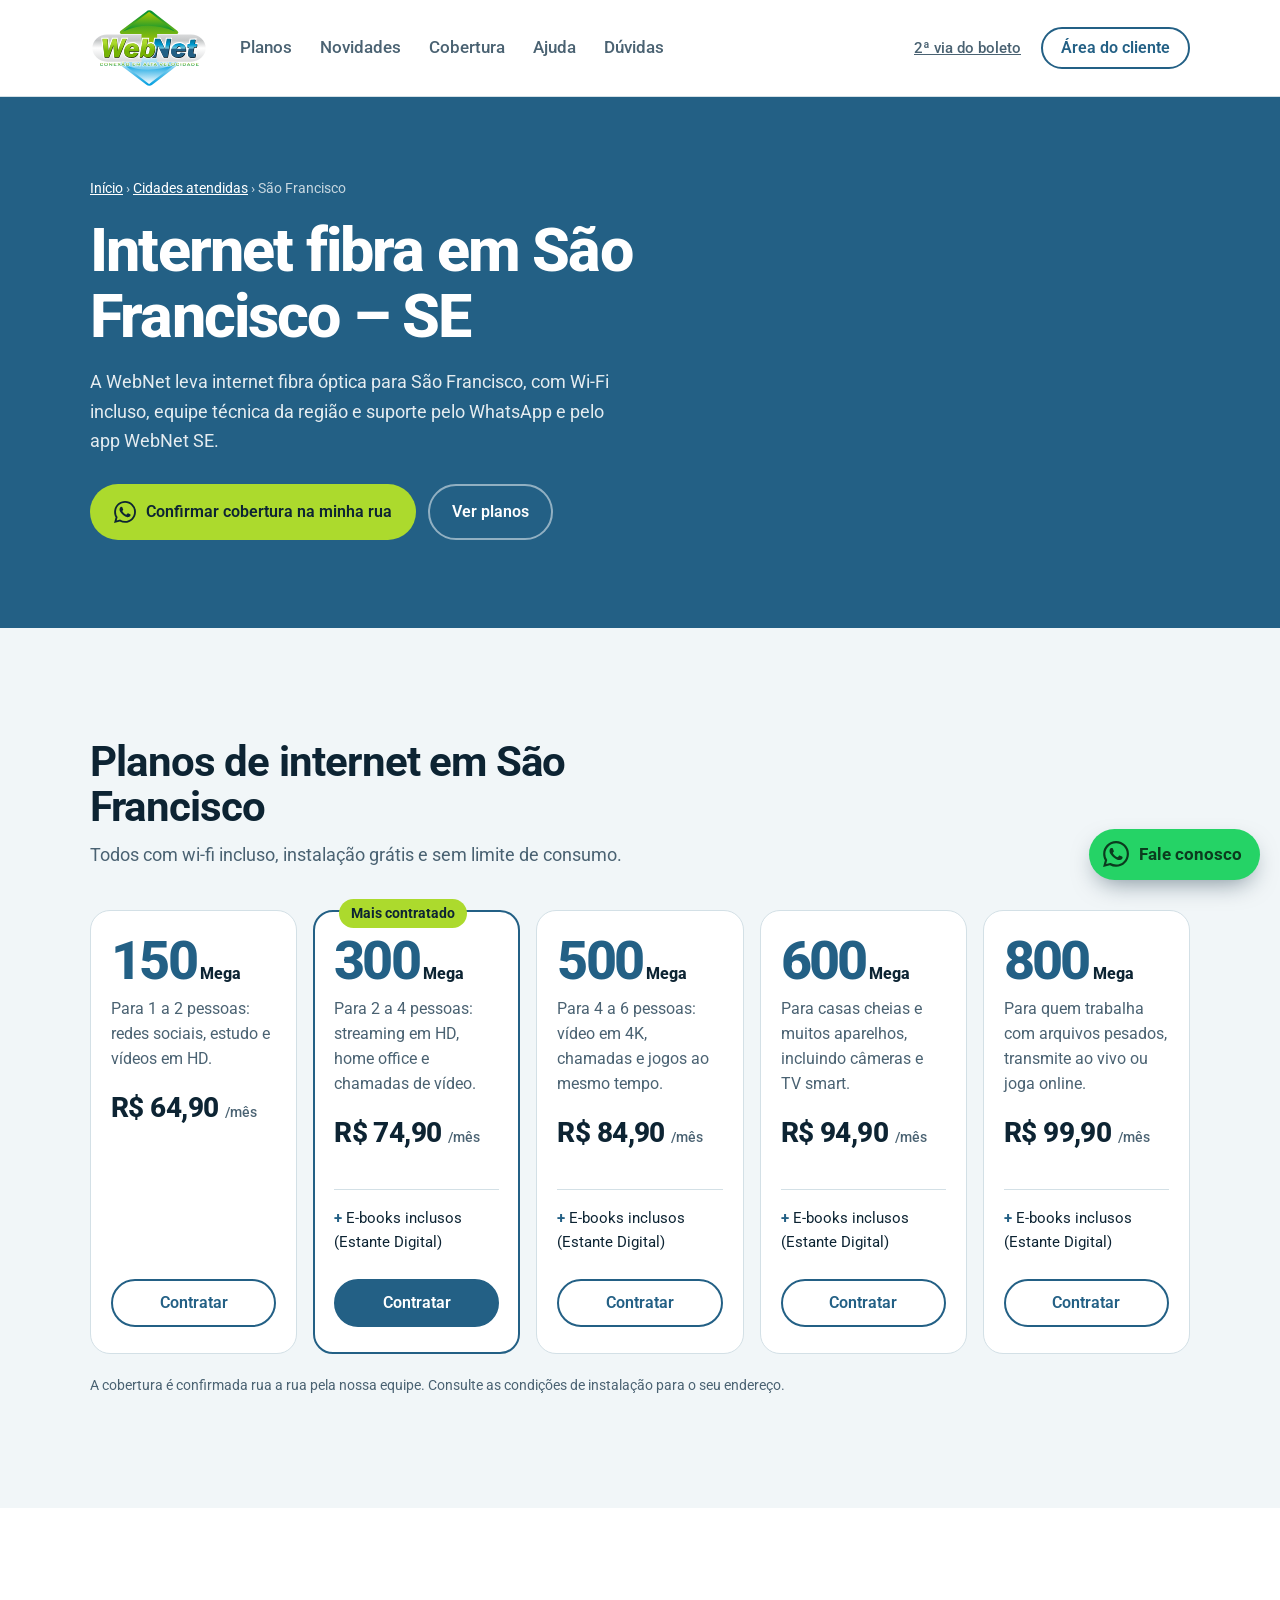
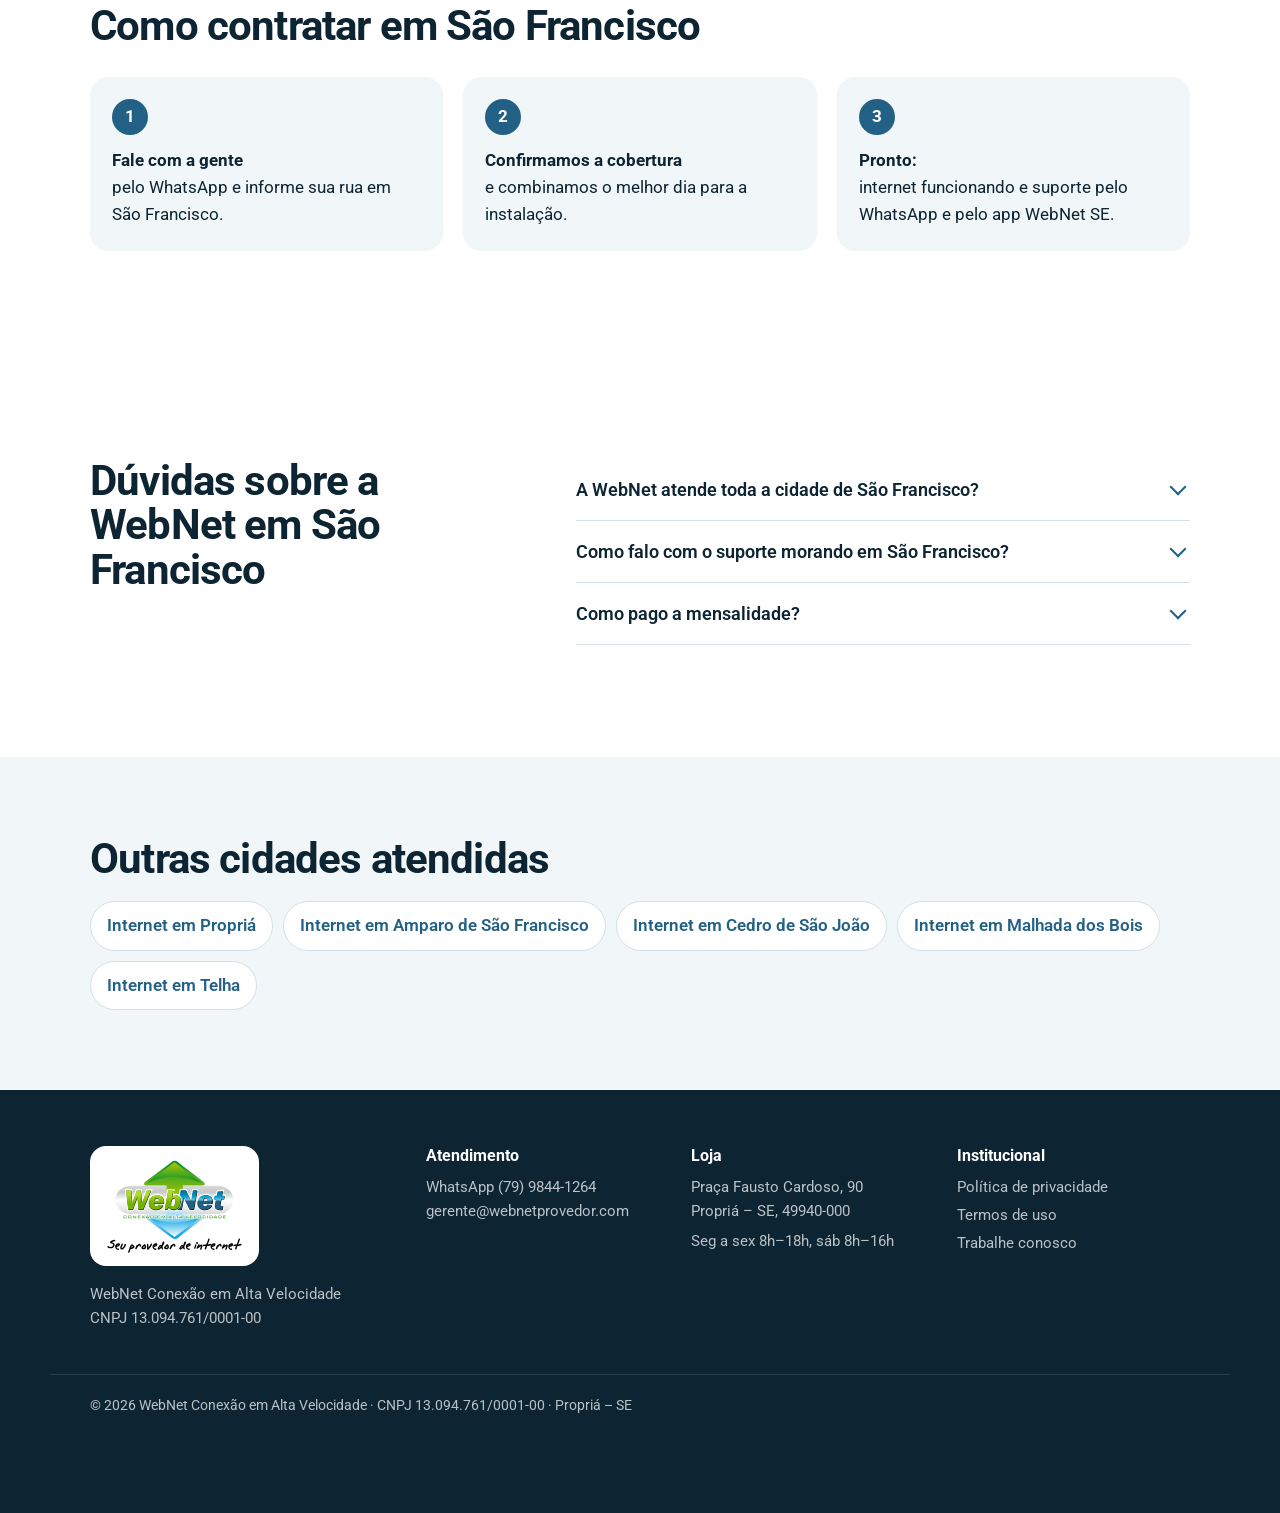
<file: internet-fibra-sao-francisco.html>
<!doctype html>
<html lang="pt-BR">
<head>
  <meta charset="utf-8">
  <meta name="viewport" content="width=device-width, initial-scale=1">
  <title>Internet fibra em São Francisco – SE | WebNet</title>
  <meta name="description" content="Internet fibra óptica em São Francisco (SE) com a WebNet: planos de 150 a 800 Mega, Wi-Fi incluso e suporte pelo WhatsApp.">
  <link rel="canonical" href="__SITE_URL__/internet-fibra-sao-francisco.html">
  <meta name="theme-color" content="#236085">
  <meta property="og:type" content="website">
  <meta property="og:locale" content="pt_BR">
  <meta property="og:site_name" content="WebNet">
  <meta property="og:title" content="Internet fibra em São Francisco – SE | WebNet">
  <meta property="og:description" content="Internet fibra óptica em São Francisco (SE) com a WebNet: planos de 150 a 800 Mega, Wi-Fi incluso e suporte pelo WhatsApp.">
  <meta property="og:url" content="__SITE_URL__/internet-fibra-sao-francisco.html">
  <meta property="og:image" content="__SITE_URL__/img/og-webnet.png">
  <meta property="og:image:width" content="1200">
  <meta property="og:image:height" content="630">
  <meta property="og:image:alt" content="WebNet — Internet fibra em Propriá e região">
  <meta name="twitter:card" content="summary_large_image">
  <script type="application/ld+json">{"@context":"https://schema.org","@type":"Service","name":"Internet fibra em São Francisco","serviceType":"Provedor de internet fibra óptica","provider":{"@id":"__SITE_URL__/#empresa","@type":"LocalBusiness","name":"WebNet Conexão em Alta Velocidade","url":"__SITE_URL__/"},"areaServed":{"@type":"City","name":"São Francisco - SE"},"offers":[{"@type":"Offer","name":"Plano 150 Mega","price":"64.90","priceCurrency":"BRL"},{"@type":"Offer","name":"Plano 300 Mega","price":"74.90","priceCurrency":"BRL"},{"@type":"Offer","name":"Plano 500 Mega","price":"84.90","priceCurrency":"BRL"},{"@type":"Offer","name":"Plano 600 Mega","price":"94.90","priceCurrency":"BRL"},{"@type":"Offer","name":"Plano 800 Mega","price":"99.90","priceCurrency":"BRL"}]}</script>
  <link rel="icon" href="logo-marca.svg" type="image/svg+xml">
  <link rel="preload" href="fontes/roboto-latin.woff2" as="font" type="font/woff2" crossorigin>
  <link rel="stylesheet" href="styles.css">
</head>
<body>
  <svg width="0" height="0" style="position:absolute" aria-hidden="true"><symbol id="icone-whatsapp" viewBox="0 0 24 24"><path d="M17.472 14.382c-.297-.149-1.758-.867-2.03-.967-.273-.099-.471-.148-.67.15-.197.297-.767.966-.94 1.164-.173.199-.347.223-.644.075-.297-.15-1.255-.463-2.39-1.475-.883-.788-1.48-1.761-1.653-2.059-.173-.297-.018-.458.13-.606.134-.133.298-.347.446-.52.149-.174.198-.298.298-.497.099-.198.05-.371-.025-.52-.075-.149-.669-1.612-.916-2.207-.242-.579-.487-.5-.669-.51-.173-.008-.371-.01-.57-.01-.198 0-.52.074-.792.372-.272.297-1.04 1.016-1.04 2.479 0 1.462 1.065 2.875 1.213 3.074.149.198 2.096 3.2 5.077 4.487.709.306 1.262.489 1.694.625.712.227 1.36.195 1.871.118.571-.085 1.758-.719 2.006-1.413.248-.694.248-1.289.173-1.413-.074-.124-.272-.198-.57-.347m-5.421 7.403h-.004a9.87 9.87 0 01-5.031-1.378l-.361-.214-3.741.982.998-3.648-.235-.374a9.86 9.86 0 01-1.51-5.26c.001-5.45 4.436-9.884 9.888-9.884 2.64 0 5.122 1.03 6.988 2.898a9.825 9.825 0 012.893 6.994c-.003 5.45-4.437 9.884-9.885 9.884m8.413-18.297A11.815 11.815 0 0012.05 0C5.495 0 .16 5.335.157 11.892c0 2.096.547 4.142 1.588 5.945L.057 24l6.305-1.654a11.882 11.882 0 005.683 1.448h.005c6.554 0 11.89-5.335 11.893-11.893a11.821 11.821 0 00-3.48-8.413z"/></symbol></svg>
  <a class="skip" href="#conteudo">Pular para o conteúdo</a>

  <header class="topbar">
    <div class="wrap topbar__inner">
      <a href="index.html" class="logo">
        <img src="logo-marca.svg" alt="WebNet, página inicial" width="539" height="365">
      </a>
      <nav class="nav" aria-label="Principal">
        <a href="index.html#planos">Planos</a>
        <a href="index.html#novidades">Novidades</a>
        <a href="index.html#cobertura">Cobertura</a>
        <a href="index.html#ajuda">Ajuda</a>
        <a href="index.html#duvidas">Dúvidas</a>
      </nav>
      <div class="topbar__actions">
        <a href="#area-cliente" class="link-quiet" data-area-cliente>2ª via do boleto</a>
        <a href="#area-cliente" class="btn btn--ghost" data-area-cliente>Área do cliente</a>
      </div>
      <button class="menu-btn" aria-expanded="false" aria-controls="mobile-menu">Menu</button>
    </div>
    <div id="mobile-menu" class="mobile-menu" hidden>
      <a href="index.html#planos">Planos</a>
        <a href="index.html#novidades">Novidades</a>
      <a href="index.html#cobertura">Cobertura</a>
      <a href="index.html#ajuda">Ajuda</a>
      <a href="index.html#duvidas">Dúvidas</a>
      <a href="#area-cliente" data-area-cliente>2ª via do boleto</a>
      <a href="#area-cliente" data-area-cliente>Área do cliente</a>
    </div>
  </header>

  <main id="conteudo" class="cidade">
    <section class="cidade__topo">
      <div class="wrap">
        <nav class="migalhas" aria-label="Você está em"><a href="index.html">Início</a> <span aria-hidden="true">›</span> <a href="index.html#cobertura">Cidades atendidas</a> <span aria-hidden="true">›</span> <span aria-current="page">São Francisco</span></nav>
        <h1>Internet fibra em São Francisco – SE</h1>
        <p class="cidade__lead">A WebNet leva internet fibra óptica para São Francisco, com Wi-Fi incluso, equipe técnica da região e suporte pelo WhatsApp e pelo app WebNet SE.</p>
        <div class="cidade__acoes">
          <a class="btn btn--lime btn--wa" href="https://wa.me/557998441264?text=Ol%C3%A1!%20Moro%20em%20S%C3%A3o%20Francisco%20e%20quero%20confirmar%20se%20a%20WebNet%20atende%20o%20meu%20endere%C3%A7o%3A%20" target="_blank" rel="noopener" data-evento="cidade-cobertura">
            <svg viewBox="0 0 24 24" aria-hidden="true"><use href="#icone-whatsapp"/></svg>
            Confirmar cobertura na minha rua
          </a>
          <a class="btn btn--light" href="#planos-cidade">Ver planos</a>
        </div>
      </div>
    </section>

    <section class="plans" id="planos-cidade">
      <div class="wrap">
        <div class="section-head">
          <h2>Planos de internet em São Francisco</h2>
          <p>Todos com wi-fi incluso, instalação grátis e sem limite de consumo.</p>
        </div>
        <div class="plans__grid">
          <article class="plan">
            
            <h3 class="plan__speed">150<small>Mega</small></h3>
            <p class="plan__for">Para 1 a 2 pessoas: redes sociais, estudo e vídeos em HD.</p>
            <p class="plan__price">R$ 64,90 <small>/mês</small></p>
            
            <a class="btn btn--ghost" href="https://wa.me/557998441264?text=Ol%C3%A1!%20Moro%20em%20S%C3%A3o%20Francisco%20e%20quero%20contratar%20o%20plano%20de%20150%20Mega%20da%20WebNet." target="_blank" rel="noopener" data-evento="cidade-contratar" aria-label="Contratar 150 Mega em São Francisco">Contratar</a>
          </article>
          <article class="plan plan--featured">
            <span class="plan__tag">Mais contratado</span>
            <h3 class="plan__speed">300<small>Mega</small></h3>
            <p class="plan__for">Para 2 a 4 pessoas: streaming em HD, home office e chamadas de vídeo.</p>
            <p class="plan__price">R$ 74,90 <small>/mês</small></p>
            <ul><li>E-books inclusos (Estante Digital)</li></ul>
            <a class="btn btn--ghost" href="https://wa.me/557998441264?text=Ol%C3%A1!%20Moro%20em%20S%C3%A3o%20Francisco%20e%20quero%20contratar%20o%20plano%20de%20300%20Mega%20da%20WebNet." target="_blank" rel="noopener" data-evento="cidade-contratar" aria-label="Contratar 300 Mega em São Francisco">Contratar</a>
          </article>
          <article class="plan">
            
            <h3 class="plan__speed">500<small>Mega</small></h3>
            <p class="plan__for">Para 4 a 6 pessoas: vídeo em 4K, chamadas e jogos ao mesmo tempo.</p>
            <p class="plan__price">R$ 84,90 <small>/mês</small></p>
            <ul><li>E-books inclusos (Estante Digital)</li></ul>
            <a class="btn btn--ghost" href="https://wa.me/557998441264?text=Ol%C3%A1!%20Moro%20em%20S%C3%A3o%20Francisco%20e%20quero%20contratar%20o%20plano%20de%20500%20Mega%20da%20WebNet." target="_blank" rel="noopener" data-evento="cidade-contratar" aria-label="Contratar 500 Mega em São Francisco">Contratar</a>
          </article>
          <article class="plan">
            
            <h3 class="plan__speed">600<small>Mega</small></h3>
            <p class="plan__for">Para casas cheias e muitos aparelhos, incluindo câmeras e TV smart.</p>
            <p class="plan__price">R$ 94,90 <small>/mês</small></p>
            <ul><li>E-books inclusos (Estante Digital)</li></ul>
            <a class="btn btn--ghost" href="https://wa.me/557998441264?text=Ol%C3%A1!%20Moro%20em%20S%C3%A3o%20Francisco%20e%20quero%20contratar%20o%20plano%20de%20600%20Mega%20da%20WebNet." target="_blank" rel="noopener" data-evento="cidade-contratar" aria-label="Contratar 600 Mega em São Francisco">Contratar</a>
          </article>
          <article class="plan">
            
            <h3 class="plan__speed">800<small>Mega</small></h3>
            <p class="plan__for">Para quem trabalha com arquivos pesados, transmite ao vivo ou joga online.</p>
            <p class="plan__price">R$ 99,90 <small>/mês</small></p>
            <ul><li>E-books inclusos (Estante Digital)</li></ul>
            <a class="btn btn--ghost" href="https://wa.me/557998441264?text=Ol%C3%A1!%20Moro%20em%20S%C3%A3o%20Francisco%20e%20quero%20contratar%20o%20plano%20de%20800%20Mega%20da%20WebNet." target="_blank" rel="noopener" data-evento="cidade-contratar" aria-label="Contratar 800 Mega em São Francisco">Contratar</a>
          </article>
        </div>
        <p class="fine">A cobertura é confirmada rua a rua pela nossa equipe. Consulte as condições de instalação para o seu endereço.</p>
      </div>
    </section>

    <section class="cidade__passos">
      <div class="wrap">
        <h2>Como contratar em São Francisco</h2>
        <ol>
          <li><strong>Fale com a gente</strong> pelo WhatsApp e informe sua rua em São Francisco.</li>
          <li><strong>Confirmamos a cobertura</strong> e combinamos o melhor dia para a instalação.</li>
          <li><strong>Pronto:</strong> internet funcionando e suporte pelo WhatsApp e pelo app WebNet SE.</li>
        </ol>
      </div>
    </section>

    <section class="faq">
      <div class="wrap faq__grid">
        <h2>Dúvidas sobre a WebNet em São Francisco</h2>
        <div class="faq__list">
          <details>
            <summary>A WebNet atende toda a cidade de São Francisco?</summary>
            <p>Atendemos São Francisco e seguimos ampliando a rede. Como a cobertura depende da rua, a confirmação é feita pela nossa equipe: é só mandar seu endereço pelo WhatsApp.</p>
          </details>
          <details>
            <summary>Como falo com o suporte morando em São Francisco?</summary>
            <p>Pelo WhatsApp (79) 9844-1264, pelo app WebNet SE ou na nossa loja na Praça Fausto Cardoso, 90, em Propriá.</p>
          </details>
          <details>
            <summary>Como pago a mensalidade?</summary>
            <p>Pela Área do Cliente, no site ou no app WebNet SE, onde você consulta faturas e pega a 2ª via.</p>
          </details>
        </div>
      </div>
    </section>

    <section class="cidade__outras">
      <div class="wrap">
        <h2>Outras cidades atendidas</h2>
        <ul><li><a href="internet-fibra-propria.html">Internet em Propriá</a></li><li><a href="internet-fibra-amparo-de-sao-francisco.html">Internet em Amparo de São Francisco</a></li><li><a href="internet-fibra-cedro-de-sao-joao.html">Internet em Cedro de São João</a></li><li><a href="internet-fibra-malhada-dos-bois.html">Internet em Malhada dos Bois</a></li><li><a href="internet-fibra-telha.html">Internet em Telha</a></li></ul>
      </div>
    </section>
  </main>

  <footer class="footer">
    <div class="wrap footer__grid">
      <div>
        <a href="index.html" class="logo logo--footer"><img src="webnet-logo.svg" alt="WebNet, seu provedor de internet" width="602" height="423"></a>
        <p>WebNet Conexão em Alta Velocidade<br>CNPJ 13.094.761/0001-00</p>
      </div>
      <div>
        <h3>Atendimento</h3>
        <p><a href="https://wa.me/557998441264" target="_blank" rel="noopener">WhatsApp (79) 9844-1264</a><br><a href="mailto:gerente@webnetprovedor.com">gerente@webnetprovedor.com</a></p>
      </div>
      <div>
        <h3>Loja</h3>
        <address>
          <a href="https://www.google.com/maps/search/?api=1&amp;query=Pra%C3%A7a+Fausto+Cardoso+90+Propri%C3%A1+SE+49940-000" target="_blank" rel="noopener">Praça Fausto Cardoso, 90<br>Propriá – SE, 49940-000</a>
        </address>
        <p>Seg a sex 8h–18h, sáb 8h–16h</p>
      </div>
      <div>
        <h3>Institucional</h3>
        <ul class="footer__links">
          <li><a href="#" data-contrato target="_blank" rel="noopener">Contrato de serviço</a></li>
          <li><a href="privacidade.html">Política de privacidade</a></li>
          <li><a href="termos.html">Termos de uso</a></li>
          <li><a href="#" data-trabalhe>Trabalhe conosco</a></li>
        </ul>
      </div>
    </div>
    <div class="wrap footer__legal">© <span id="year">2026</span> WebNet Conexão em Alta Velocidade · CNPJ 13.094.761/0001-00 · Propriá – SE</div>
  </footer>

  <script src="config.js"></script>
  <script src="comum.js"></script>
  <script src="area-cliente.js"></script>
  <div vw class="enabled"><div vw-access-button class="active"></div><div vw-plugin-wrapper><div class="vw-plugin-top-wrapper"></div></div></div>
  <script src="https://vlibras.gov.br/app/vlibras-plugin.js"></script>
  <script src="vlibras.js"></script>
</body>
</html>
</file>
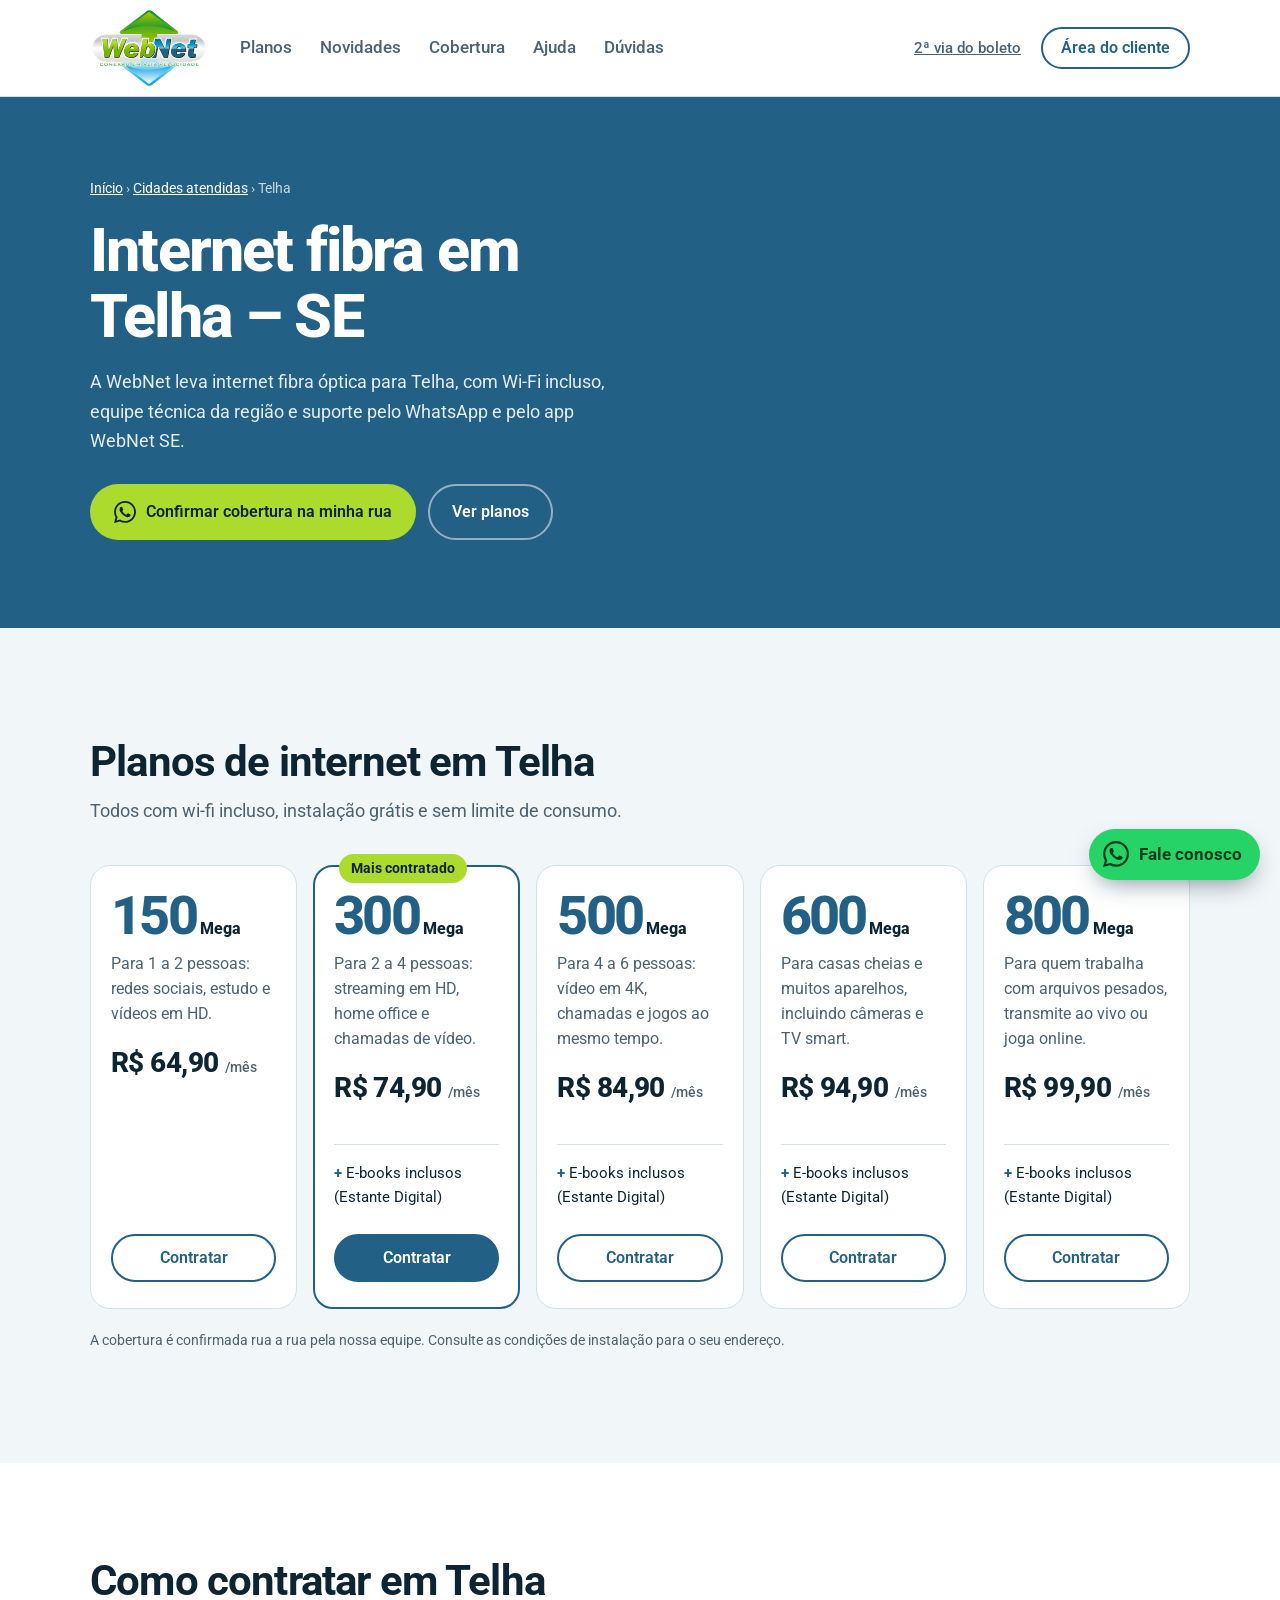
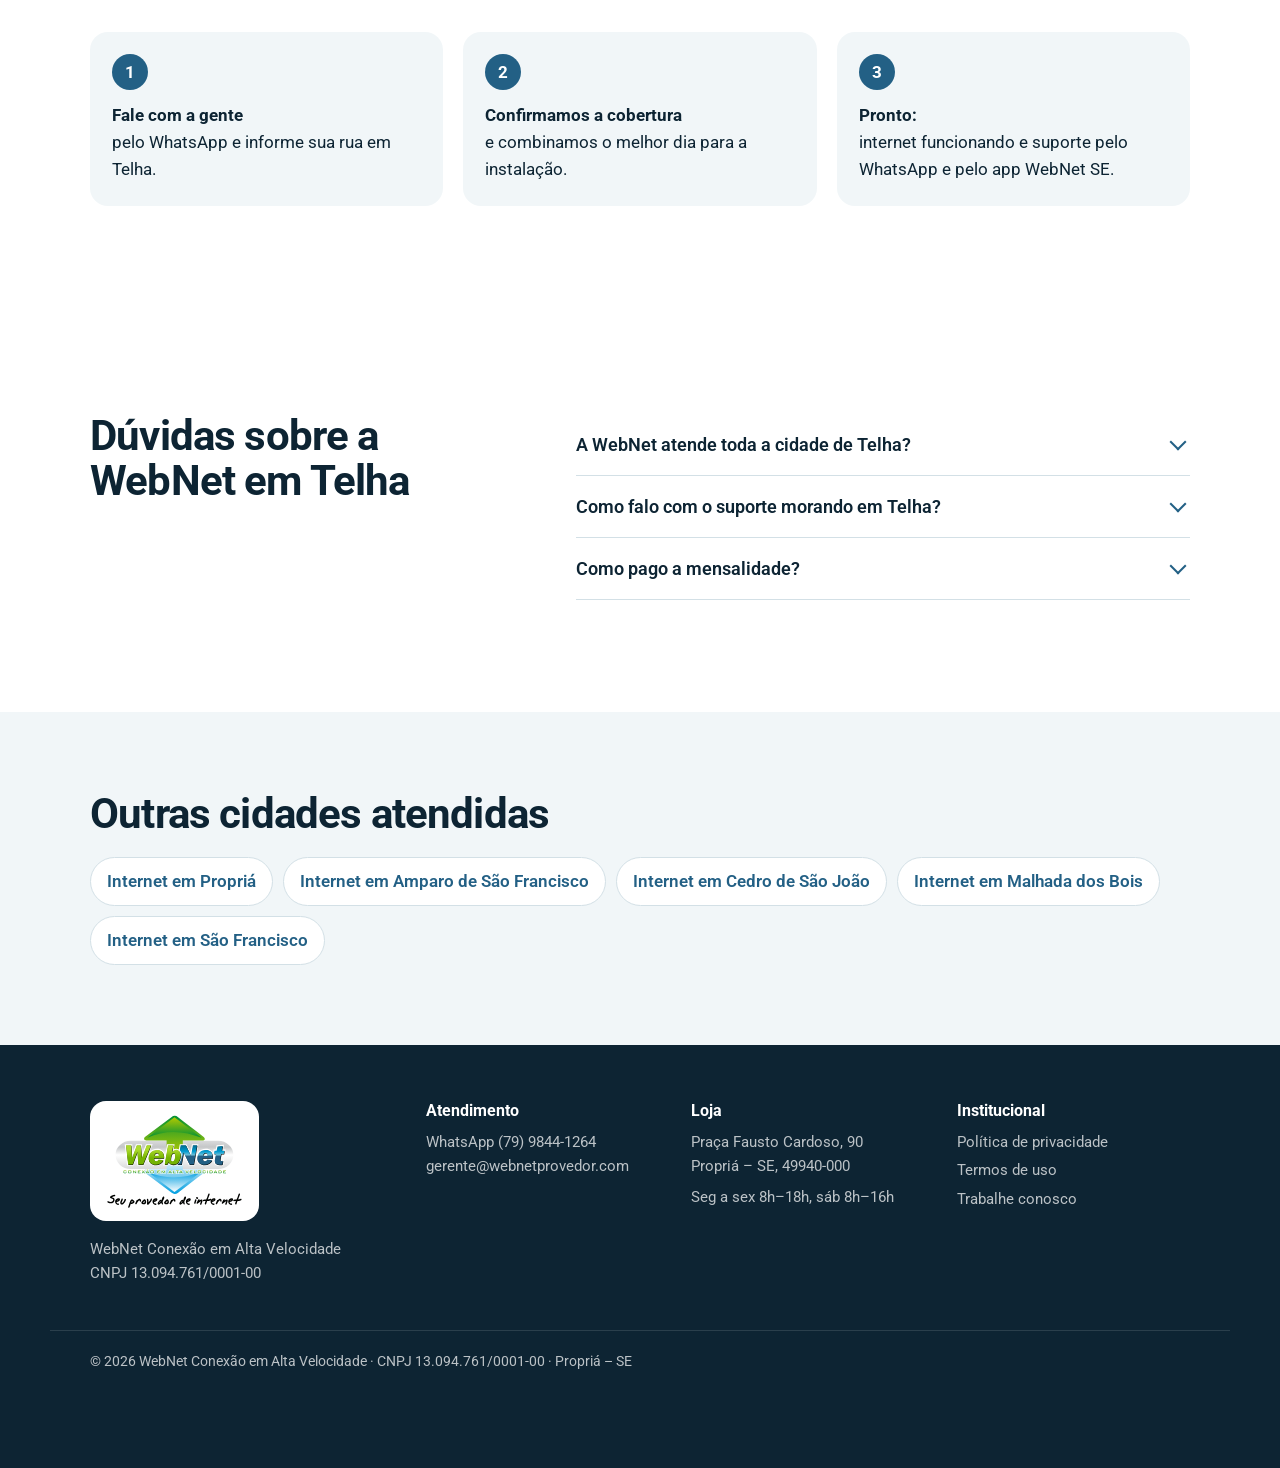
<file: internet-fibra-telha.html>
<!doctype html>
<html lang="pt-BR">
<head>
  <meta charset="utf-8">
  <meta name="viewport" content="width=device-width, initial-scale=1">
  <title>Internet fibra em Telha – SE | WebNet</title>
  <meta name="description" content="Internet fibra óptica em Telha (SE) com a WebNet: planos de 150 a 800 Mega, Wi-Fi incluso e suporte pelo WhatsApp.">
  <link rel="canonical" href="__SITE_URL__/internet-fibra-telha.html">
  <meta name="theme-color" content="#236085">
  <meta property="og:type" content="website">
  <meta property="og:locale" content="pt_BR">
  <meta property="og:site_name" content="WebNet">
  <meta property="og:title" content="Internet fibra em Telha – SE | WebNet">
  <meta property="og:description" content="Internet fibra óptica em Telha (SE) com a WebNet: planos de 150 a 800 Mega, Wi-Fi incluso e suporte pelo WhatsApp.">
  <meta property="og:url" content="__SITE_URL__/internet-fibra-telha.html">
  <meta property="og:image" content="__SITE_URL__/img/og-webnet.png">
  <meta property="og:image:width" content="1200">
  <meta property="og:image:height" content="630">
  <meta property="og:image:alt" content="WebNet — Internet fibra em Propriá e região">
  <meta name="twitter:card" content="summary_large_image">
  <script type="application/ld+json">{"@context":"https://schema.org","@type":"Service","name":"Internet fibra em Telha","serviceType":"Provedor de internet fibra óptica","provider":{"@id":"__SITE_URL__/#empresa","@type":"LocalBusiness","name":"WebNet Conexão em Alta Velocidade","url":"__SITE_URL__/"},"areaServed":{"@type":"City","name":"Telha - SE"},"offers":[{"@type":"Offer","name":"Plano 150 Mega","price":"64.90","priceCurrency":"BRL"},{"@type":"Offer","name":"Plano 300 Mega","price":"74.90","priceCurrency":"BRL"},{"@type":"Offer","name":"Plano 500 Mega","price":"84.90","priceCurrency":"BRL"},{"@type":"Offer","name":"Plano 600 Mega","price":"94.90","priceCurrency":"BRL"},{"@type":"Offer","name":"Plano 800 Mega","price":"99.90","priceCurrency":"BRL"}]}</script>
  <link rel="icon" href="logo-marca.svg" type="image/svg+xml">
  <link rel="preload" href="fontes/roboto-latin.woff2" as="font" type="font/woff2" crossorigin>
  <link rel="stylesheet" href="styles.css">
</head>
<body>
  <svg width="0" height="0" style="position:absolute" aria-hidden="true"><symbol id="icone-whatsapp" viewBox="0 0 24 24"><path d="M17.472 14.382c-.297-.149-1.758-.867-2.03-.967-.273-.099-.471-.148-.67.15-.197.297-.767.966-.94 1.164-.173.199-.347.223-.644.075-.297-.15-1.255-.463-2.39-1.475-.883-.788-1.48-1.761-1.653-2.059-.173-.297-.018-.458.13-.606.134-.133.298-.347.446-.52.149-.174.198-.298.298-.497.099-.198.05-.371-.025-.52-.075-.149-.669-1.612-.916-2.207-.242-.579-.487-.5-.669-.51-.173-.008-.371-.01-.57-.01-.198 0-.52.074-.792.372-.272.297-1.04 1.016-1.04 2.479 0 1.462 1.065 2.875 1.213 3.074.149.198 2.096 3.2 5.077 4.487.709.306 1.262.489 1.694.625.712.227 1.36.195 1.871.118.571-.085 1.758-.719 2.006-1.413.248-.694.248-1.289.173-1.413-.074-.124-.272-.198-.57-.347m-5.421 7.403h-.004a9.87 9.87 0 01-5.031-1.378l-.361-.214-3.741.982.998-3.648-.235-.374a9.86 9.86 0 01-1.51-5.26c.001-5.45 4.436-9.884 9.888-9.884 2.64 0 5.122 1.03 6.988 2.898a9.825 9.825 0 012.893 6.994c-.003 5.45-4.437 9.884-9.885 9.884m8.413-18.297A11.815 11.815 0 0012.05 0C5.495 0 .16 5.335.157 11.892c0 2.096.547 4.142 1.588 5.945L.057 24l6.305-1.654a11.882 11.882 0 005.683 1.448h.005c6.554 0 11.89-5.335 11.893-11.893a11.821 11.821 0 00-3.48-8.413z"/></symbol></svg>
  <a class="skip" href="#conteudo">Pular para o conteúdo</a>

  <header class="topbar">
    <div class="wrap topbar__inner">
      <a href="index.html" class="logo">
        <img src="logo-marca.svg" alt="WebNet, página inicial" width="539" height="365">
      </a>
      <nav class="nav" aria-label="Principal">
        <a href="index.html#planos">Planos</a>
        <a href="index.html#novidades">Novidades</a>
        <a href="index.html#cobertura">Cobertura</a>
        <a href="index.html#ajuda">Ajuda</a>
        <a href="index.html#duvidas">Dúvidas</a>
      </nav>
      <div class="topbar__actions">
        <a href="#area-cliente" class="link-quiet" data-area-cliente>2ª via do boleto</a>
        <a href="#area-cliente" class="btn btn--ghost" data-area-cliente>Área do cliente</a>
      </div>
      <button class="menu-btn" aria-expanded="false" aria-controls="mobile-menu">Menu</button>
    </div>
    <div id="mobile-menu" class="mobile-menu" hidden>
      <a href="index.html#planos">Planos</a>
        <a href="index.html#novidades">Novidades</a>
      <a href="index.html#cobertura">Cobertura</a>
      <a href="index.html#ajuda">Ajuda</a>
      <a href="index.html#duvidas">Dúvidas</a>
      <a href="#area-cliente" data-area-cliente>2ª via do boleto</a>
      <a href="#area-cliente" data-area-cliente>Área do cliente</a>
    </div>
  </header>

  <main id="conteudo" class="cidade">
    <section class="cidade__topo">
      <div class="wrap">
        <nav class="migalhas" aria-label="Você está em"><a href="index.html">Início</a> <span aria-hidden="true">›</span> <a href="index.html#cobertura">Cidades atendidas</a> <span aria-hidden="true">›</span> <span aria-current="page">Telha</span></nav>
        <h1>Internet fibra em Telha – SE</h1>
        <p class="cidade__lead">A WebNet leva internet fibra óptica para Telha, com Wi-Fi incluso, equipe técnica da região e suporte pelo WhatsApp e pelo app WebNet SE.</p>
        <div class="cidade__acoes">
          <a class="btn btn--lime btn--wa" href="https://wa.me/557998441264?text=Ol%C3%A1!%20Moro%20em%20Telha%20e%20quero%20confirmar%20se%20a%20WebNet%20atende%20o%20meu%20endere%C3%A7o%3A%20" target="_blank" rel="noopener" data-evento="cidade-cobertura">
            <svg viewBox="0 0 24 24" aria-hidden="true"><use href="#icone-whatsapp"/></svg>
            Confirmar cobertura na minha rua
          </a>
          <a class="btn btn--light" href="#planos-cidade">Ver planos</a>
        </div>
      </div>
    </section>

    <section class="plans" id="planos-cidade">
      <div class="wrap">
        <div class="section-head">
          <h2>Planos de internet em Telha</h2>
          <p>Todos com wi-fi incluso, instalação grátis e sem limite de consumo.</p>
        </div>
        <div class="plans__grid">
          <article class="plan">
            
            <h3 class="plan__speed">150<small>Mega</small></h3>
            <p class="plan__for">Para 1 a 2 pessoas: redes sociais, estudo e vídeos em HD.</p>
            <p class="plan__price">R$ 64,90 <small>/mês</small></p>
            
            <a class="btn btn--ghost" href="https://wa.me/557998441264?text=Ol%C3%A1!%20Moro%20em%20Telha%20e%20quero%20contratar%20o%20plano%20de%20150%20Mega%20da%20WebNet." target="_blank" rel="noopener" data-evento="cidade-contratar" aria-label="Contratar 150 Mega em Telha">Contratar</a>
          </article>
          <article class="plan plan--featured">
            <span class="plan__tag">Mais contratado</span>
            <h3 class="plan__speed">300<small>Mega</small></h3>
            <p class="plan__for">Para 2 a 4 pessoas: streaming em HD, home office e chamadas de vídeo.</p>
            <p class="plan__price">R$ 74,90 <small>/mês</small></p>
            <ul><li>E-books inclusos (Estante Digital)</li></ul>
            <a class="btn btn--ghost" href="https://wa.me/557998441264?text=Ol%C3%A1!%20Moro%20em%20Telha%20e%20quero%20contratar%20o%20plano%20de%20300%20Mega%20da%20WebNet." target="_blank" rel="noopener" data-evento="cidade-contratar" aria-label="Contratar 300 Mega em Telha">Contratar</a>
          </article>
          <article class="plan">
            
            <h3 class="plan__speed">500<small>Mega</small></h3>
            <p class="plan__for">Para 4 a 6 pessoas: vídeo em 4K, chamadas e jogos ao mesmo tempo.</p>
            <p class="plan__price">R$ 84,90 <small>/mês</small></p>
            <ul><li>E-books inclusos (Estante Digital)</li></ul>
            <a class="btn btn--ghost" href="https://wa.me/557998441264?text=Ol%C3%A1!%20Moro%20em%20Telha%20e%20quero%20contratar%20o%20plano%20de%20500%20Mega%20da%20WebNet." target="_blank" rel="noopener" data-evento="cidade-contratar" aria-label="Contratar 500 Mega em Telha">Contratar</a>
          </article>
          <article class="plan">
            
            <h3 class="plan__speed">600<small>Mega</small></h3>
            <p class="plan__for">Para casas cheias e muitos aparelhos, incluindo câmeras e TV smart.</p>
            <p class="plan__price">R$ 94,90 <small>/mês</small></p>
            <ul><li>E-books inclusos (Estante Digital)</li></ul>
            <a class="btn btn--ghost" href="https://wa.me/557998441264?text=Ol%C3%A1!%20Moro%20em%20Telha%20e%20quero%20contratar%20o%20plano%20de%20600%20Mega%20da%20WebNet." target="_blank" rel="noopener" data-evento="cidade-contratar" aria-label="Contratar 600 Mega em Telha">Contratar</a>
          </article>
          <article class="plan">
            
            <h3 class="plan__speed">800<small>Mega</small></h3>
            <p class="plan__for">Para quem trabalha com arquivos pesados, transmite ao vivo ou joga online.</p>
            <p class="plan__price">R$ 99,90 <small>/mês</small></p>
            <ul><li>E-books inclusos (Estante Digital)</li></ul>
            <a class="btn btn--ghost" href="https://wa.me/557998441264?text=Ol%C3%A1!%20Moro%20em%20Telha%20e%20quero%20contratar%20o%20plano%20de%20800%20Mega%20da%20WebNet." target="_blank" rel="noopener" data-evento="cidade-contratar" aria-label="Contratar 800 Mega em Telha">Contratar</a>
          </article>
        </div>
        <p class="fine">A cobertura é confirmada rua a rua pela nossa equipe. Consulte as condições de instalação para o seu endereço.</p>
      </div>
    </section>

    <section class="cidade__passos">
      <div class="wrap">
        <h2>Como contratar em Telha</h2>
        <ol>
          <li><strong>Fale com a gente</strong> pelo WhatsApp e informe sua rua em Telha.</li>
          <li><strong>Confirmamos a cobertura</strong> e combinamos o melhor dia para a instalação.</li>
          <li><strong>Pronto:</strong> internet funcionando e suporte pelo WhatsApp e pelo app WebNet SE.</li>
        </ol>
      </div>
    </section>

    <section class="faq">
      <div class="wrap faq__grid">
        <h2>Dúvidas sobre a WebNet em Telha</h2>
        <div class="faq__list">
          <details>
            <summary>A WebNet atende toda a cidade de Telha?</summary>
            <p>Atendemos Telha e seguimos ampliando a rede. Como a cobertura depende da rua, a confirmação é feita pela nossa equipe: é só mandar seu endereço pelo WhatsApp.</p>
          </details>
          <details>
            <summary>Como falo com o suporte morando em Telha?</summary>
            <p>Pelo WhatsApp (79) 9844-1264, pelo app WebNet SE ou na nossa loja na Praça Fausto Cardoso, 90, em Propriá.</p>
          </details>
          <details>
            <summary>Como pago a mensalidade?</summary>
            <p>Pela Área do Cliente, no site ou no app WebNet SE, onde você consulta faturas e pega a 2ª via.</p>
          </details>
        </div>
      </div>
    </section>

    <section class="cidade__outras">
      <div class="wrap">
        <h2>Outras cidades atendidas</h2>
        <ul><li><a href="internet-fibra-propria.html">Internet em Propriá</a></li><li><a href="internet-fibra-amparo-de-sao-francisco.html">Internet em Amparo de São Francisco</a></li><li><a href="internet-fibra-cedro-de-sao-joao.html">Internet em Cedro de São João</a></li><li><a href="internet-fibra-malhada-dos-bois.html">Internet em Malhada dos Bois</a></li><li><a href="internet-fibra-sao-francisco.html">Internet em São Francisco</a></li></ul>
      </div>
    </section>
  </main>

  <footer class="footer">
    <div class="wrap footer__grid">
      <div>
        <a href="index.html" class="logo logo--footer"><img src="webnet-logo.svg" alt="WebNet, seu provedor de internet" width="602" height="423"></a>
        <p>WebNet Conexão em Alta Velocidade<br>CNPJ 13.094.761/0001-00</p>
      </div>
      <div>
        <h3>Atendimento</h3>
        <p><a href="https://wa.me/557998441264" target="_blank" rel="noopener">WhatsApp (79) 9844-1264</a><br><a href="mailto:gerente@webnetprovedor.com">gerente@webnetprovedor.com</a></p>
      </div>
      <div>
        <h3>Loja</h3>
        <address>
          <a href="https://www.google.com/maps/search/?api=1&amp;query=Pra%C3%A7a+Fausto+Cardoso+90+Propri%C3%A1+SE+49940-000" target="_blank" rel="noopener">Praça Fausto Cardoso, 90<br>Propriá – SE, 49940-000</a>
        </address>
        <p>Seg a sex 8h–18h, sáb 8h–16h</p>
      </div>
      <div>
        <h3>Institucional</h3>
        <ul class="footer__links">
          <li><a href="#" data-contrato target="_blank" rel="noopener">Contrato de serviço</a></li>
          <li><a href="privacidade.html">Política de privacidade</a></li>
          <li><a href="termos.html">Termos de uso</a></li>
          <li><a href="#" data-trabalhe>Trabalhe conosco</a></li>
        </ul>
      </div>
    </div>
    <div class="wrap footer__legal">© <span id="year">2026</span> WebNet Conexão em Alta Velocidade · CNPJ 13.094.761/0001-00 · Propriá – SE</div>
  </footer>

  <script src="config.js"></script>
  <script src="comum.js"></script>
  <script src="area-cliente.js"></script>
  <div vw class="enabled"><div vw-access-button class="active"></div><div vw-plugin-wrapper><div class="vw-plugin-top-wrapper"></div></div></div>
  <script src="https://vlibras.gov.br/app/vlibras-plugin.js"></script>
  <script src="vlibras.js"></script>
</body>
</html>
</file>
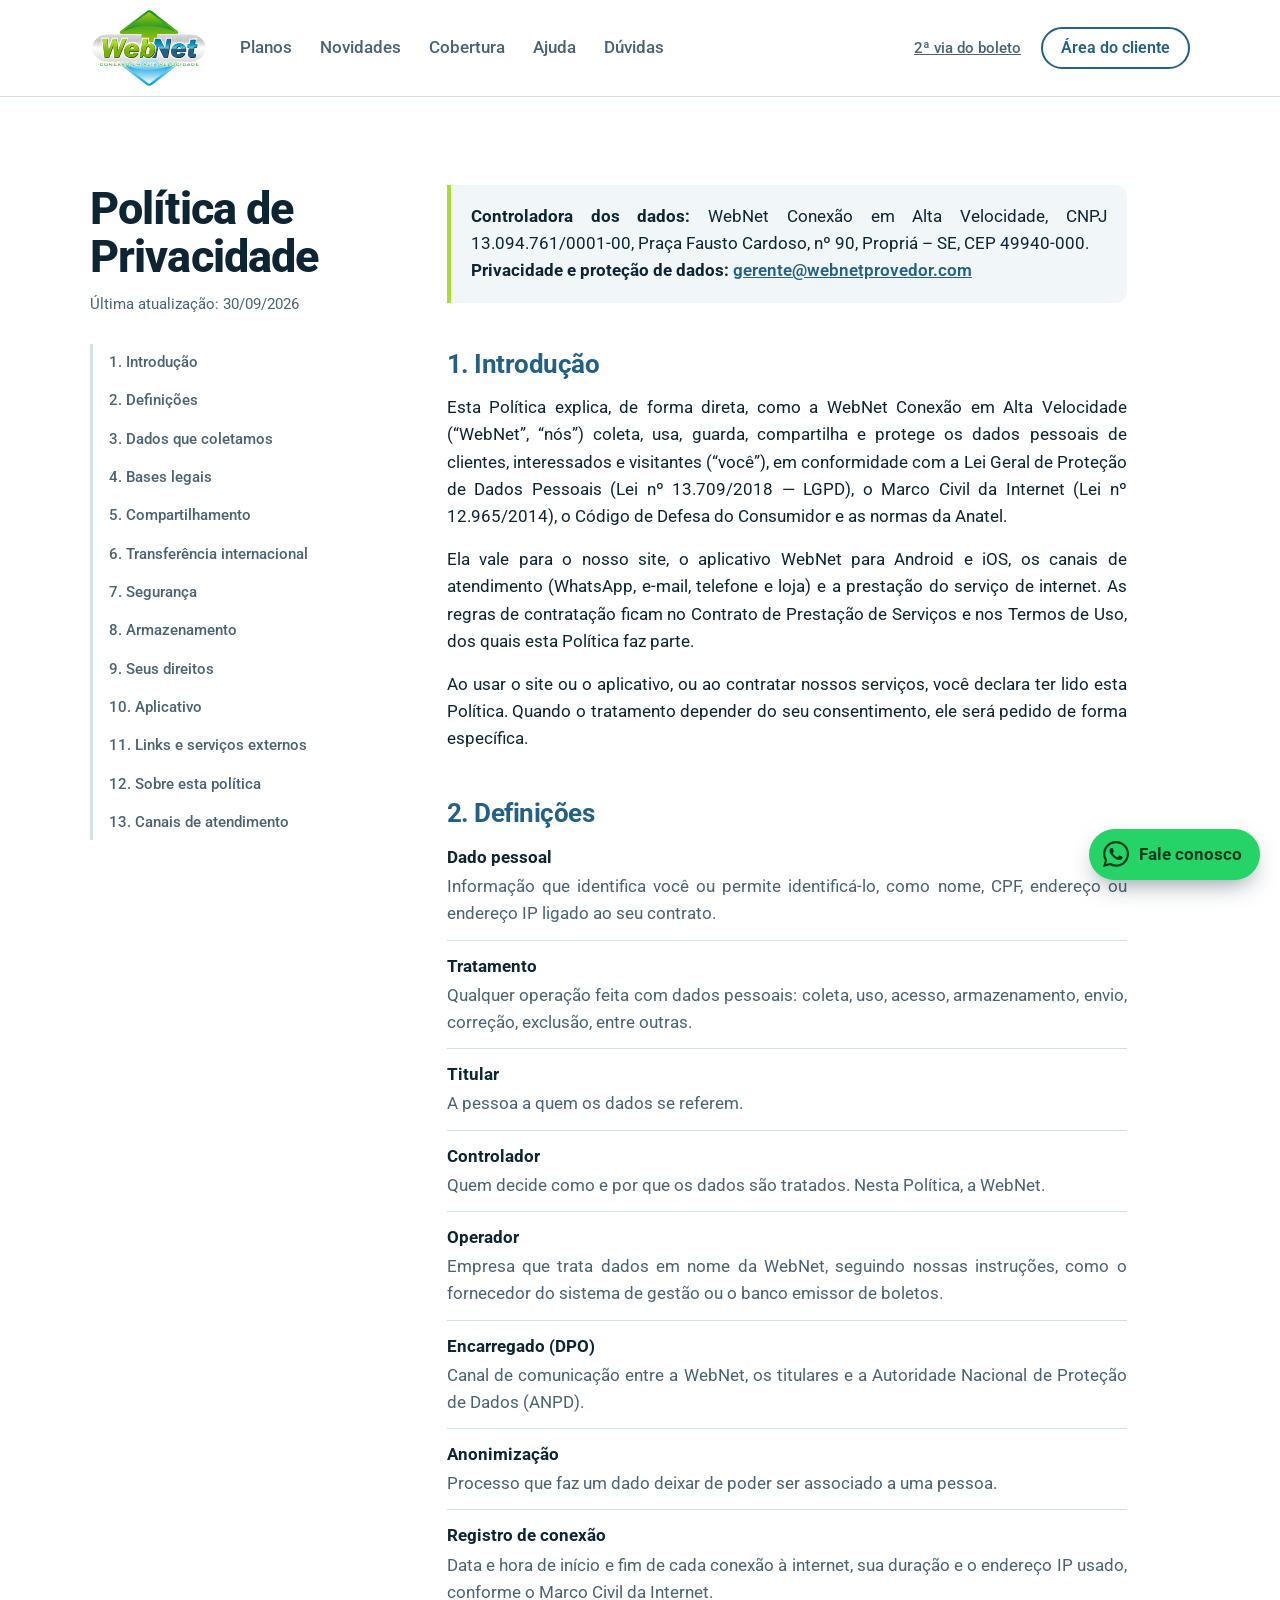
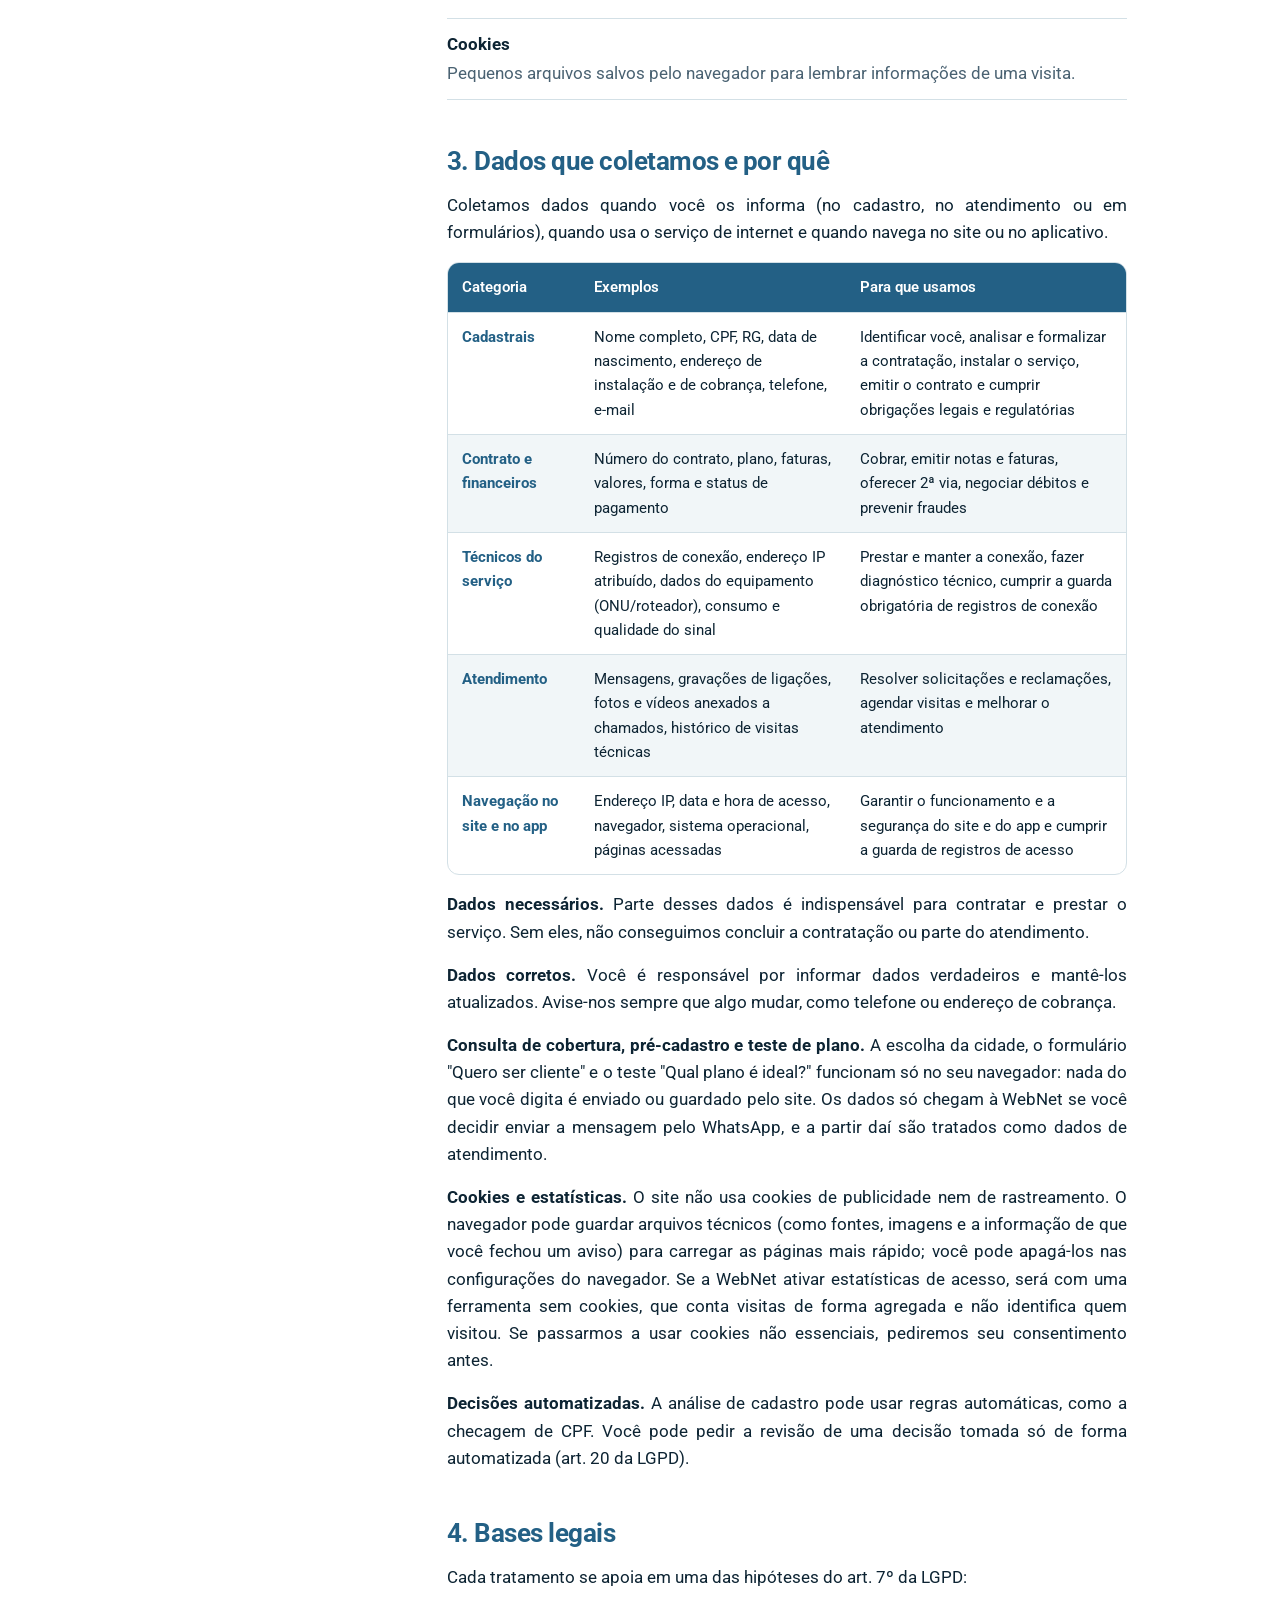
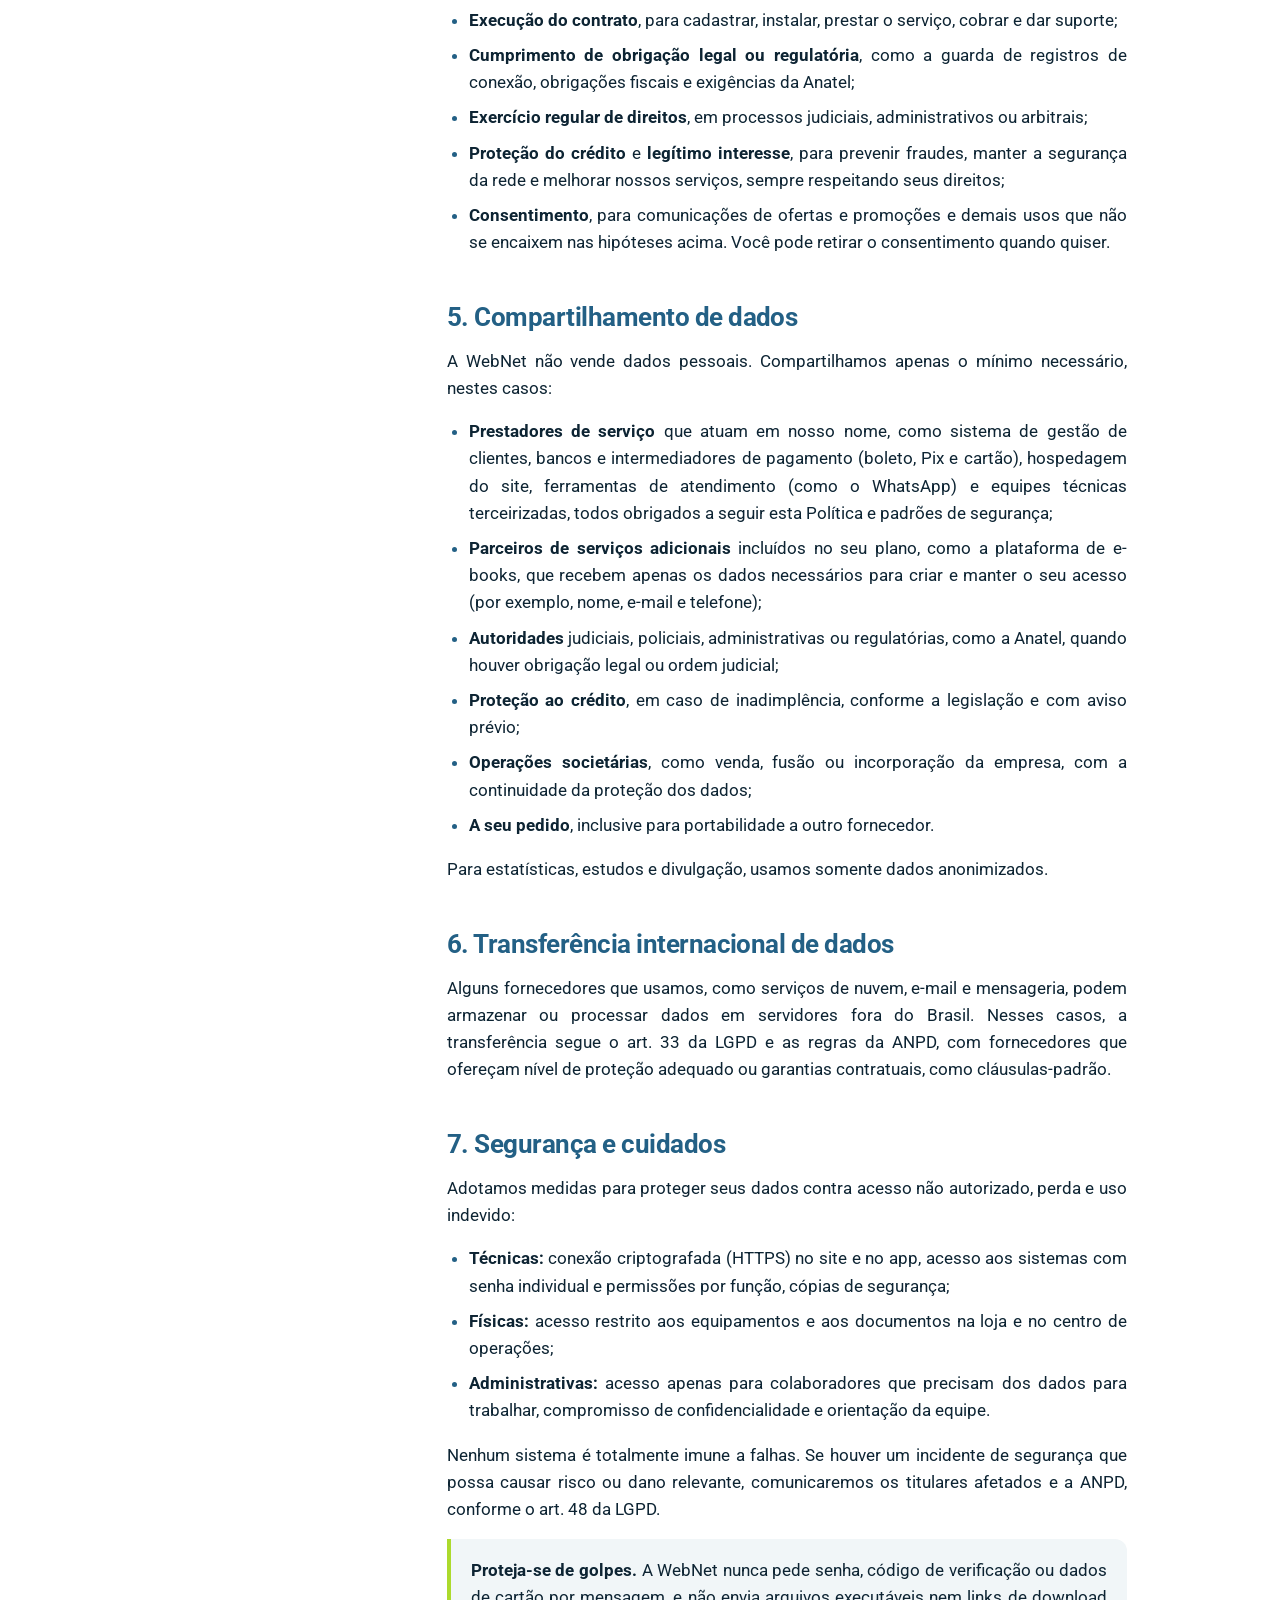
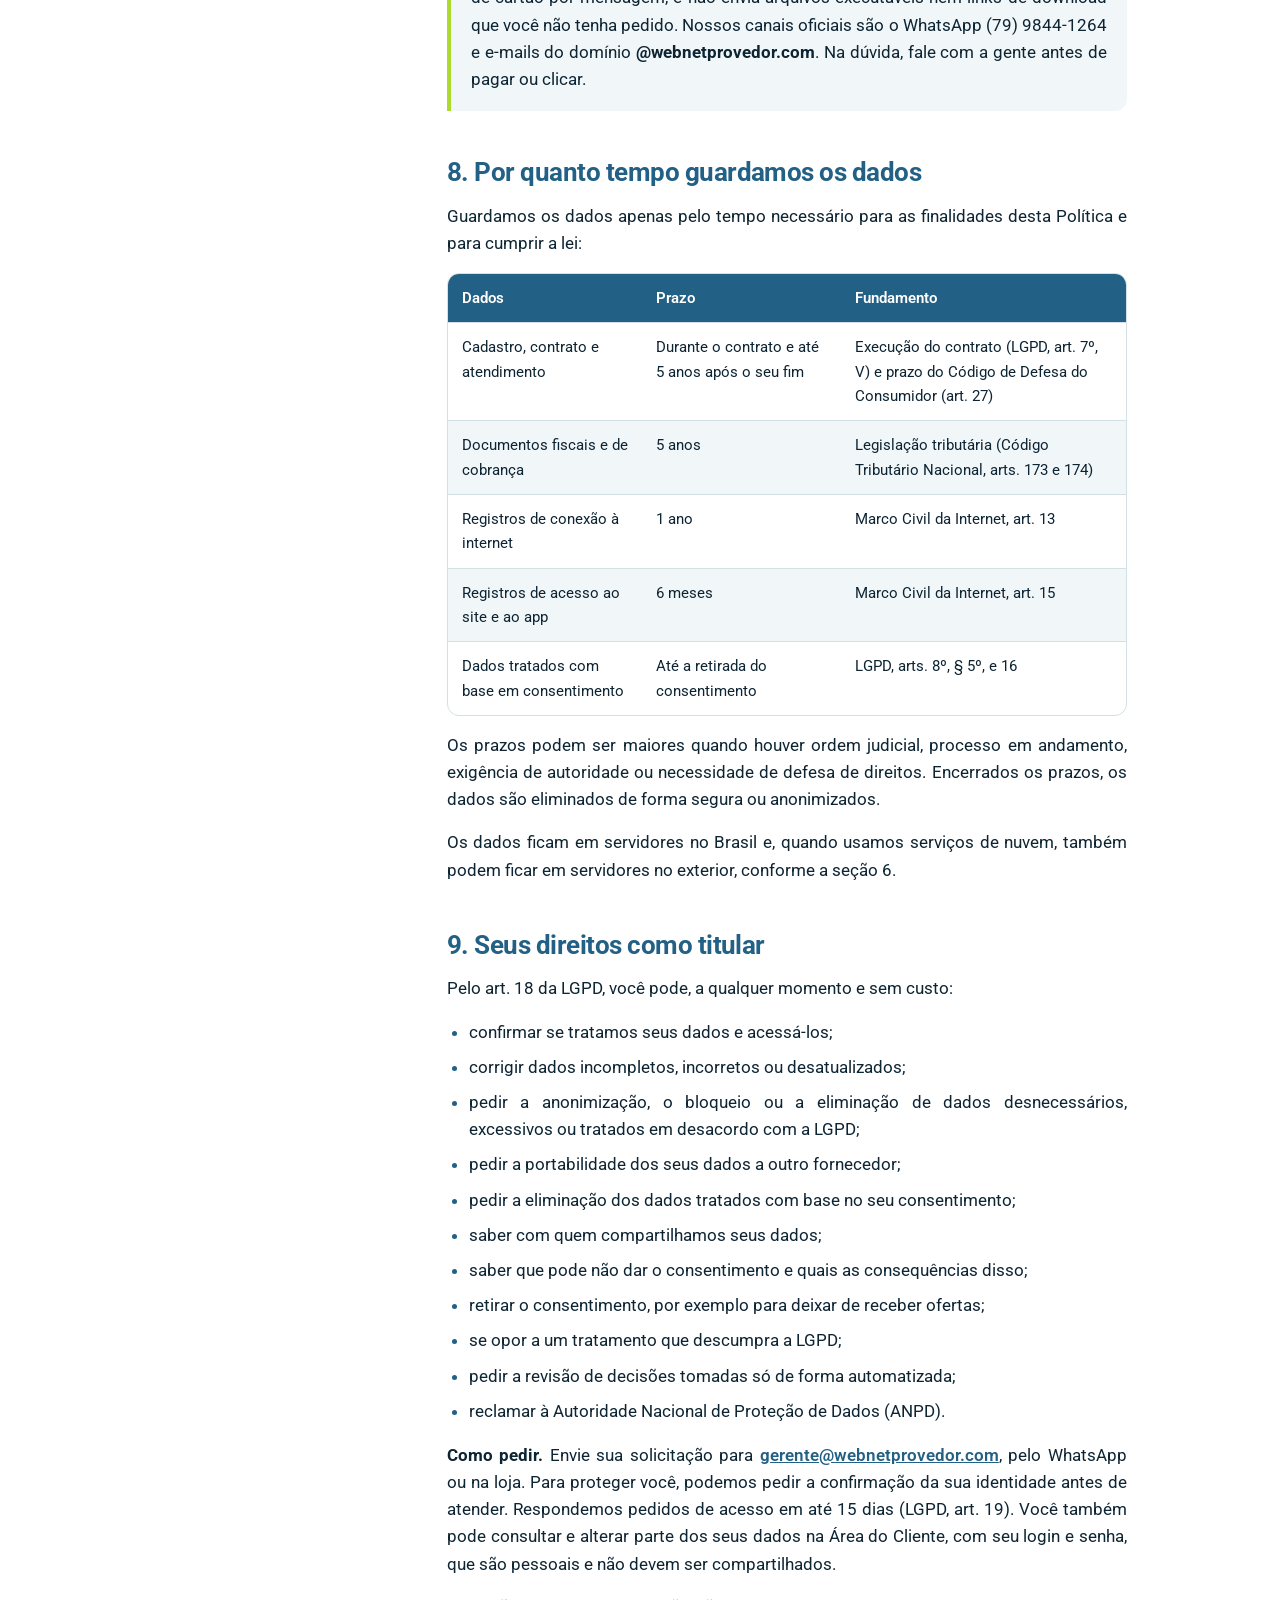
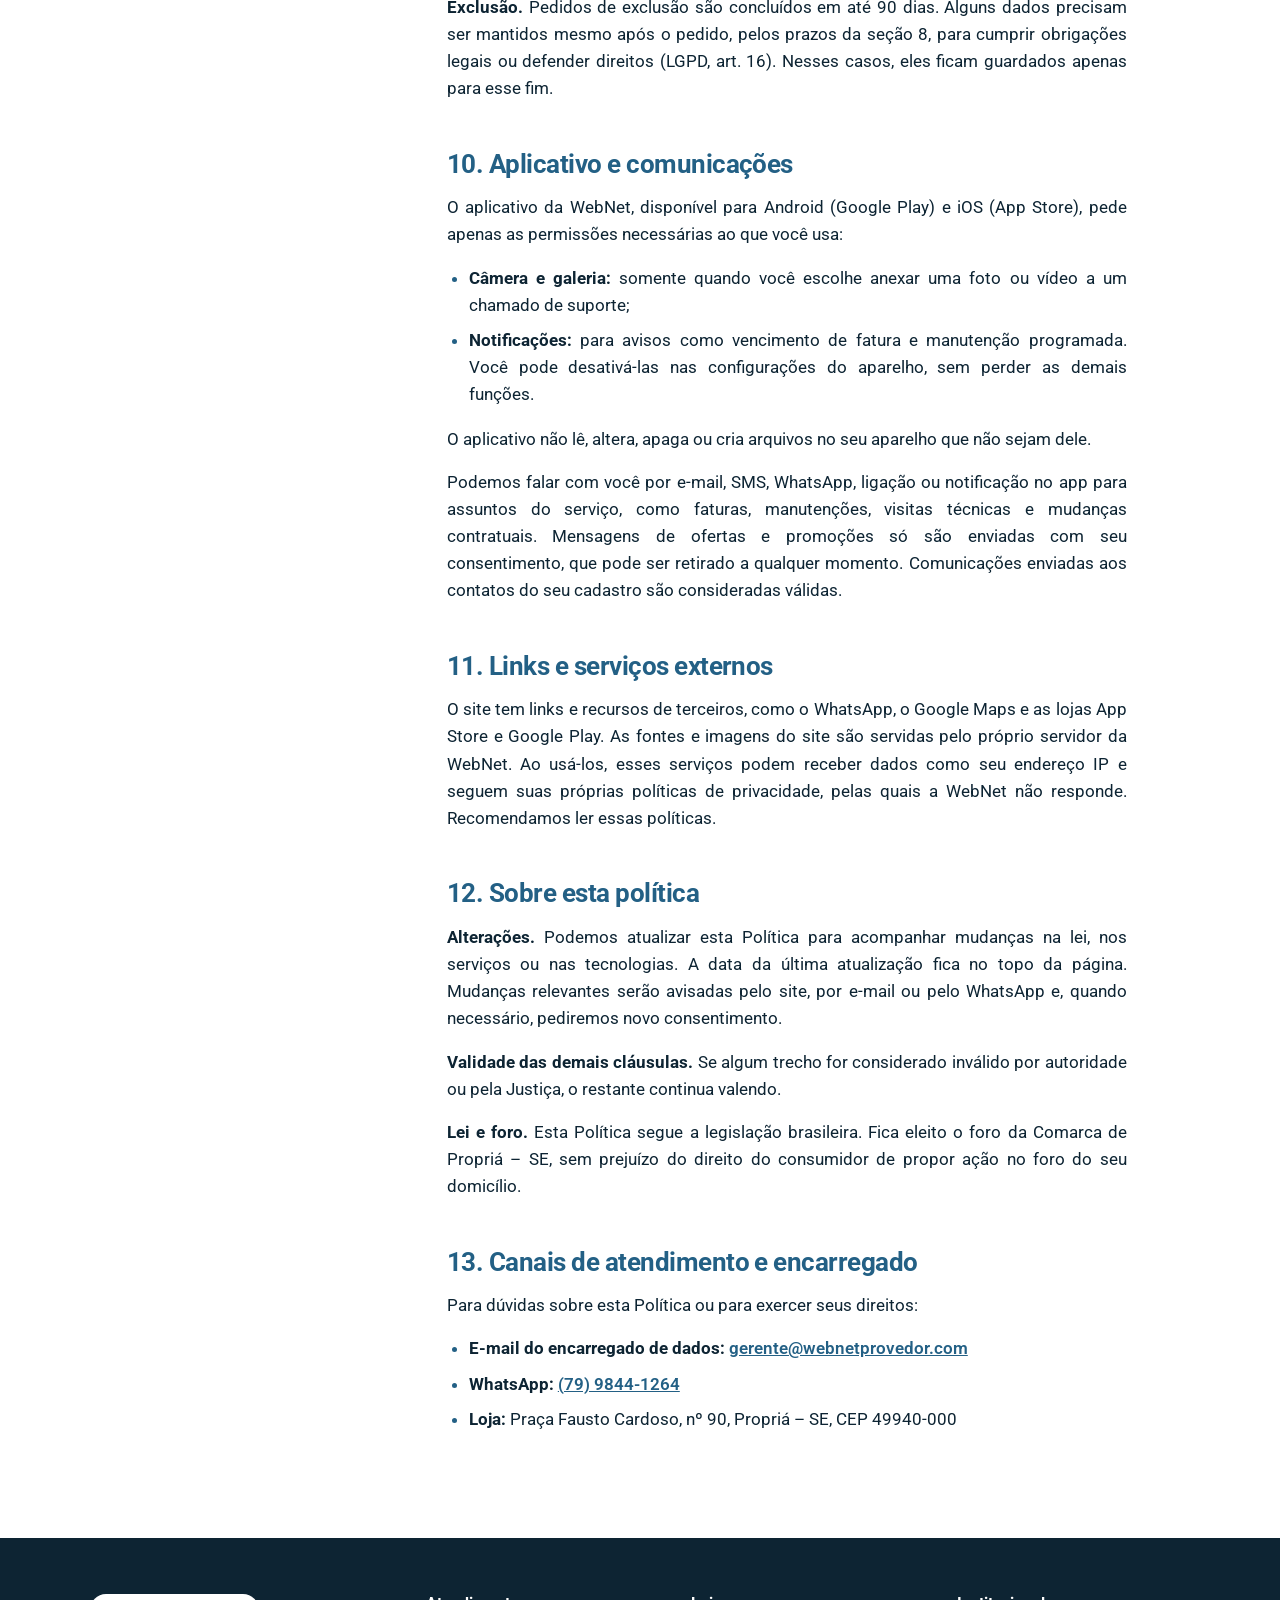
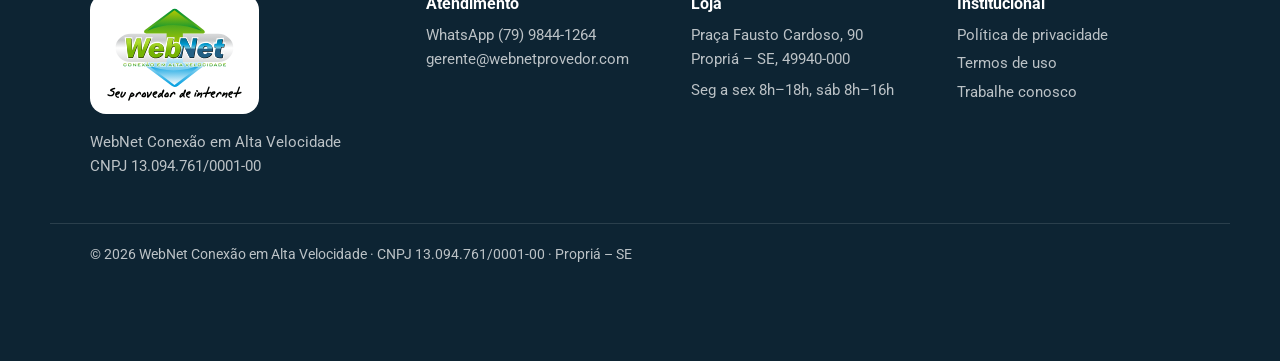
<file: privacidade.html>
<!doctype html>
<html lang="pt-BR">
<head>
  <meta charset="utf-8">
  <meta name="viewport" content="width=device-width, initial-scale=1">
  <title>Política de Privacidade — WebNet</title>
  <meta name="description" content="Como a WebNet Conexão em Alta Velocidade coleta, usa, guarda e protege seus dados pessoais, conforme a LGPD e o Marco Civil da Internet.">
  <link rel="canonical" href="__SITE_URL__/privacidade.html">
  <meta name="theme-color" content="#236085">
  <meta property="og:type" content="website">
  <meta property="og:locale" content="pt_BR">
  <meta property="og:site_name" content="WebNet">
  <meta property="og:title" content="Política de Privacidade — WebNet">
  <meta property="og:description" content="Como a WebNet coleta, usa, guarda e protege seus dados pessoais, conforme a LGPD.">
  <meta property="og:url" content="__SITE_URL__/privacidade.html">
  <meta property="og:image" content="__SITE_URL__/img/og-webnet.png">
  <meta property="og:image:width" content="1200">
  <meta property="og:image:height" content="630">
  <meta property="og:image:alt" content="WebNet — Internet fibra em Propriá e região">
  <meta name="twitter:card" content="summary_large_image">
  <link rel="icon" href="logo-marca.svg" type="image/svg+xml">
  <link rel="preload" href="fontes/roboto-latin.woff2" as="font" type="font/woff2" crossorigin>
  <link rel="stylesheet" href="styles.css">
</head>
<body>
  <svg width="0" height="0" style="position:absolute" aria-hidden="true"><symbol id="icone-whatsapp" viewBox="0 0 24 24"><path d="M17.472 14.382c-.297-.149-1.758-.867-2.03-.967-.273-.099-.471-.148-.67.15-.197.297-.767.966-.94 1.164-.173.199-.347.223-.644.075-.297-.15-1.255-.463-2.39-1.475-.883-.788-1.48-1.761-1.653-2.059-.173-.297-.018-.458.13-.606.134-.133.298-.347.446-.52.149-.174.198-.298.298-.497.099-.198.05-.371-.025-.52-.075-.149-.669-1.612-.916-2.207-.242-.579-.487-.5-.669-.51-.173-.008-.371-.01-.57-.01-.198 0-.52.074-.792.372-.272.297-1.04 1.016-1.04 2.479 0 1.462 1.065 2.875 1.213 3.074.149.198 2.096 3.2 5.077 4.487.709.306 1.262.489 1.694.625.712.227 1.36.195 1.871.118.571-.085 1.758-.719 2.006-1.413.248-.694.248-1.289.173-1.413-.074-.124-.272-.198-.57-.347m-5.421 7.403h-.004a9.87 9.87 0 01-5.031-1.378l-.361-.214-3.741.982.998-3.648-.235-.374a9.86 9.86 0 01-1.51-5.26c.001-5.45 4.436-9.884 9.888-9.884 2.64 0 5.122 1.03 6.988 2.898a9.825 9.825 0 012.893 6.994c-.003 5.45-4.437 9.884-9.885 9.884m8.413-18.297A11.815 11.815 0 0012.05 0C5.495 0 .16 5.335.157 11.892c0 2.096.547 4.142 1.588 5.945L.057 24l6.305-1.654a11.882 11.882 0 005.683 1.448h.005c6.554 0 11.89-5.335 11.893-11.893a11.821 11.821 0 00-3.48-8.413z"/></symbol></svg>
  <a class="skip" href="#conteudo">Pular para o conteúdo</a>

  <header class="topbar">
    <div class="wrap topbar__inner">
      <a href="index.html" class="logo">
        <img src="logo-marca.svg" alt="WebNet, página inicial" width="539" height="365">
      </a>
      <nav class="nav" aria-label="Principal">
        <a href="index.html#planos">Planos</a>
        <a href="index.html#novidades">Novidades</a>
        <a href="index.html#cobertura">Cobertura</a>
        <a href="index.html#ajuda">Ajuda</a>
        <a href="index.html#duvidas">Dúvidas</a>
      </nav>
      <div class="topbar__actions">
        <a href="#area-cliente" class="link-quiet" data-area-cliente>2ª via do boleto</a>
        <a href="#area-cliente" class="btn btn--ghost" data-area-cliente>Área do cliente</a>
      </div>
      <button class="menu-btn" aria-expanded="false" aria-controls="mobile-menu">Menu</button>
    </div>
    <div id="mobile-menu" class="mobile-menu" hidden>
      <a href="index.html#planos">Planos</a>
        <a href="index.html#novidades">Novidades</a>
      <a href="index.html#cobertura">Cobertura</a>
      <a href="index.html#ajuda">Ajuda</a>
      <a href="index.html#duvidas">Dúvidas</a>
      <a href="#area-cliente" data-area-cliente>2ª via do boleto</a>
      <a href="#area-cliente" data-area-cliente>Área do cliente</a>
    </div>
  </header>

  <main id="conteudo" class="legal">
    <div class="wrap legal__grid">
      <aside class="legal__side">
        <h1>Política de Privacidade</h1>
        <p class="legal__date">Última atualização: 30/09/2026</p>
        <nav class="legal__toc" aria-label="Seções desta política">
          <a href="#introducao">1. Introdução</a>
          <a href="#definicoes">2. Definições</a>
          <a href="#dados">3. Dados que coletamos</a>
          <a href="#bases">4. Bases legais</a>
          <a href="#compartilhamento">5. Compartilhamento</a>
          <a href="#internacional">6. Transferência internacional</a>
          <a href="#seguranca">7. Segurança</a>
          <a href="#armazenamento">8. Armazenamento</a>
          <a href="#direitos">9. Seus direitos</a>
          <a href="#aplicativo">10. Aplicativo</a>
          <a href="#externos">11. Links e serviços externos</a>
          <a href="#politica">12. Sobre esta política</a>
          <a href="#contato">13. Canais de atendimento</a>
        </nav>
      </aside>

      <article class="legal__body">
        <div class="legal__box">
          <p><strong>Controladora dos dados:</strong> WebNet Conexão em Alta Velocidade, CNPJ 13.094.761/0001-00, Praça Fausto Cardoso, nº 90, Propriá – SE, CEP 49940-000.<br>
          <strong>Privacidade e proteção de dados:</strong> <a href="mailto:gerente@webnetprovedor.com">gerente@webnetprovedor.com</a></p>
        </div>

        <h2 id="introducao">1. Introdução</h2>
        <p>Esta Política explica, de forma direta, como a WebNet Conexão em Alta Velocidade (“WebNet”, “nós”) coleta, usa, guarda, compartilha e protege os dados pessoais de clientes, interessados e visitantes (“você”), em conformidade com a Lei Geral de Proteção de Dados Pessoais (Lei nº 13.709/2018 — LGPD), o Marco Civil da Internet (Lei nº 12.965/2014), o Código de Defesa do Consumidor e as normas da Anatel.</p>
        <p>Ela vale para o nosso site, o aplicativo WebNet para Android e iOS, os canais de atendimento (WhatsApp, e-mail, telefone e loja) e a prestação do serviço de internet. As regras de contratação ficam no Contrato de Prestação de Serviços e nos Termos de Uso, dos quais esta Política faz parte.</p>
        <p>Ao usar o site ou o aplicativo, ou ao contratar nossos serviços, você declara ter lido esta Política. Quando o tratamento depender do seu consentimento, ele será pedido de forma específica.</p>

        <h2 id="definicoes">2. Definições</h2>
        <dl class="legal__terms">
          <div><dt>Dado pessoal</dt><dd>Informação que identifica você ou permite identificá-lo, como nome, CPF, endereço ou endereço IP ligado ao seu contrato.</dd></div>
          <div><dt>Tratamento</dt><dd>Qualquer operação feita com dados pessoais: coleta, uso, acesso, armazenamento, envio, correção, exclusão, entre outras.</dd></div>
          <div><dt>Titular</dt><dd>A pessoa a quem os dados se referem.</dd></div>
          <div><dt>Controlador</dt><dd>Quem decide como e por que os dados são tratados. Nesta Política, a WebNet.</dd></div>
          <div><dt>Operador</dt><dd>Empresa que trata dados em nome da WebNet, seguindo nossas instruções, como o fornecedor do sistema de gestão ou o banco emissor de boletos.</dd></div>
          <div><dt>Encarregado (DPO)</dt><dd>Canal de comunicação entre a WebNet, os titulares e a Autoridade Nacional de Proteção de Dados (ANPD).</dd></div>
          <div><dt>Anonimização</dt><dd>Processo que faz um dado deixar de poder ser associado a uma pessoa.</dd></div>
          <div><dt>Registro de conexão</dt><dd>Data e hora de início e fim de cada conexão à internet, sua duração e o endereço IP usado, conforme o Marco Civil da Internet.</dd></div>
          <div><dt>Cookies</dt><dd>Pequenos arquivos salvos pelo navegador para lembrar informações de uma visita.</dd></div>
        </dl>

        <h2 id="dados">3. Dados que coletamos e por quê</h2>
        <p>Coletamos dados quando você os informa (no cadastro, no atendimento ou em formulários), quando usa o serviço de internet e quando navega no site ou no aplicativo.</p>
        <div class="legal__table" role="region" aria-label="Dados coletados e finalidades" tabindex="0">
          <table>
            <thead><tr><th scope="col">Categoria</th><th scope="col">Exemplos</th><th scope="col">Para que usamos</th></tr></thead>
            <tbody>
              <tr><th scope="row">Cadastrais</th><td>Nome completo, CPF, RG, data de nascimento, endereço de instalação e de cobrança, telefone, e-mail</td><td>Identificar você, analisar e formalizar a contratação, instalar o serviço, emitir o contrato e cumprir obrigações legais e regulatórias</td></tr>
              <tr><th scope="row">Contrato e financeiros</th><td>Número do contrato, plano, faturas, valores, forma e status de pagamento</td><td>Cobrar, emitir notas e faturas, oferecer 2ª via, negociar débitos e prevenir fraudes</td></tr>
              <tr><th scope="row">Técnicos do serviço</th><td>Registros de conexão, endereço IP atribuído, dados do equipamento (ONU/roteador), consumo e qualidade do sinal</td><td>Prestar e manter a conexão, fazer diagnóstico técnico, cumprir a guarda obrigatória de registros de conexão</td></tr>
              <tr><th scope="row">Atendimento</th><td>Mensagens, gravações de ligações, fotos e vídeos anexados a chamados, histórico de visitas técnicas</td><td>Resolver solicitações e reclamações, agendar visitas e melhorar o atendimento</td></tr>
              <tr><th scope="row">Navegação no site e no app</th><td>Endereço IP, data e hora de acesso, navegador, sistema operacional, páginas acessadas</td><td>Garantir o funcionamento e a segurança do site e do app e cumprir a guarda de registros de acesso</td></tr>
            </tbody>
          </table>
        </div>
        <p><strong>Dados necessários.</strong> Parte desses dados é indispensável para contratar e prestar o serviço. Sem eles, não conseguimos concluir a contratação ou parte do atendimento.</p>
        <p><strong>Dados corretos.</strong> Você é responsável por informar dados verdadeiros e mantê-los atualizados. Avise-nos sempre que algo mudar, como telefone ou endereço de cobrança.</p>
        <p><strong>Consulta de cobertura, pré-cadastro e teste de plano.</strong> A escolha da cidade, o formulário "Quero ser cliente" e o teste "Qual plano é ideal?" funcionam só no seu navegador: nada do que você digita é enviado ou guardado pelo site. Os dados só chegam à WebNet se você decidir enviar a mensagem pelo WhatsApp, e a partir daí são tratados como dados de atendimento.</p>
        <p><strong>Cookies e estatísticas.</strong> O site não usa cookies de publicidade nem de rastreamento. O navegador pode guardar arquivos técnicos (como fontes, imagens e a informação de que você fechou um aviso) para carregar as páginas mais rápido; você pode apagá-los nas configurações do navegador. Se a WebNet ativar estatísticas de acesso, será com uma ferramenta sem cookies, que conta visitas de forma agregada e não identifica quem visitou. Se passarmos a usar cookies não essenciais, pediremos seu consentimento antes.</p>
        <p><strong>Decisões automatizadas.</strong> A análise de cadastro pode usar regras automáticas, como a checagem de CPF. Você pode pedir a revisão de uma decisão tomada só de forma automatizada (art. 20 da LGPD).</p>

        <h2 id="bases">4. Bases legais</h2>
        <p>Cada tratamento se apoia em uma das hipóteses do art. 7º da LGPD:</p>
        <ul>
          <li><strong>Execução do contrato</strong>, para cadastrar, instalar, prestar o serviço, cobrar e dar suporte;</li>
          <li><strong>Cumprimento de obrigação legal ou regulatória</strong>, como a guarda de registros de conexão, obrigações fiscais e exigências da Anatel;</li>
          <li><strong>Exercício regular de direitos</strong>, em processos judiciais, administrativos ou arbitrais;</li>
          <li><strong>Proteção do crédito</strong> e <strong>legítimo interesse</strong>, para prevenir fraudes, manter a segurança da rede e melhorar nossos serviços, sempre respeitando seus direitos;</li>
          <li><strong>Consentimento</strong>, para comunicações de ofertas e promoções e demais usos que não se encaixem nas hipóteses acima. Você pode retirar o consentimento quando quiser.</li>
        </ul>

        <h2 id="compartilhamento">5. Compartilhamento de dados</h2>
        <p>A WebNet não vende dados pessoais. Compartilhamos apenas o mínimo necessário, nestes casos:</p>
        <ul>
          <li><strong>Prestadores de serviço</strong> que atuam em nosso nome, como sistema de gestão de clientes, bancos e intermediadores de pagamento (boleto, Pix e cartão), hospedagem do site, ferramentas de atendimento (como o WhatsApp) e equipes técnicas terceirizadas, todos obrigados a seguir esta Política e padrões de segurança;</li>
          <li><strong>Parceiros de serviços adicionais</strong> incluídos no seu plano, como a plataforma de e-books, que recebem apenas os dados necessários para criar e manter o seu acesso (por exemplo, nome, e-mail e telefone);
          <li><strong>Autoridades</strong> judiciais, policiais, administrativas ou regulatórias, como a Anatel, quando houver obrigação legal ou ordem judicial;</li>
          <li><strong>Proteção ao crédito</strong>, em caso de inadimplência, conforme a legislação e com aviso prévio;</li>
          <li><strong>Operações societárias</strong>, como venda, fusão ou incorporação da empresa, com a continuidade da proteção dos dados;</li>
          <li><strong>A seu pedido</strong>, inclusive para portabilidade a outro fornecedor.</li>
        </ul>
        <p>Para estatísticas, estudos e divulgação, usamos somente dados anonimizados.</p>

        <h2 id="internacional">6. Transferência internacional de dados</h2>
        <p>Alguns fornecedores que usamos, como serviços de nuvem, e-mail e mensageria, podem armazenar ou processar dados em servidores fora do Brasil. Nesses casos, a transferência segue o art. 33 da LGPD e as regras da ANPD, com fornecedores que ofereçam nível de proteção adequado ou garantias contratuais, como cláusulas-padrão.</p>

        <h2 id="seguranca">7. Segurança e cuidados</h2>
        <p>Adotamos medidas para proteger seus dados contra acesso não autorizado, perda e uso indevido:</p>
        <ul>
          <li><strong>Técnicas:</strong> conexão criptografada (HTTPS) no site e no app, acesso aos sistemas com senha individual e permissões por função, cópias de segurança;</li>
          <li><strong>Físicas:</strong> acesso restrito aos equipamentos e aos documentos na loja e no centro de operações;</li>
          <li><strong>Administrativas:</strong> acesso apenas para colaboradores que precisam dos dados para trabalhar, compromisso de confidencialidade e orientação da equipe.</li>
        </ul>
        <p>Nenhum sistema é totalmente imune a falhas. Se houver um incidente de segurança que possa causar risco ou dano relevante, comunicaremos os titulares afetados e a ANPD, conforme o art. 48 da LGPD.</p>
        <div class="legal__box">
          <p><strong>Proteja-se de golpes.</strong> A WebNet nunca pede senha, código de verificação ou dados de cartão por mensagem, e não envia arquivos executáveis nem links de download que você não tenha pedido. Nossos canais oficiais são o WhatsApp (79) 9844-1264 e e-mails do domínio <strong>@webnetprovedor.com</strong>. Na dúvida, fale com a gente antes de pagar ou clicar.</p>
        </div>

        <h2 id="armazenamento">8. Por quanto tempo guardamos os dados</h2>
        <p>Guardamos os dados apenas pelo tempo necessário para as finalidades desta Política e para cumprir a lei:</p>
        <div class="legal__table" role="region" aria-label="Prazos de armazenamento" tabindex="0">
          <table>
            <thead><tr><th scope="col">Dados</th><th scope="col">Prazo</th><th scope="col">Fundamento</th></tr></thead>
            <tbody>
              <tr><td>Cadastro, contrato e atendimento</td><td>Durante o contrato e até 5 anos após o seu fim</td><td>Execução do contrato (LGPD, art. 7º, V) e prazo do Código de Defesa do Consumidor (art. 27)</td></tr>
              <tr><td>Documentos fiscais e de cobrança</td><td>5 anos</td><td>Legislação tributária (Código Tributário Nacional, arts. 173 e 174)</td></tr>
              <tr><td>Registros de conexão à internet</td><td>1 ano</td><td>Marco Civil da Internet, art. 13</td></tr>
              <tr><td>Registros de acesso ao site e ao app</td><td>6 meses</td><td>Marco Civil da Internet, art. 15</td></tr>
              <tr><td>Dados tratados com base em consentimento</td><td>Até a retirada do consentimento</td><td>LGPD, arts. 8º, § 5º, e 16</td></tr>
            </tbody>
          </table>
        </div>
        <p>Os prazos podem ser maiores quando houver ordem judicial, processo em andamento, exigência de autoridade ou necessidade de defesa de direitos. Encerrados os prazos, os dados são eliminados de forma segura ou anonimizados.</p>
        <p>Os dados ficam em servidores no Brasil e, quando usamos serviços de nuvem, também podem ficar em servidores no exterior, conforme a seção 6.</p>

        <h2 id="direitos">9. Seus direitos como titular</h2>
        <p>Pelo art. 18 da LGPD, você pode, a qualquer momento e sem custo:</p>
        <ul>
          <li>confirmar se tratamos seus dados e acessá-los;</li>
          <li>corrigir dados incompletos, incorretos ou desatualizados;</li>
          <li>pedir a anonimização, o bloqueio ou a eliminação de dados desnecessários, excessivos ou tratados em desacordo com a LGPD;</li>
          <li>pedir a portabilidade dos seus dados a outro fornecedor;</li>
          <li>pedir a eliminação dos dados tratados com base no seu consentimento;</li>
          <li>saber com quem compartilhamos seus dados;</li>
          <li>saber que pode não dar o consentimento e quais as consequências disso;</li>
          <li>retirar o consentimento, por exemplo para deixar de receber ofertas;</li>
          <li>se opor a um tratamento que descumpra a LGPD;</li>
          <li>pedir a revisão de decisões tomadas só de forma automatizada;</li>
          <li>reclamar à Autoridade Nacional de Proteção de Dados (ANPD).</li>
        </ul>
        <p><strong>Como pedir.</strong> Envie sua solicitação para <a href="mailto:gerente@webnetprovedor.com">gerente@webnetprovedor.com</a>, pelo WhatsApp ou na loja. Para proteger você, podemos pedir a confirmação da sua identidade antes de atender. Respondemos pedidos de acesso em até 15 dias (LGPD, art. 19). Você também pode consultar e alterar parte dos seus dados na Área do Cliente, com seu login e senha, que são pessoais e não devem ser compartilhados.</p>
        <p><strong>Exclusão.</strong> Pedidos de exclusão são concluídos em até 90 dias. Alguns dados precisam ser mantidos mesmo após o pedido, pelos prazos da seção 8, para cumprir obrigações legais ou defender direitos (LGPD, art. 16). Nesses casos, eles ficam guardados apenas para esse fim.</p>

        <h2 id="aplicativo">10. Aplicativo e comunicações</h2>
        <p>O aplicativo da WebNet, disponível para Android (Google Play) e iOS (App Store), pede apenas as permissões necessárias ao que você usa:</p>
        <ul>
          <li><strong>Câmera e galeria:</strong> somente quando você escolhe anexar uma foto ou vídeo a um chamado de suporte;</li>
          <li><strong>Notificações:</strong> para avisos como vencimento de fatura e manutenção programada. Você pode desativá-las nas configurações do aparelho, sem perder as demais funções.</li>
        </ul>
        <p>O aplicativo não lê, altera, apaga ou cria arquivos no seu aparelho que não sejam dele.</p>
        <p>Podemos falar com você por e-mail, SMS, WhatsApp, ligação ou notificação no app para assuntos do serviço, como faturas, manutenções, visitas técnicas e mudanças contratuais. Mensagens de ofertas e promoções só são enviadas com seu consentimento, que pode ser retirado a qualquer momento. Comunicações enviadas aos contatos do seu cadastro são consideradas válidas.</p>

        <h2 id="externos">11. Links e serviços externos</h2>
        <p>O site tem links e recursos de terceiros, como o WhatsApp, o Google Maps e as lojas App Store e Google Play. As fontes e imagens do site são servidas pelo próprio servidor da WebNet. Ao usá-los, esses serviços podem receber dados como seu endereço IP e seguem suas próprias políticas de privacidade, pelas quais a WebNet não responde. Recomendamos ler essas políticas.</p>

        <h2 id="politica">12. Sobre esta política</h2>
        <p><strong>Alterações.</strong> Podemos atualizar esta Política para acompanhar mudanças na lei, nos serviços ou nas tecnologias. A data da última atualização fica no topo da página. Mudanças relevantes serão avisadas pelo site, por e-mail ou pelo WhatsApp e, quando necessário, pediremos novo consentimento.</p>
        <p><strong>Validade das demais cláusulas.</strong> Se algum trecho for considerado inválido por autoridade ou pela Justiça, o restante continua valendo.</p>
        <p><strong>Lei e foro.</strong> Esta Política segue a legislação brasileira. Fica eleito o foro da Comarca de Propriá – SE, sem prejuízo do direito do consumidor de propor ação no foro do seu domicílio.</p>

        <h2 id="contato">13. Canais de atendimento e encarregado</h2>
        <p>Para dúvidas sobre esta Política ou para exercer seus direitos:</p>
        <ul>
          <li><strong>E-mail do encarregado de dados:</strong> <a href="mailto:gerente@webnetprovedor.com">gerente@webnetprovedor.com</a></li>
          <li><strong>WhatsApp:</strong> <a href="https://wa.me/557998441264" target="_blank" rel="noopener">(79) 9844-1264</a></li>
          <li><strong>Loja:</strong> Praça Fausto Cardoso, nº 90, Propriá – SE, CEP 49940-000</li>
        </ul>
      </article>
    </div>
  </main>

  <footer class="footer">
    <div class="wrap footer__grid">
      <div>
        <a href="index.html" class="logo logo--footer"><img src="webnet-logo.svg" alt="WebNet, seu provedor de internet" width="602" height="423"></a>
        <p>WebNet Conexão em Alta Velocidade<br>CNPJ 13.094.761/0001-00</p>
      </div>
      <div>
        <h3>Atendimento</h3>
        <p><a href="https://wa.me/557998441264" target="_blank" rel="noopener">WhatsApp (79) 9844-1264</a><br><a href="mailto:gerente@webnetprovedor.com">gerente@webnetprovedor.com</a></p>
      </div>
      <div>
        <h3>Loja</h3>
        <address>
          <a href="https://www.google.com/maps/search/?api=1&amp;query=Pra%C3%A7a+Fausto+Cardoso+90+Propri%C3%A1+SE+49940-000" target="_blank" rel="noopener">Praça Fausto Cardoso, 90<br>Propriá – SE, 49940-000</a>
        </address>
        <p>Seg a sex 8h–18h, sáb 8h–16h</p>
      </div>
      <div>
        <h3>Institucional</h3>
        <ul class="footer__links">
          <li><a href="#" data-contrato target="_blank" rel="noopener">Contrato de serviço</a></li>
          <li><a href="privacidade.html" aria-current="page">Política de privacidade</a></li>
          <li><a href="termos.html">Termos de uso</a></li>
          <li><a href="#" data-trabalhe>Trabalhe conosco</a></li>
        </ul>
      </div>
    </div>
    <div class="wrap footer__legal">© <span id="year">2026</span> WebNet Conexão em Alta Velocidade · CNPJ 13.094.761/0001-00 · Propriá – SE</div>
  </footer>

  <script src="config.js"></script>
  <script src="comum.js"></script>
  <script src="area-cliente.js"></script>
  <div vw class="enabled"><div vw-access-button class="active"></div><div vw-plugin-wrapper><div class="vw-plugin-top-wrapper"></div></div></div>
  <script src="https://vlibras.gov.br/app/vlibras-plugin.js"></script>
  <script src="vlibras.js"></script>
</body>
</html>
</file>
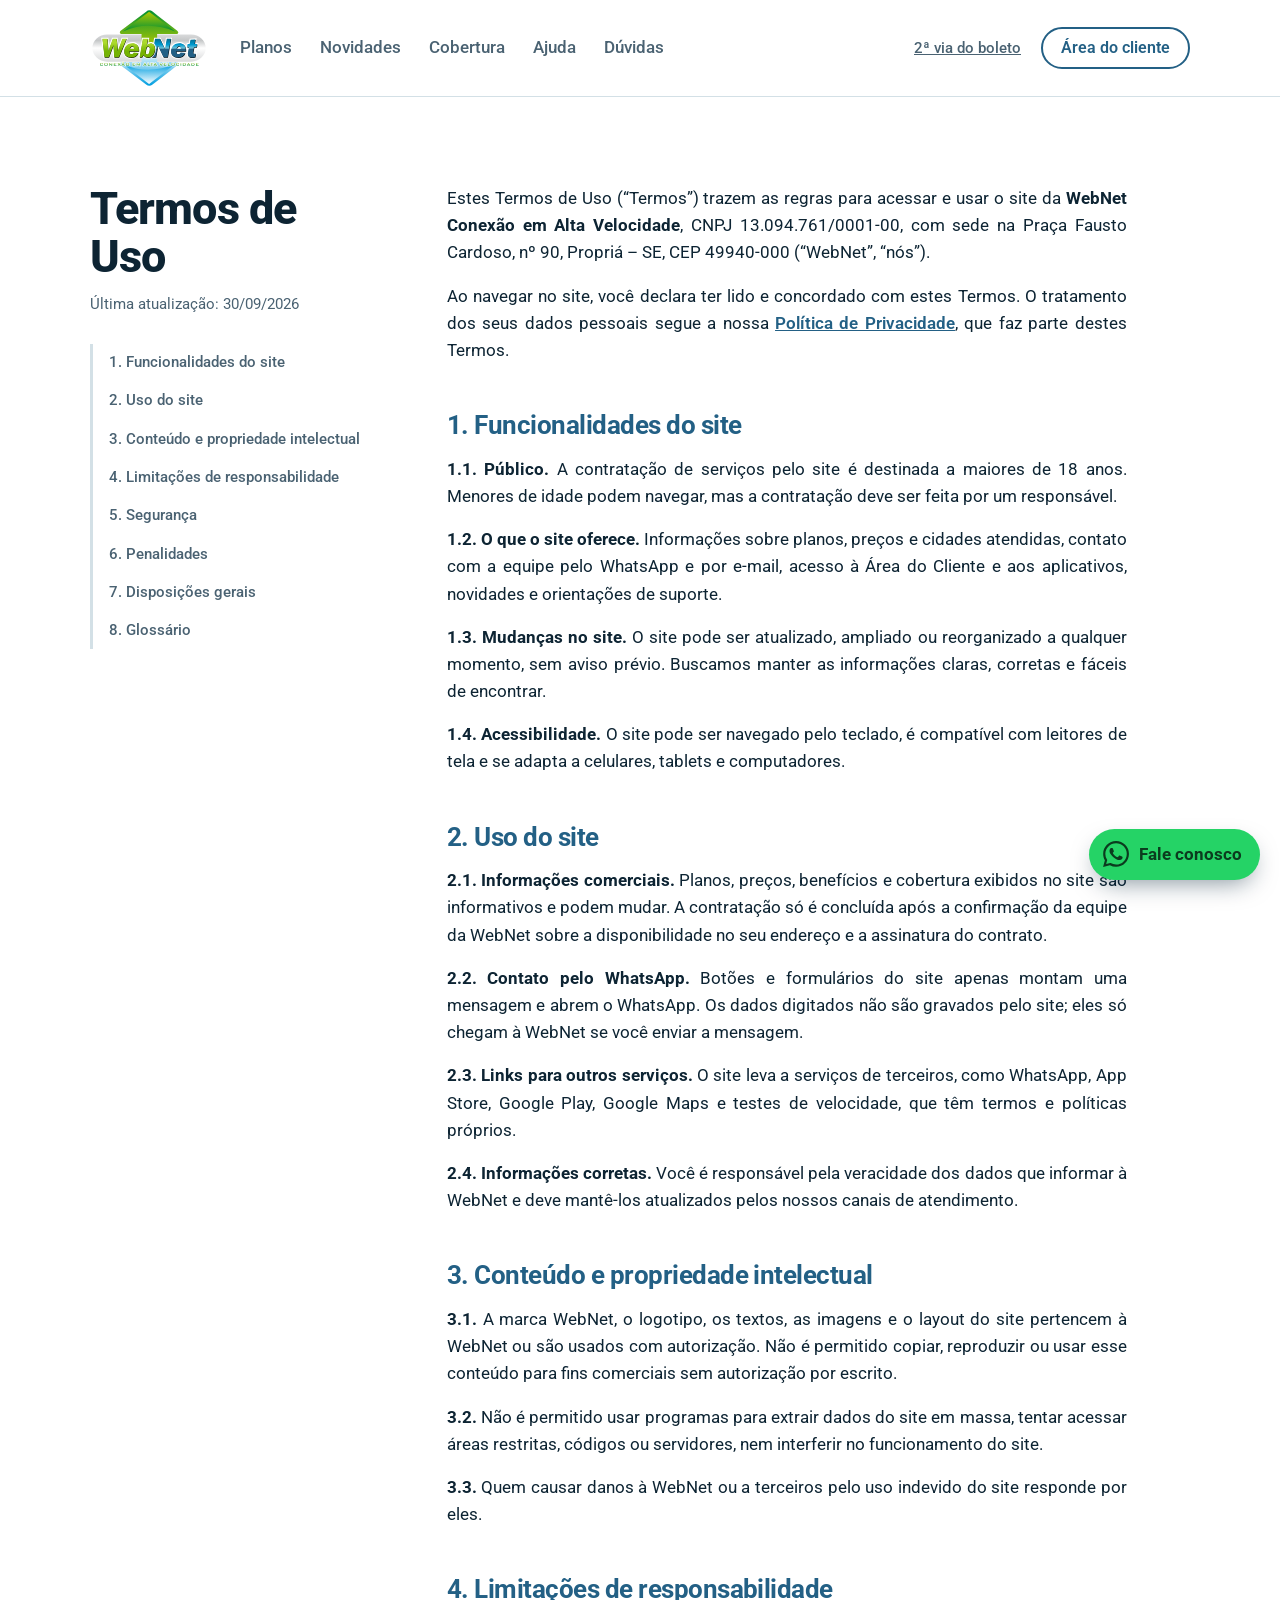
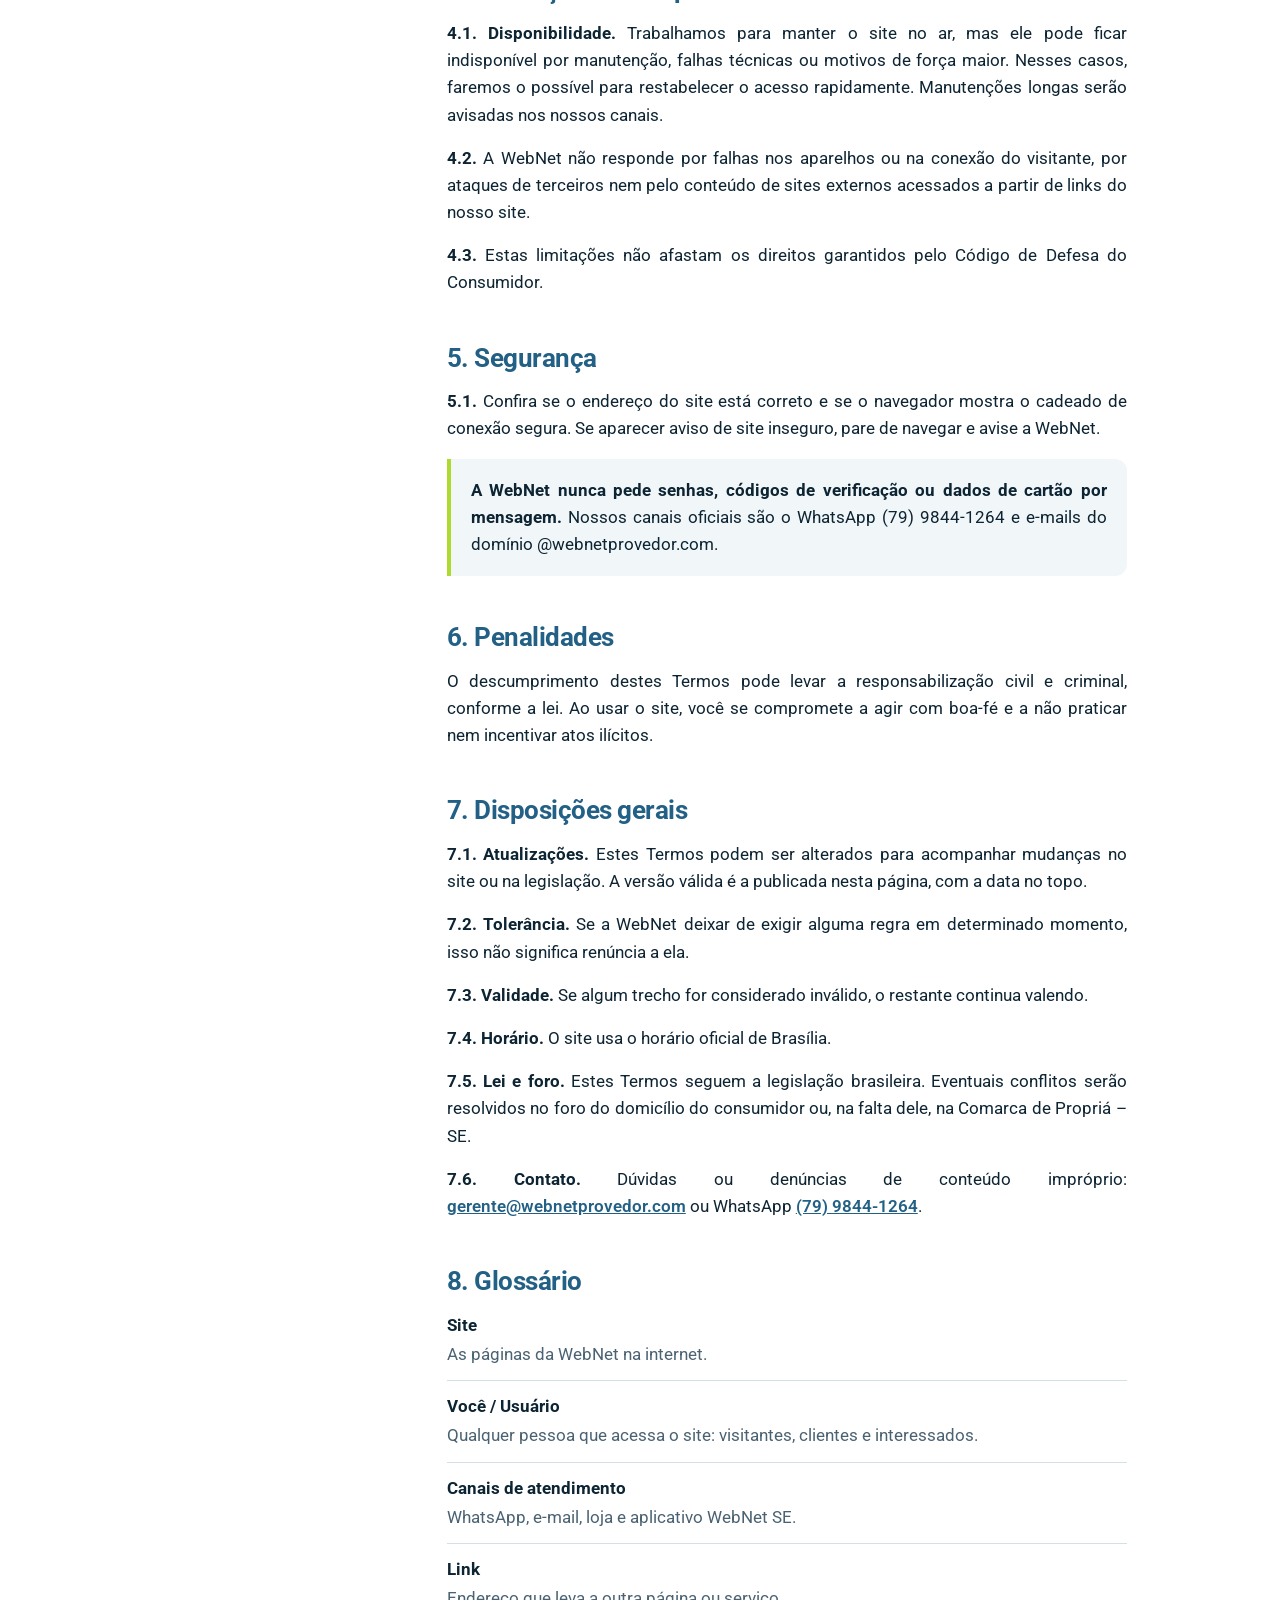
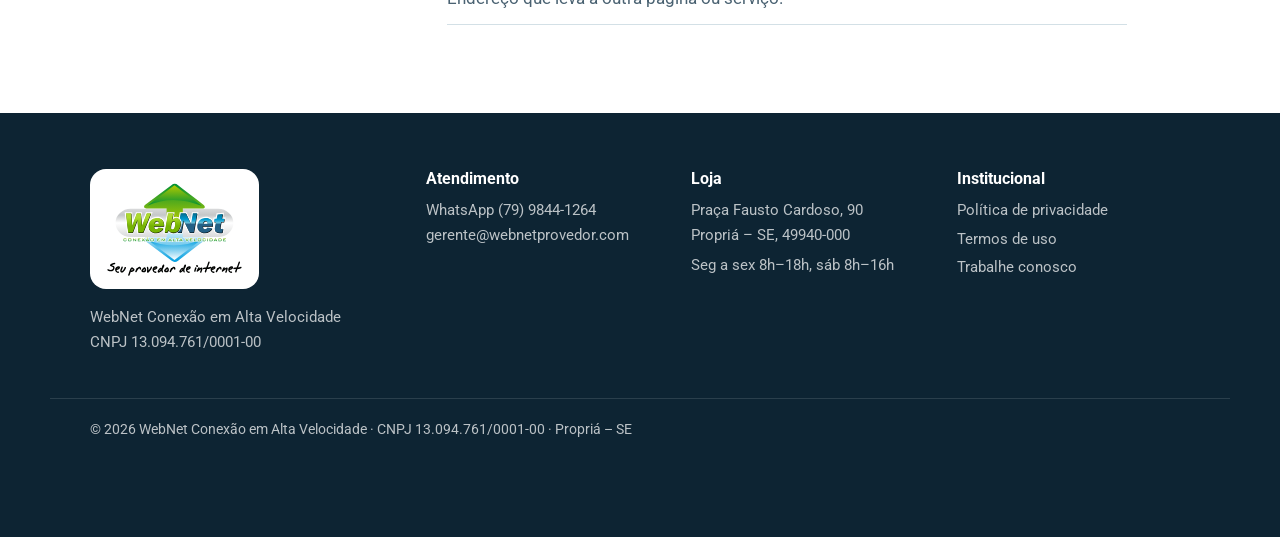
<file: termos.html>
<!doctype html>
<html lang="pt-BR">
<head>
  <meta charset="utf-8">
  <meta name="viewport" content="width=device-width, initial-scale=1">
  <title>Termos de Uso — WebNet</title>
  <meta name="description" content="Regras de uso do site da WebNet Conexão em Alta Velocidade.">
  <link rel="canonical" href="__SITE_URL__/termos.html">
  <meta name="theme-color" content="#236085">
  <meta property="og:type" content="website">
  <meta property="og:locale" content="pt_BR">
  <meta property="og:site_name" content="WebNet">
  <meta property="og:title" content="Termos de Uso — WebNet">
  <meta property="og:description" content="Regras de uso do site da WebNet Conexão em Alta Velocidade.">
  <meta property="og:url" content="__SITE_URL__/termos.html">
  <meta property="og:image" content="__SITE_URL__/img/og-webnet.png">
  <meta property="og:image:width" content="1200">
  <meta property="og:image:height" content="630">
  <meta property="og:image:alt" content="WebNet — Internet fibra em Propriá e região">
  <meta name="twitter:card" content="summary_large_image">
  <link rel="icon" href="logo-marca.svg" type="image/svg+xml">
  <link rel="preload" href="fontes/roboto-latin.woff2" as="font" type="font/woff2" crossorigin>
  <link rel="stylesheet" href="styles.css">
</head>
<body>
  <svg width="0" height="0" style="position:absolute" aria-hidden="true"><symbol id="icone-whatsapp" viewBox="0 0 24 24"><path d="M17.472 14.382c-.297-.149-1.758-.867-2.03-.967-.273-.099-.471-.148-.67.15-.197.297-.767.966-.94 1.164-.173.199-.347.223-.644.075-.297-.15-1.255-.463-2.39-1.475-.883-.788-1.48-1.761-1.653-2.059-.173-.297-.018-.458.13-.606.134-.133.298-.347.446-.52.149-.174.198-.298.298-.497.099-.198.05-.371-.025-.52-.075-.149-.669-1.612-.916-2.207-.242-.579-.487-.5-.669-.51-.173-.008-.371-.01-.57-.01-.198 0-.52.074-.792.372-.272.297-1.04 1.016-1.04 2.479 0 1.462 1.065 2.875 1.213 3.074.149.198 2.096 3.2 5.077 4.487.709.306 1.262.489 1.694.625.712.227 1.36.195 1.871.118.571-.085 1.758-.719 2.006-1.413.248-.694.248-1.289.173-1.413-.074-.124-.272-.198-.57-.347m-5.421 7.403h-.004a9.87 9.87 0 01-5.031-1.378l-.361-.214-3.741.982.998-3.648-.235-.374a9.86 9.86 0 01-1.51-5.26c.001-5.45 4.436-9.884 9.888-9.884 2.64 0 5.122 1.03 6.988 2.898a9.825 9.825 0 012.893 6.994c-.003 5.45-4.437 9.884-9.885 9.884m8.413-18.297A11.815 11.815 0 0012.05 0C5.495 0 .16 5.335.157 11.892c0 2.096.547 4.142 1.588 5.945L.057 24l6.305-1.654a11.882 11.882 0 005.683 1.448h.005c6.554 0 11.89-5.335 11.893-11.893a11.821 11.821 0 00-3.48-8.413z"/></symbol></svg>
  <a class="skip" href="#conteudo">Pular para o conteúdo</a>

  <header class="topbar">
    <div class="wrap topbar__inner">
      <a href="index.html" class="logo">
        <img src="logo-marca.svg" alt="WebNet, página inicial" width="539" height="365">
      </a>
      <nav class="nav" aria-label="Principal">
        <a href="index.html#planos">Planos</a>
        <a href="index.html#novidades">Novidades</a>
        <a href="index.html#cobertura">Cobertura</a>
        <a href="index.html#ajuda">Ajuda</a>
        <a href="index.html#duvidas">Dúvidas</a>
      </nav>
      <div class="topbar__actions">
        <a href="#area-cliente" class="link-quiet" data-area-cliente>2ª via do boleto</a>
        <a href="#area-cliente" class="btn btn--ghost" data-area-cliente>Área do cliente</a>
      </div>
      <button class="menu-btn" aria-expanded="false" aria-controls="mobile-menu">Menu</button>
    </div>
    <div id="mobile-menu" class="mobile-menu" hidden>
      <a href="index.html#planos">Planos</a>
        <a href="index.html#novidades">Novidades</a>
      <a href="index.html#cobertura">Cobertura</a>
      <a href="index.html#ajuda">Ajuda</a>
      <a href="index.html#duvidas">Dúvidas</a>
      <a href="#area-cliente" data-area-cliente>2ª via do boleto</a>
      <a href="#area-cliente" data-area-cliente>Área do cliente</a>
    </div>
  </header>

  <main id="conteudo" class="legal">
    <div class="wrap legal__grid">
      <aside class="legal__side">
        <h1>Termos de Uso</h1>
        <p class="legal__date">Última atualização: 30/09/2026</p>
        <nav class="legal__toc" aria-label="Seções destes termos">
          <a href="#t1">1. Funcionalidades do site</a>
          <a href="#t2">2. Uso do site</a>
          <a href="#t3">3. Conteúdo e propriedade intelectual</a>
          <a href="#t4">4. Limitações de responsabilidade</a>
          <a href="#t5">5. Segurança</a>
          <a href="#t6">6. Penalidades</a>
          <a href="#t7">7. Disposições gerais</a>
          <a href="#t8">8. Glossário</a>
        </nav>
      </aside>

      <article class="legal__body">
        <p>Estes Termos de Uso (“Termos”) trazem as regras para acessar e usar o site da <strong>WebNet Conexão em Alta Velocidade</strong>, CNPJ 13.094.761/0001-00, com sede na Praça Fausto Cardoso, nº 90, Propriá – SE, CEP 49940-000 (“WebNet”, “nós”).</p>
        <p>Ao navegar no site, você declara ter lido e concordado com estes Termos. O tratamento dos seus dados pessoais segue a nossa <a href="privacidade.html">Política de Privacidade</a>, que faz parte destes Termos.</p>

        <h2 id="t1">1. Funcionalidades do site</h2>
        <p><strong>1.1. Público.</strong> A contratação de serviços pelo site é destinada a maiores de 18 anos. Menores de idade podem navegar, mas a contratação deve ser feita por um responsável.</p>
        <p><strong>1.2. O que o site oferece.</strong> Informações sobre planos, preços e cidades atendidas, contato com a equipe pelo WhatsApp e por e-mail, acesso à Área do Cliente e aos aplicativos, novidades e orientações de suporte.</p>
        <p><strong>1.3. Mudanças no site.</strong> O site pode ser atualizado, ampliado ou reorganizado a qualquer momento, sem aviso prévio. Buscamos manter as informações claras, corretas e fáceis de encontrar.</p>
        <p><strong>1.4. Acessibilidade.</strong> O site pode ser navegado pelo teclado, é compatível com leitores de tela e se adapta a celulares, tablets e computadores.</p>

        <h2 id="t2">2. Uso do site</h2>
        <p><strong>2.1. Informações comerciais.</strong> Planos, preços, benefícios e cobertura exibidos no site são informativos e podem mudar. A contratação só é concluída após a confirmação da equipe da WebNet sobre a disponibilidade no seu endereço e a assinatura do contrato.</p>
        <p><strong>2.2. Contato pelo WhatsApp.</strong> Botões e formulários do site apenas montam uma mensagem e abrem o WhatsApp. Os dados digitados não são gravados pelo site; eles só chegam à WebNet se você enviar a mensagem.</p>
        <p><strong>2.3. Links para outros serviços.</strong> O site leva a serviços de terceiros, como WhatsApp, App Store, Google Play, Google Maps e testes de velocidade, que têm termos e políticas próprios.</p>
        <p><strong>2.4. Informações corretas.</strong> Você é responsável pela veracidade dos dados que informar à WebNet e deve mantê-los atualizados pelos nossos canais de atendimento.</p>

        <h2 id="t3">3. Conteúdo e propriedade intelectual</h2>
        <p><strong>3.1.</strong> A marca WebNet, o logotipo, os textos, as imagens e o layout do site pertencem à WebNet ou são usados com autorização. Não é permitido copiar, reproduzir ou usar esse conteúdo para fins comerciais sem autorização por escrito.</p>
        <p><strong>3.2.</strong> Não é permitido usar programas para extrair dados do site em massa, tentar acessar áreas restritas, códigos ou servidores, nem interferir no funcionamento do site.</p>
        <p><strong>3.3.</strong> Quem causar danos à WebNet ou a terceiros pelo uso indevido do site responde por eles.</p>

        <h2 id="t4">4. Limitações de responsabilidade</h2>
        <p><strong>4.1. Disponibilidade.</strong> Trabalhamos para manter o site no ar, mas ele pode ficar indisponível por manutenção, falhas técnicas ou motivos de força maior. Nesses casos, faremos o possível para restabelecer o acesso rapidamente. Manutenções longas serão avisadas nos nossos canais.</p>
        <p><strong>4.2.</strong> A WebNet não responde por falhas nos aparelhos ou na conexão do visitante, por ataques de terceiros nem pelo conteúdo de sites externos acessados a partir de links do nosso site.</p>
        <p><strong>4.3.</strong> Estas limitações não afastam os direitos garantidos pelo Código de Defesa do Consumidor.</p>

        <h2 id="t5">5. Segurança</h2>
        <p><strong>5.1.</strong> Confira se o endereço do site está correto e se o navegador mostra o cadeado de conexão segura. Se aparecer aviso de site inseguro, pare de navegar e avise a WebNet.</p>
        <div class="legal__box">
          <p><strong>A WebNet nunca pede senhas, códigos de verificação ou dados de cartão por mensagem.</strong> Nossos canais oficiais são o WhatsApp (79) 9844-1264 e e-mails do domínio @webnetprovedor.com.</p>
        </div>

        <h2 id="t6">6. Penalidades</h2>
        <p>O descumprimento destes Termos pode levar a responsabilização civil e criminal, conforme a lei. Ao usar o site, você se compromete a agir com boa-fé e a não praticar nem incentivar atos ilícitos.</p>

        <h2 id="t7">7. Disposições gerais</h2>
        <p><strong>7.1. Atualizações.</strong> Estes Termos podem ser alterados para acompanhar mudanças no site ou na legislação. A versão válida é a publicada nesta página, com a data no topo.</p>
        <p><strong>7.2. Tolerância.</strong> Se a WebNet deixar de exigir alguma regra em determinado momento, isso não significa renúncia a ela.</p>
        <p><strong>7.3. Validade.</strong> Se algum trecho for considerado inválido, o restante continua valendo.</p>
        <p><strong>7.4. Horário.</strong> O site usa o horário oficial de Brasília.</p>
        <p><strong>7.5. Lei e foro.</strong> Estes Termos seguem a legislação brasileira. Eventuais conflitos serão resolvidos no foro do domicílio do consumidor ou, na falta dele, na Comarca de Propriá – SE.</p>
        <p><strong>7.6. Contato.</strong> Dúvidas ou denúncias de conteúdo impróprio: <a href="mailto:gerente@webnetprovedor.com">gerente@webnetprovedor.com</a> ou WhatsApp <a href="https://wa.me/557998441264" target="_blank" rel="noopener">(79) 9844-1264</a>.</p>

        <h2 id="t8">8. Glossário</h2>
        <dl class="legal__terms">
          <div><dt>Site</dt><dd>As páginas da WebNet na internet.</dd></div>
          <div><dt>Você / Usuário</dt><dd>Qualquer pessoa que acessa o site: visitantes, clientes e interessados.</dd></div>
          <div><dt>Canais de atendimento</dt><dd>WhatsApp, e-mail, loja e aplicativo WebNet SE.</dd></div>
          <div><dt>Link</dt><dd>Endereço que leva a outra página ou serviço.</dd></div>
        </dl>
      </article>
    </div>
  </main>

  <footer class="footer">
    <div class="wrap footer__grid">
      <div>
        <a href="index.html" class="logo logo--footer"><img src="webnet-logo.svg" alt="WebNet, seu provedor de internet" width="602" height="423"></a>
        <p>WebNet Conexão em Alta Velocidade<br>CNPJ 13.094.761/0001-00</p>
      </div>
      <div>
        <h3>Atendimento</h3>
        <p><a href="https://wa.me/557998441264" target="_blank" rel="noopener">WhatsApp (79) 9844-1264</a><br><a href="mailto:gerente@webnetprovedor.com">gerente@webnetprovedor.com</a></p>
      </div>
      <div>
        <h3>Loja</h3>
        <address>
          <a href="https://www.google.com/maps/search/?api=1&amp;query=Pra%C3%A7a+Fausto+Cardoso+90+Propri%C3%A1+SE+49940-000" target="_blank" rel="noopener">Praça Fausto Cardoso, 90<br>Propriá – SE, 49940-000</a>
        </address>
        <p>Seg a sex 8h–18h, sáb 8h–16h</p>
      </div>
      <div>
        <h3>Institucional</h3>
        <ul class="footer__links">
          <li><a href="#" data-contrato target="_blank" rel="noopener">Contrato de serviço</a></li>
          <li><a href="privacidade.html">Política de privacidade</a></li>
          <li><a href="termos.html" aria-current="page">Termos de uso</a></li>
          <li><a href="#" data-trabalhe>Trabalhe conosco</a></li>
        </ul>
      </div>
    </div>
    <div class="wrap footer__legal">© <span id="year">2026</span> WebNet Conexão em Alta Velocidade · CNPJ 13.094.761/0001-00 · Propriá – SE</div>
  </footer>

  <script src="config.js"></script>
  <script src="comum.js"></script>
  <script src="area-cliente.js"></script>
  <div vw class="enabled"><div vw-access-button class="active"></div><div vw-plugin-wrapper><div class="vw-plugin-top-wrapper"></div></div></div>
  <script src="https://vlibras.gov.br/app/vlibras-plugin.js"></script>
  <script src="vlibras.js"></script>
</body>
</html>
</file>
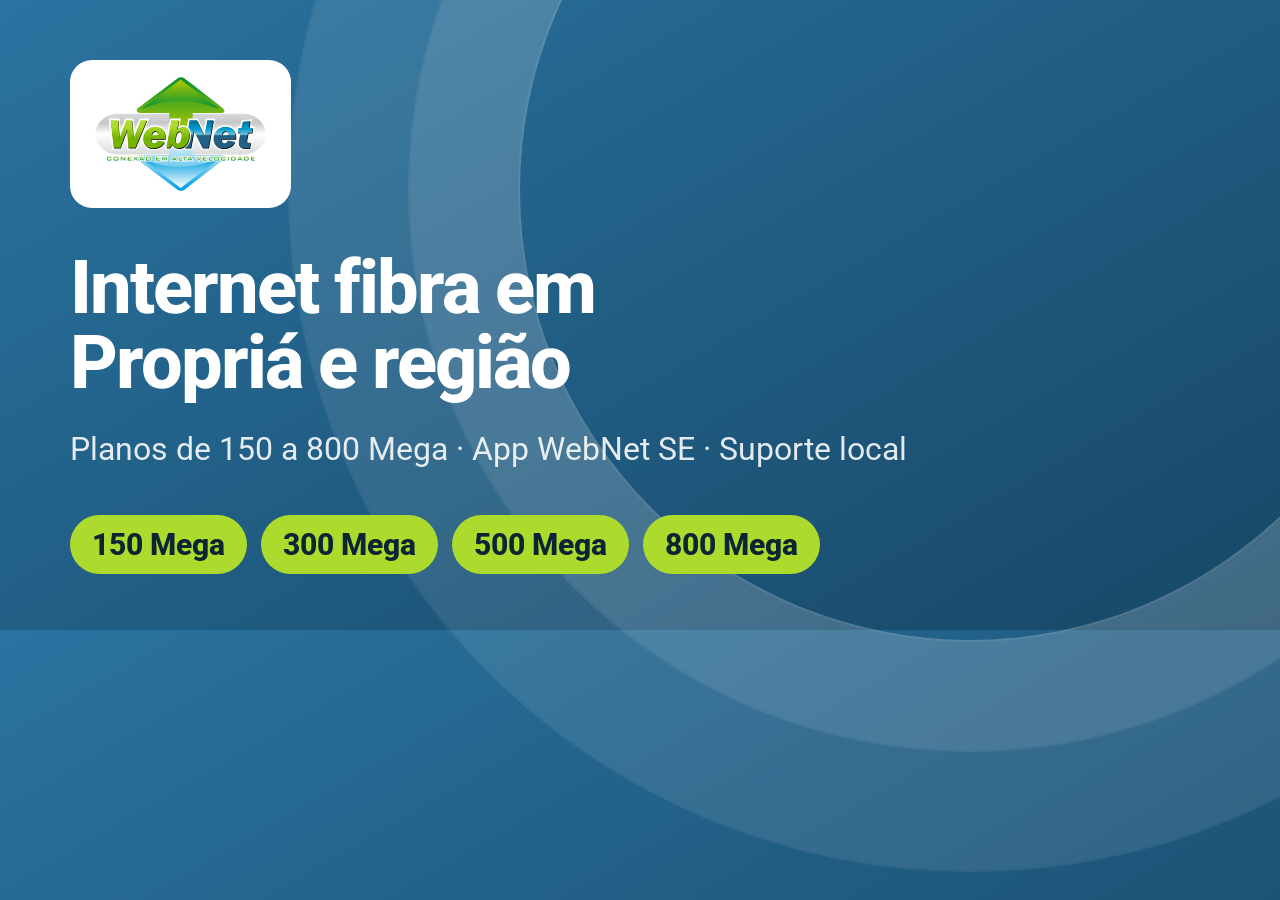
<file: deploy/og-imagem.html>
<!doctype html><html lang="pt-BR"><meta charset="utf-8"><style>
@font-face{font-family:R;src:url(../fontes/roboto-latin.woff2) format("woff2");font-weight:100 900}
*{margin:0;box-sizing:border-box}
body{width:1200px;height:630px;font-family:R,sans-serif;background:linear-gradient(150deg,#2A73A0,#174766);color:#fff;position:relative;overflow:hidden}
.aneis{position:absolute;right:-220px;top:-260px;width:900px;height:900px;border-radius:50%;box-shadow:0 0 0 2px rgba(255,255,255,.07),0 0 0 110px rgba(255,255,255,.03),0 0 0 112px rgba(255,255,255,.07),0 0 0 230px rgba(255,255,255,.02),0 0 0 232px rgba(255,255,255,.07)}
.logo{position:absolute;left:70px;top:60px;background:#fff;border-radius:22px;padding:14px 22px}
.logo img{height:120px;display:block}
h1{position:absolute;left:70px;top:250px;font-size:74px;font-weight:800;line-height:1.02;letter-spacing:-2px;width:760px}
p{position:absolute;left:70px;top:430px;font-size:32px;color:rgba(255,255,255,.88)}
.planos{position:absolute;left:70px;bottom:56px;display:flex;gap:14px}
.planos span{background:#ACDA2D;color:#0D2433;font-weight:800;font-size:30px;padding:12px 22px;border-radius:999px}
</style><div class="aneis"></div>
<div class="logo"><img src="../logo-marca.svg" alt=""></div>
<h1>Internet fibra em Propriá e região</h1>
<p>Planos de 150 a 800 Mega · App WebNet SE · Suporte local</p>
<div class="planos"><span>150 Mega</span><span>300 Mega</span><span>500 Mega</span><span>800 Mega</span></div>
</html>
</file>
<file: styles.css>
/* Roboto (variável, 100–900) servida pelo próprio site — licença em fontes/LICENSE-Roboto.txt */
@font-face {
  font-family: "Roboto"; font-style: normal; font-weight: 100 900; font-display: swap;
  src: url("fontes/roboto-latin.woff2") format("woff2");
  unicode-range: U+0000-00FF, U+0131, U+0152-0153, U+02BB-02BC, U+02C6, U+02DA, U+02DC, U+0304, U+0308, U+0329, U+2000-206F, U+20AC, U+2122, U+2191, U+2193, U+2212, U+2215, U+FEFF, U+FFFD;
}
@font-face {
  font-family: "Roboto"; font-style: normal; font-weight: 100 900; font-display: swap;
  src: url("fontes/roboto-latin-ext.woff2") format("woff2");
  unicode-range: U+0100-02BA, U+02BD-02C5, U+02C7-02CC, U+02CE-02D7, U+02DD-02FF, U+0304, U+0308, U+0329, U+1D00-1DBF, U+1E00-1E9F, U+1EF2-1EFF, U+2020, U+20A0-20AB, U+20AD-20C0, U+2113, U+2C60-2C7F, U+A720-A7FF;
}

:root {
  --petrol: #236085;
  --petrol-deep: #174766;
  --lime: #ACDA2D;
  --ink: #0D2433;
  --mist: #F1F6F8;
  --line: #D3E0E6;
  --muted: #4A6272;
  --white: #FFFFFF;

  --display: "Roboto", system-ui, sans-serif;
  --body: "Roboto", system-ui, sans-serif;

  --wrap: 1180px;
  --gutter: clamp(16px, 4vw, 40px);
}

*, *::before, *::after { box-sizing: border-box; }
html { scroll-behavior: smooth; scroll-padding-top: 97px; }
@media (prefers-reduced-motion: reduce) { html { scroll-behavior: auto; } * { transition: none !important; animation: none !important; } }

body {
  margin: 0;
  background: var(--mist);
  color: var(--ink);
  font: 400 1.0625rem/1.6 var(--body);
  -webkit-font-smoothing: antialiased;
}
img, svg { display: block; }
a { color: inherit; }
h1, h2, h3 { font-family: var(--display); line-height: 1.08; margin: 0; letter-spacing: -0.02em; }
h2 { font-size: clamp(1.75rem, 3.4vw, 2.6rem); font-weight: 700; }
p { margin: 0; }

.wrap { max-width: var(--wrap); margin: 0 auto; padding: 0 var(--gutter); }
.sr-only { position: absolute; width: 1px; height: 1px; overflow: hidden; clip: rect(0 0 0 0); white-space: nowrap; }
.skip { position: absolute; left: -999px; top: 8px; background: var(--lime); padding: 8px 14px; z-index: 50; border-radius: 8px; }
.skip:focus { left: 8px; }
:focus-visible { outline: 3px solid var(--lime); outline-offset: 3px; border-radius: 6px; }

/* Botões */
.btn {
  display: inline-flex; align-items: center; justify-content: center;
  font: 600 1rem/1 var(--body);
  padding: 15px 22px; border-radius: 999px; border: 2px solid transparent;
  text-decoration: none; cursor: pointer; white-space: nowrap;
  transition: background-color .15s, transform .15s;
}
.btn:active { transform: translateY(1px); }
.btn--lime { background: var(--lime); color: var(--ink); }
.btn--lime:hover { background: #BFE552; }
.btn--ghost { border-color: var(--petrol); color: var(--petrol); padding: 11px 18px; }
.btn--ghost:hover { background: var(--petrol); color: var(--white); }
.btn--light { background: transparent; color: var(--white); border-color: rgba(255,255,255,.5); }
.btn--light:hover { border-color: var(--white); }
.btn--block { width: 100%; }

/* Topo */
.topbar { background: var(--white); border-bottom: 1px solid var(--line); position: sticky; top: 0; z-index: 20; }
.topbar__inner { display: flex; align-items: center; gap: 32px; height: 96px; }
.logo { display: inline-flex; align-items: center; flex: none; }
.logo img { height: 80px; width: auto; }
/* o logo tem contorno branco: no rodapé escuro fica sobre um cartão claro */
.logo--footer { background: var(--white); border-radius: 16px; padding: 12px 16px; }
.logo--footer img { height: 96px; }
.nav { display: flex; gap: 28px; }
.nav a { text-decoration: none; font-weight: 500; color: var(--muted); }
.nav a:hover { color: var(--ink); }
.topbar__actions { margin-left: auto; display: flex; align-items: center; gap: 20px; }
.link-quiet { font-weight: 500; font-size: .95rem; color: var(--muted); }
.menu-btn { display: none; margin-left: auto; font: 600 1rem var(--body); background: none; border: 2px solid var(--line); border-radius: 999px; padding: 8px 16px; color: var(--ink); }
.mobile-menu { border-top: 1px solid var(--line); padding: 8px var(--gutter) 16px; }
.mobile-menu a { display: block; padding: 12px 0; text-decoration: none; font-weight: 600; border-bottom: 1px solid var(--line); }

/* Hero */
.hero {
  background: var(--petrol);
  color: var(--white);
  padding: clamp(48px, 8vw, 96px) 0 clamp(56px, 8vw, 104px);
  position: relative; overflow: hidden;
}
/* linhas de fibra */
.hero::before {
  content: ""; position: absolute; inset: 0; pointer-events: none;
  background:
    repeating-radial-gradient(circle at 110% 120%, transparent 0 38px, rgba(255,255,255,.06) 38px 39px);
}
.hero__grid { position: relative; display: grid; grid-template-columns: 1.1fr .9fr; gap: clamp(32px, 6vw, 80px); align-items: center; }
.hero h1 { font-size: clamp(2.5rem, 6vw, 4.6rem); font-weight: 800; letter-spacing: -0.035em; max-width: 12ch; }
.lead { margin-top: 24px; font-size: 1.2rem; max-width: 34ch; color: rgba(255,255,255,.86); }
.hero__facts { list-style: none; padding: 0; margin: 36px 0 0; display: grid; gap: 10px; }
.hero__facts li { padding-left: 26px; position: relative; color: rgba(255,255,255,.86); }
.hero__facts li::before { content: ""; position: absolute; left: 0; top: .55em; width: 12px; height: 12px; border-radius: 50%; background: var(--lime); }
.hero__facts strong { color: var(--white); font-weight: 600; }

/* Seletor de plano */
.picker {
  background: var(--white); color: var(--ink);
  border-radius: 28px; padding: clamp(22px, 3vw, 34px);
  box-shadow: 0 30px 60px -20px rgba(8, 36, 56, .5);
}
.picker__title { font-size: 1.35rem; font-weight: 700; }
.picker__speeds { display: grid; grid-template-columns: repeat(5, 1fr); gap: 6px; margin-top: 18px; padding: 5px; background: var(--mist); border-radius: 16px; }
.picker__speeds button {
  font: 700 1rem/1 var(--display); padding: 12px 4px; border: 0; border-radius: 12px;
  background: transparent; color: var(--muted); cursor: pointer;
  transition: background-color .15s, color .15s;
}
.picker__speeds button:hover { color: var(--ink); }
.picker__speeds button[aria-checked="true"] { background: var(--petrol); color: var(--white); }
.picker__readout { display: flex; align-items: flex-end; justify-content: space-between; gap: 12px; margin-top: 26px; }
.picker__speed { font: 800 clamp(3.6rem, 7vw, 5.2rem)/.85 var(--display); letter-spacing: -0.05em; color: var(--petrol); display: flex; align-items: baseline; gap: 6px; }
.picker__speed small { font-size: 1.1rem; letter-spacing: 0; color: var(--ink); font-weight: 700; }
.picker__price { font-family: var(--display); font-weight: 800; display: flex; align-items: flex-start; line-height: 1; }
.picker__cur { font-size: 1rem; margin-top: 6px; margin-right: 3px; }
#pk-price { font-size: 2.6rem; letter-spacing: -0.03em; }
.picker__cents { font-size: 1.1rem; margin-top: 6px; display: flex; flex-direction: column; }
.picker__cents small { font: 500 .8rem var(--body); color: var(--muted); }
.picker__fit { margin-top: 20px; padding: 14px 16px; background: #F1F8DC; border-radius: 12px; font-weight: 500; }
.picker__perks { list-style: none; padding: 0; margin: 18px 0 24px; display: grid; gap: 8px; font-size: .98rem; color: var(--muted); }
.picker__perks li { display: flex; gap: 10px; }
.picker__perks li::before { content: ""; flex: none; width: 18px; height: 18px; margin-top: 3px; border-radius: 50%; background: var(--petrol) url("data:image/svg+xml,%3Csvg xmlns='http://www.w3.org/2000/svg' viewBox='0 0 16 16'%3E%3Cpath d='M4 8.5l2.5 2.5L12 5.5' stroke='white' stroke-width='2' fill='none' stroke-linecap='round'/%3E%3C/svg%3E") center/12px no-repeat; }
.pulse { animation: pulse .35s ease-out; }
@keyframes pulse { from { opacity: .35; transform: translateY(4px); } to { opacity: 1; transform: none; } }

/* Cobertura */
.coverage { background: var(--lime); padding: 40px 0; }
.coverage__inner { display: flex; align-items: center; justify-content: space-between; gap: 24px 48px; flex-wrap: wrap; }
.coverage__copy { flex: 1 1 420px; }
.coverage h2 { font-size: clamp(1.5rem, 2.6vw, 2rem); }
.coverage__copy > p { margin-top: 6px; font-weight: 500; }
.coverage__cidades { list-style: none; padding: 0; margin: 12px 0 0; display: flex; flex-wrap: wrap; gap: 8px; }
.coverage__cidades li { background: rgba(255,255,255,.55); border-radius: 999px; padding: 5px 14px; font-weight: 600; font-size: .95rem; }
.coverage__form { display: flex; flex-wrap: wrap; align-items: flex-end; gap: 10px; flex: 0 1 460px; }
.coverage__label { flex-basis: 100%; font-weight: 700; }
.coverage__form select {
  flex: 1 1 200px; min-width: 0; font: 600 1.05rem var(--body); padding: 14px 44px 14px 20px;
  border: 2px solid var(--ink); border-radius: 999px; background: var(--white); color: var(--ink);
  appearance: none; cursor: pointer;
  background-image: url("data:image/svg+xml,%3Csvg xmlns='http://www.w3.org/2000/svg' viewBox='0 0 24 24'%3E%3Cpath d='M6 9l6 6 6-6' fill='none' stroke='%230D2433' stroke-width='2.5' stroke-linecap='round'/%3E%3C/svg%3E");
  background-repeat: no-repeat; background-position: right 16px center; background-size: 18px;
}
.coverage__btn { background: var(--ink); color: var(--white); }
.coverage__btn:hover { background: var(--petrol-deep); }
.coverage__result { flex-basis: 100%; font-weight: 600; min-height: 1.6em; }

/* Seções gerais */
.plans, .help, .faq { padding: clamp(64px, 9vw, 112px) 0; }
.section-head { max-width: 640px; margin-bottom: 40px; }
.section-head p { margin-top: 12px; color: var(--muted); font-size: 1.1rem; }

/* Planos */
.plans__grid { display: grid; grid-template-columns: repeat(5, minmax(0, 1fr)); gap: 16px; align-items: stretch; }
.plan {
  background: var(--white); border: 1px solid var(--line); border-radius: 20px;
  padding: 26px 20px; display: flex; flex-direction: column; position: relative;
}
.plan--featured { border: 2px solid var(--petrol); padding: 25px 19px; }
.plan__tag { position: absolute; top: -13px; left: 24px; background: var(--lime); font-weight: 700; font-size: .85rem; padding: 4px 12px; border-radius: 999px; }
.plan__speed { font: 800 3.4rem/.9 var(--display); letter-spacing: -0.05em; color: var(--petrol); }
.plan__speed small { font-size: 1rem; letter-spacing: 0; color: var(--ink); margin-left: 4px; }
.plan__for { margin-top: 10px; color: var(--muted); font-size: .98rem; min-height: 3.2em; }
.plan__price { white-space: nowrap; margin: 20px 0 24px; font: 800 clamp(1.5rem, 2.2vw, 1.9rem) var(--display); letter-spacing: -0.02em; }
.plan__price small { font: 500 .9rem var(--body); color: var(--muted); letter-spacing: 0; }
.plan ul { list-style: none; padding: 16px 0 0; margin: 16px 0 24px; border-top: 1px solid var(--line); display: grid; gap: 8px; font-size: .95rem; }
.plan li::before { content: "+ "; color: var(--petrol); font-weight: 700; }
.plan .btn { margin-top: auto; }
.plan .btn--ghost { padding: 14px; width: 100%; }
.plan--featured .btn { background: var(--petrol); color: var(--white); border-color: var(--petrol); }
.fine { margin-top: 20px; font-size: .88rem; color: var(--muted); }

/* Por que */
.why { background: var(--ink); color: var(--white); padding: clamp(64px, 9vw, 112px) 0; }
.why__grid { display: grid; grid-template-columns: .8fr 1.2fr; gap: clamp(32px, 6vw, 88px); align-items: start; }
.why h2 { max-width: 14ch; }
.why__list { margin: 0; display: grid; grid-template-columns: 1fr 1fr; gap: 40px 36px; }
.why__list div { border-top: 3px solid var(--lime); padding-top: 16px; }
.why__list dt { font: 700 1.2rem/1.25 var(--display); }
.why__list dd { margin: 8px 0 0; color: rgba(255,255,255,.72); }

/* Ajuda */
.help__grid { display: grid; grid-template-columns: repeat(4, 1fr); gap: 12px; }
.help__item {
  display: flex; flex-direction: column; gap: 18px; text-decoration: none;
  background: var(--white); border-radius: 16px; padding: 22px; border: 1px solid var(--line);
  transition: border-color .15s;
}
.help__item:hover { border-color: var(--petrol); }
.help__item svg { width: 30px; height: 30px; stroke: var(--petrol); stroke-width: 1.8; fill: none; stroke-linecap: round; stroke-linejoin: round; }
.help__item circle { fill: var(--petrol); stroke: none; }
.help__item strong { display: block; font: 700 1.1rem var(--display); margin-bottom: 4px; }
.help__item span { color: var(--muted); font-size: .95rem; }
.help__item strong { color: var(--ink); }

/* FAQ */
.faq { background: var(--white); }
.faq__grid { display: grid; grid-template-columns: .8fr 1.2fr; gap: clamp(32px, 6vw, 88px); }
:is(.faq, .dicas) details { border-bottom: 1px solid var(--line); }
:is(.faq, .dicas) summary {
  cursor: pointer; list-style: none; padding: 20px 40px 20px 0; position: relative;
  font: 600 1.12rem var(--body);
}
:is(.faq, .dicas) summary::-webkit-details-marker { display: none; }
:is(.faq, .dicas) summary::after {
  content: ""; position: absolute; right: 6px; top: 50%; width: 12px; height: 12px; margin-top: -8px;
  border-right: 2.5px solid var(--petrol); border-bottom: 2.5px solid var(--petrol);
  transform: rotate(45deg); transition: transform .2s;
}
:is(.faq, .dicas) details[open] summary::after { transform: rotate(-135deg); margin-top: -2px; }
:is(.faq, .dicas) details p { padding: 0 0 22px; color: var(--muted); max-width: 62ch; }

/* Fechamento */
.closing { background: var(--petrol); color: var(--white); padding: clamp(56px, 8vw, 88px) 0; }
.closing__inner { display: grid; grid-template-columns: 1fr auto; gap: 8px 32px; align-items: center; }
.closing h2 { font-size: clamp(2rem, 4.4vw, 3.4rem); font-weight: 800; }
.closing p { color: rgba(255,255,255,.82); grid-column: 1; }
.closing__actions { grid-column: 2; grid-row: 1 / span 2; display: flex; gap: 12px; flex-wrap: wrap; }

/* Rodapé */
.footer { background: var(--ink); color: rgba(255,255,255,.72); padding: 56px 0 28px; font-size: .95rem; }
.footer__grid { display: grid; grid-template-columns: 1.3fr 1fr 1fr 1fr; gap: 32px; }
.footer .logo { margin-bottom: 16px; }
.footer h3 { font: 700 1rem var(--display); color: var(--white); margin-bottom: 10px; letter-spacing: 0; }
.footer a:not(.logo) { color: rgba(255,255,255,.72); text-decoration: none; }
.footer a:not(.logo):hover { color: var(--white); text-decoration: underline; }
.footer__legal { margin-top: 44px; padding-top: 20px; border-top: 1px solid rgba(255,255,255,.12); font-size: .85rem; }

/* Responsivo */
@media (max-width: 1024px) {
  .help__grid { grid-template-columns: repeat(2, 1fr); }
  .plans__grid { grid-template-columns: repeat(3, minmax(0, 1fr)); }
  .plan__tag { top: -13px; }
}
@media (max-width: 880px) {
  .nav, .topbar__actions { display: none; }
  .topbar__inner { height: 76px; }
  html { scroll-padding-top: 77px; }
  .logo img { height: 62px; }
  .menu-btn { display: block; }
  .hero__grid, .why__grid, .faq__grid { grid-template-columns: 1fr; }
  .why__list { grid-template-columns: 1fr; gap: 28px; }
  .closing__inner { grid-template-columns: 1fr; }
  .closing__actions { grid-column: 1; grid-row: auto; margin-top: 20px; }
  .footer__grid { grid-template-columns: 1fr 1fr; }
}
@media (max-width: 560px) {
  .plans__grid, .help__grid, .footer__grid { grid-template-columns: 1fr; }
  .plan { margin-top: 6px; }
  .picker__readout { flex-direction: column; align-items: flex-start; }
  .coverage__form .btn { flex: 1 1 100%; }
  .closing__actions .btn { flex: 1 1 100%; }
}
.footer address { font-style: normal; }
.footer address + p { margin-top: 6px; }

/* Página de política (privacidade) */
.legal { padding: clamp(40px, 7vw, 88px) 0; background: var(--white); }
.legal__grid { display: grid; grid-template-columns: 280px 1fr; gap: clamp(32px, 6vw, 80px); align-items: start; }
.legal__side { position: sticky; top: 120px; }
.legal__side h1 { font-size: clamp(2rem, 4vw, 2.8rem); font-weight: 800; }
.legal__date { margin-top: 10px; color: var(--muted); font-size: .95rem; }
.legal__toc { margin-top: 28px; display: grid; gap: 2px; border-left: 3px solid var(--line); }
.legal__toc a { padding: 6px 0 6px 16px; margin-left: -3px; border-left: 3px solid transparent; text-decoration: none; color: var(--muted); font-weight: 500; font-size: .95rem; }
.legal__toc a:hover { color: var(--petrol); border-left-color: var(--lime); }
.legal__body { max-width: 68ch; min-width: 0; }
.legal__body > * + * { margin-top: 16px; }
.legal__body h2 { font-size: 1.6rem; margin-top: 48px; scroll-margin-top: 120px; color: var(--petrol); }
.legal__body h3 { font-size: 1.2rem; margin-top: 28px; }
.legal__body ul { padding-left: 22px; display: grid; gap: 8px; }
.legal__body li::marker { color: var(--petrol); }
.legal__body a { color: var(--petrol); font-weight: 600; }
.legal__box { background: var(--mist); border-left: 4px solid var(--lime); border-radius: 0 12px 12px 0; padding: 18px 20px; }
@media (max-width: 880px) {
  .legal__grid { grid-template-columns: 1fr; }
  .legal__side { position: static; }
}
@media (max-width: 720px) and (min-width: 561px) {
  .plans__grid { grid-template-columns: repeat(2, 1fr); }
}

/* Novidades (carrossel) */
.news { padding: clamp(64px, 9vw, 112px) 0; }
.news__head { display: flex; align-items: flex-end; justify-content: space-between; gap: 24px; margin-bottom: 40px; }
.news__head .section-head { margin-bottom: 0; }
.news__controls { display: flex; gap: 10px; flex: none; }
.news__arrow {
  width: 52px; height: 52px; border-radius: 50%; border: 2px solid var(--petrol);
  background: var(--white); color: var(--petrol); cursor: pointer; display: grid; place-items: center;
  transition: background-color .15s, color .15s;
}
.news__arrow:hover { background: var(--petrol); color: var(--white); }
.news__arrow svg { width: 22px; height: 22px; fill: none; stroke: currentColor; stroke-width: 2.5; stroke-linecap: round; stroke-linejoin: round; }
.news__viewport { border-radius: 24px; overflow: hidden; background: var(--ink); }
.news__track {
  list-style: none; margin: 0; padding: 0; display: flex;
  overflow-x: auto; scroll-snap-type: x mandatory; scrollbar-width: none;
}
.news__track::-webkit-scrollbar { display: none; }
.news__track:focus-visible { outline-offset: -4px; }
.slide { flex: 0 0 100%; scroll-snap-align: start; position: relative; aspect-ratio: 2 / 1; overflow: hidden; background: var(--ink); }
.slide__fundo { position: absolute; inset: 0; width: 100%; height: 100%; object-fit: cover; filter: blur(28px) brightness(.55); transform: scale(1.15); }
.slide__foto { position: relative; width: 100%; height: 100%; object-fit: contain; }
.slide__caption {
  position: absolute; left: 0; right: 0; bottom: 0; padding: clamp(20px, 4vw, 44px);
  padding-top: 96px; color: var(--white);
  background: linear-gradient(to top, rgba(13, 36, 51, .92) 0%, rgba(13, 36, 51, .6) 55%, transparent 100%);
}
.slide__caption h3 { font-size: clamp(1.4rem, 3vw, 2.2rem); max-width: 22ch; }
.slide__caption p { margin-top: 8px; max-width: 52ch; color: rgba(255,255,255,.86); }
.slide__caption .btn { margin-top: 18px; }
.news__dots { display: flex; flex-wrap: wrap; justify-content: center; gap: 8px; margin-top: 18px; }
.news__dots button { width: 10px; height: 10px; padding: 0; border: 0; border-radius: 999px; background: var(--line); cursor: pointer; transition: width .2s, background-color .2s; }
.news__dots button[aria-current="true"] { width: 28px; background: var(--petrol); }
@media (max-width: 720px) {
  .news__head { flex-direction: column; align-items: flex-start; }
  .news__controls { display: none; }
  /* no celular a legenda vai abaixo da foto, para não cobrir artes de promoção */
  .slide { aspect-ratio: auto; display: flex; flex-direction: column; }
  .slide__foto { height: auto; aspect-ratio: 4 / 3; }
  .slide--sem-legenda .slide__foto { flex: 1 0 auto; aspect-ratio: auto; height: min(70vh, 480px); }
  .slide__caption { position: relative; flex: 1; padding: 20px; background: var(--ink); }
}
[hidden] { display: none !important; }

/* Política: definições e tabelas */
.legal__terms { margin: 16px 0 0; display: grid; gap: 12px; }
.legal__terms div { padding-bottom: 12px; border-bottom: 1px solid var(--line); }
.legal__terms dt { font-weight: 700; }
.legal__terms dd { margin: 2px 0 0; color: var(--muted); }
.legal__table { overflow-x: auto; border: 1px solid var(--line); border-radius: 12px; }
.legal__table table { width: 100%; min-width: 560px; border-collapse: collapse; font-size: .95rem; }
.legal__table th, .legal__table td { text-align: left; vertical-align: top; padding: 12px 14px; border-bottom: 1px solid var(--line); }
.legal__table thead th { background: var(--petrol); color: var(--white); font-weight: 600; }
.legal__table tbody tr:last-child > * { border-bottom: 0; }
.legal__table tbody th { font-weight: 700; color: var(--petrol); }
.legal__table tbody tr:nth-child(even) { background: var(--mist); }

/* Texto corrido justificado (só em colunas largas; cartões estreitos ficam à esquerda), com hifenização em português para evitar buracos entre palavras */
.lead,
.section-head p,
.picker__fit,
.why__list dd,
:is(.faq, .dicas) details p,
.slide__caption p,
.legal__body p,
.legal__body li,
.legal__terms dd {
  text-align: justify;
  hyphens: auto;
  -webkit-hyphens: auto;
}

/* Aplicativo */
.app {
  margin-top: 16px; display: flex; align-items: center; justify-content: space-between; gap: 24px 40px; flex-wrap: wrap;
  background: var(--petrol); color: var(--white); border-radius: 20px; padding: clamp(24px, 4vw, 36px);
}
.app__copy { flex: 1 1 360px; }
.app h3 { font-size: clamp(1.4rem, 2.6vw, 1.9rem); font-weight: 800; }
.app p { margin-top: 8px; color: rgba(255,255,255,.86); max-width: 56ch; }
.app__stores { display: flex; gap: 12px; flex-wrap: wrap; }
.store {
  display: inline-flex; align-items: center; justify-content: center; height: 60px; padding: 0 14px;
  border-radius: 12px; background: #000; border: 1px solid rgba(255,255,255,.35);
  transition: border-color .15s;
}
.store:hover { border-color: var(--lime); }
.store img { height: 44px; width: auto; }
@media (max-width: 560px) { .store { flex: 1 1 0; min-width: 0; } .store img { height: auto; max-height: 40px; max-width: 100%; } }

/* Botão com o ícone do WhatsApp */
.btn--wa { gap: 10px; }
.btn--wa svg { width: 22px; height: 22px; fill: currentColor; flex: none; }

/* Botão principal em azul petróleo */
.btn--petrol { background: var(--petrol); color: var(--white); }
.btn--petrol:hover { background: var(--petrol-deep); }

/* Janela "Área do Cliente" */
.modal {
  width: min(720px, calc(100% - 32px)); max-height: calc(100% - 32px); overflow: auto;
  padding: clamp(24px, 4vw, 40px); border: 0; border-radius: 24px;
  background: var(--white); color: var(--ink);
  box-shadow: 0 30px 80px -20px rgba(8, 36, 56, .6);
}
.modal::backdrop { background: rgba(13, 36, 51, .6); backdrop-filter: blur(3px); }
.modal[open] { animation: modal-entra .2s ease-out; }
@keyframes modal-entra { from { opacity: 0; transform: translateY(12px) scale(.98); } to { opacity: 1; transform: none; } }
.modal h2 { font-size: clamp(1.6rem, 3.4vw, 2.2rem); font-weight: 800; padding-right: 48px; }
.modal__intro { margin-top: 8px; color: var(--muted); }
.modal__fechar {
  position: absolute; top: 16px; right: 16px; width: 44px; height: 44px; border-radius: 50%;
  border: 0; background: var(--mist); color: var(--ink); cursor: pointer; display: grid; place-items: center;
}
.modal__fechar:hover { background: var(--line); }
.modal__fechar svg { width: 20px; height: 20px; fill: none; stroke: currentColor; stroke-width: 2.5; stroke-linecap: round; }
.modal__opcoes { display: grid; grid-template-columns: 1fr 1fr; gap: 16px; margin-top: 24px; }
.modal__opcao { display: flex; flex-direction: column; gap: 8px; padding: 22px; border: 1px solid var(--line); border-radius: 18px; }
.modal__opcao h3 { font-size: 1.2rem; }
.modal__opcao p { color: var(--muted); font-size: .95rem; flex: 1; }
.modal__opcao .btn { margin-top: 8px; }
.modal__opcao--app { background: var(--petrol); border-color: var(--petrol); color: var(--white); }
.modal__opcao--app p { color: rgba(255,255,255,.82); }
.modal__selos { display: flex; flex-direction: column; gap: 10px; margin-top: 8px; }
.modal__selos .store { height: 56px; }
.modal__selos .store img { height: 40px; }
@media (max-width: 600px) {
  .modal__opcoes { grid-template-columns: 1fr; }
  .modal__selos { flex-direction: row; }
  .modal__selos .store { flex: 1 1 0; min-width: 0; padding: 0 10px; }
  .modal__selos .store img { height: auto; max-height: 36px; max-width: 100%; }
}
@media (prefers-reduced-motion: reduce) { .modal[open] { animation: none; } }

/* SVA de e-books */
.ebooks { background: var(--white); padding: clamp(64px, 9vw, 112px) 0; }
.ebooks__topo { display: grid; grid-template-columns: 1.05fr .95fr; gap: clamp(32px, 5vw, 64px); align-items: center; }
.ebooks__selo {
  display: inline-flex; align-items: center; gap: 8px; margin-bottom: 14px;
  background: var(--mist); color: var(--petrol); font-weight: 700; padding: 6px 14px; border-radius: 999px;
}
.ebooks__selo::before { content: ""; width: 10px; height: 10px; border-radius: 50%; background: var(--lime); }
.ebooks__desc { margin-top: 14px; font-size: 1.1rem; color: var(--muted); max-width: 52ch; }
.ebooks__planos { margin-top: 14px; display: inline-block; background: #F1F8DC; border-radius: 10px; padding: 8px 14px; }
.ebooks__destaques { list-style: none; padding: 28px 0 0; margin: 28px 0 0; border-top: 1px solid var(--line); display: grid; grid-template-columns: 1fr 1fr; gap: 22px 28px; }
.ebooks__destaques li { display: flex; gap: 14px; align-items: flex-start; }
.ebooks__destaques svg {
  flex: none; width: 46px; height: 46px; padding: 11px; border-radius: 14px; background: var(--petrol);
  fill: none; stroke: var(--lime); stroke-width: 1.8; stroke-linecap: round; stroke-linejoin: round;
}
.ebooks__destaques span { color: var(--muted); font-size: .95rem; line-height: 1.45; }
.ebooks__destaques strong { display: block; color: var(--ink); font-size: 1.05rem; margin-bottom: 2px; }

/* Estante com prateleiras */
.ebooks__estante {
  background: linear-gradient(160deg, var(--petrol) 0%, var(--petrol-deep) 100%);
  border-radius: 28px; padding: clamp(24px, 4vw, 40px) clamp(20px, 3.5vw, 36px) clamp(20px, 3vw, 28px);
  display: grid; gap: 30px;
}
.prateleira {
  display: grid; grid-template-columns: repeat(3, 1fr); gap: clamp(10px, 2vw, 18px); align-items: end;
  position: relative; padding: 0 8px 12px;
}
.prateleira::after {
  content: ""; position: absolute; left: -8px; right: -8px; bottom: 0; height: 12px; border-radius: 4px;
  background: var(--lime); box-shadow: 0 10px 18px -6px rgba(0,0,0,.45);
}
.livro {
  position: relative; aspect-ratio: 2 / 3; border-radius: 3px 8px 8px 3px; overflow: hidden;
  padding: 12% 10% 10% 16%; display: flex; flex-direction: column; color: var(--white);
  box-shadow: inset -2px 0 0 rgba(255,255,255,.12), 6px 8px 16px -8px rgba(0,0,0,.6);
  transform-origin: bottom center;
}
.livro:nth-child(2) { aspect-ratio: 2 / 3.15; }
.livro:nth-child(3) { aspect-ratio: 2 / 2.9; }
/* lombada */
.livro::before {
  content: ""; position: absolute; left: 0; top: 0; bottom: 0; width: 9%;
  background: linear-gradient(90deg, rgba(0,0,0,.28), rgba(0,0,0,.08) 70%, rgba(255,255,255,.12));
}
.livro__arte { position: absolute; inset: 0; pointer-events: none; }
.livro__titulo { position: relative; font: 800 clamp(.8rem, 1.25vw, 1.02rem)/1.12 var(--display); }
.livro__autor { position: relative; margin-top: auto; font-size: clamp(.62rem, .9vw, .74rem); opacity: .85; }
/* capas: cor + desenho */
.livro--0 { background: #1B7FB3; }
.livro--0 .livro__arte { background: radial-gradient(circle at 72% 58%, var(--lime) 0 17%, transparent 17.5%); }
.livro--1 { background: #75B303; }
.livro--1 .livro__arte { background: repeating-linear-gradient(-45deg, transparent 0 14px, rgba(255,255,255,.14) 14px 22px); }
.livro--2 { background: #F4F0E6; color: var(--ink); }
.livro--2 .livro__arte { background: linear-gradient(transparent 62%, var(--petrol) 62% 66%, transparent 66% 70%, var(--lime) 70% 74%, transparent 74%); }
.livro--3 { background: var(--ink); }
.livro--3 .livro__arte { background: radial-gradient(ellipse 110% 40% at 50% 64%, #009EE0 0 30%, transparent 30.5%); }
.livro--4 { background: var(--lime); color: var(--ink); }
.livro--4 .livro__arte { background: radial-gradient(circle at 20% 90%, rgba(13,36,51,.12) 0 30%, transparent 30.5%), radial-gradient(circle at 85% 70%, rgba(13,36,51,.1) 0 16%, transparent 16.5%); }
.livro--5 { background: #C2562F; }
.livro--5 .livro__arte { background: radial-gradient(circle at 50% 60%, #F6C453 0 15%, transparent 15.5%), linear-gradient(transparent 66%, rgba(0,0,0,.2) 66%); }

/* Passo a passo */
.ebooks__passos {
  margin-top: clamp(40px, 6vw, 64px); display: grid; grid-template-columns: 1fr auto; grid-template-areas: "titulo botao" "passos passos"; align-items: center; gap: 20px 32px;
  background: var(--mist); border-radius: 20px; padding: 24px clamp(20px, 3vw, 32px);
}
.ebooks__passos h3 { grid-area: titulo; font-size: 1.25rem; }
.ebooks__passos .btn { grid-area: botao; }
.ebooks__passos ol { grid-area: passos; list-style: none; margin: 0; padding: 20px 0 0; border-top: 1px solid var(--line); display: grid; grid-template-columns: repeat(3, 1fr); gap: 20px; counter-reset: passo; }
.ebooks__passos li { counter-increment: passo; display: flex; gap: 12px; align-items: flex-start; font-size: .95rem; line-height: 1.4; }
.ebooks__passos li::before {
  content: counter(passo); flex: none; width: 30px; height: 30px; border-radius: 50%; display: grid; place-items: center;
  background: var(--petrol); color: var(--white); font-weight: 700; font-size: .9rem;
}
.ebooks__passos .btn { background: var(--ink); color: var(--white); }
.ebooks__passos .btn:hover { background: var(--petrol-deep); }

@media (max-width: 880px) {
  .ebooks__topo { grid-template-columns: 1fr; }
}
@media (max-width: 640px) {
  .ebooks__destaques { grid-template-columns: 1fr; }
  .ebooks__passos { grid-template-columns: 1fr; grid-template-areas: "titulo" "passos" "botao"; }
  .ebooks__passos ol { grid-template-columns: 1fr; }
  .ebooks__passos .btn { width: 100%; white-space: normal; text-align: center; }
  .ebooks__estante { gap: 24px; }
}

/* Links do rodapé */
.footer__links { list-style: none; margin: 0; padding: 0; display: grid; gap: 4px; }

/* Aviso no topo (config.js > AVISO) */
.aviso { font-size: .95rem; }
.aviso__inner { display: flex; align-items: center; gap: 16px; padding-top: 10px; padding-bottom: 10px; }
.aviso p { flex: 1; }
.aviso--manutencao { background: #FFE8A3; color: var(--ink); }
.aviso--instabilidade { background: #B3261E; color: var(--white); }
.aviso--info { background: var(--petrol-deep); color: var(--white); }
.aviso__fechar {
  flex: none; width: 36px; height: 36px; border-radius: 50%; border: 0; cursor: pointer;
  background: rgba(0,0,0,.08); color: inherit; display: grid; place-items: center;
}
.aviso--instabilidade .aviso__fechar, .aviso--info .aviso__fechar { background: rgba(255,255,255,.15); }
.aviso__fechar svg { width: 18px; height: 18px; fill: none; stroke: currentColor; stroke-width: 2.5; stroke-linecap: round; }

/* Botão flutuante do WhatsApp */
.wa-flutuante {
  position: fixed; right: 20px; bottom: 20px; z-index: 30;
  display: inline-flex; align-items: center; gap: 10px; padding: 12px 18px 12px 14px;
  border-radius: 999px; background: #25D366; color: #0B3B1E; font-weight: 700; text-decoration: none;
  box-shadow: 0 10px 24px -8px rgba(8, 36, 56, .5);
  transition: transform .15s, box-shadow .15s;
}
.wa-flutuante:hover { transform: translateY(-2px); box-shadow: 0 14px 28px -8px rgba(8, 36, 56, .55); }
.wa-flutuante svg { width: 26px; height: 26px; fill: currentColor; }
@media (max-width: 640px) {
  .wa-flutuante { right: 14px; bottom: 14px; padding: 14px; }
  .wa-flutuante span { display: none; }
}
/* não cobre o rodapé no fim da página */
.footer { padding-bottom: 96px; }

/* "Qual plano é ideal?" */
.quiz-chamada { margin-top: 28px; display: flex; align-items: center; justify-content: space-between; gap: 16px 24px; flex-wrap: wrap;
  background: var(--white); border: 1px dashed var(--petrol); border-radius: 16px; padding: 18px 22px; }
.quiz__passo { color: var(--muted); font-weight: 600; font-size: .9rem; margin-bottom: 6px; }
.quiz h2 { font-size: clamp(1.4rem, 3vw, 1.9rem); }
.quiz__opcoes { display: grid; gap: 10px; margin-top: 22px; }
.quiz__opcao { text-align: left; font: 600 1.05rem var(--body); padding: 16px 18px; border-radius: 14px; cursor: pointer;
  border: 2px solid var(--line); background: var(--white); color: var(--ink); transition: border-color .15s, background-color .15s; }
.quiz__opcao:hover, .quiz__opcao:focus-visible { border-color: var(--petrol); background: var(--mist); }
.quiz__resultado { margin-top: 20px; padding: 20px; border-radius: 16px; background: var(--mist); display: grid; gap: 6px; }
.quiz__resultado p { color: var(--muted); }
.quiz__acoes { margin-top: 20px; display: flex; flex-wrap: wrap; gap: 10px; }

/* Planos empresariais */
.empresas { background: var(--ink); color: var(--white); padding: clamp(64px, 9vw, 112px) 0; }
.empresas__grid { display: grid; grid-template-columns: .9fr 1.1fr; gap: clamp(32px, 6vw, 72px); align-items: center; }
.empresas__desc { margin: 14px 0 24px; color: rgba(255,255,255,.78); font-size: 1.1rem; max-width: 46ch; }
.empresas__itens { list-style: none; margin: 0; padding: 0; display: grid; grid-template-columns: 1fr 1fr; gap: 16px; }
.empresas__itens li { border-top: 3px solid var(--lime); padding-top: 12px; color: rgba(255,255,255,.75); font-size: .95rem; }
.empresas__itens strong { display: block; color: var(--white); font-size: 1.1rem; margin-bottom: 4px; }

/* Pré-cadastro */
.cadastro { background: var(--petrol); color: var(--white); padding: clamp(64px, 9vw, 112px) 0; }
.cadastro__grid { display: grid; grid-template-columns: .8fr 1.2fr; gap: clamp(32px, 6vw, 72px); align-items: start; }
.cadastro__desc { margin: 14px 0; font-size: 1.1rem; color: rgba(255,255,255,.88); }
.cadastro .fine { color: rgba(255,255,255,.88); }
.cadastro__form { display: grid; grid-template-columns: 1fr 1fr; gap: 14px 16px; background: var(--white); color: var(--ink); border-radius: 20px; padding: clamp(20px, 3vw, 28px); }
.cadastro__form label { display: grid; gap: 6px; font-weight: 600; font-size: .95rem; }
.cadastro__form label:first-child, .cadastro__form label:nth-child(3) { grid-column: 1 / -1; }
.cadastro__form input, .cadastro__form select { font: 500 1rem var(--body); padding: 12px 14px; border: 2px solid var(--line); border-radius: 12px; background: var(--white); color: var(--ink); min-width: 0; }
.cadastro__form input:focus, .cadastro__form select:focus { border-color: var(--petrol); outline: none; }
.cadastro__erro { grid-column: 1 / -1; color: #B3261E; font-weight: 600; min-height: 0; }
.cadastro__erro:empty { display: none; }
.cadastro__form .btn { grid-column: 1 / -1; justify-self: start; }

/* Dicas rápidas */
.dicas { margin-top: 40px; }
.dicas h3 { font-size: 1.4rem; margin-bottom: 4px; }
.dicas .faq__list { background: var(--white); border-radius: 16px; padding: 4px 22px; border: 1px solid var(--line); }
.dicas details:last-child { border-bottom: 0; }
.dicas .fine { margin-top: 10px; }

@media (max-width: 880px) {
  .empresas__grid, .cadastro__grid { grid-template-columns: 1fr; }
}
@media (max-width: 560px) {
  .empresas__itens, .cadastro__form { grid-template-columns: 1fr; }
  .cadastro__form .btn { justify-self: stretch; }
}

/* Página 404 */
.erro404 { background: var(--white); padding: clamp(64px, 12vw, 140px) 0; text-align: center; }
.erro404__codigo { font: 800 clamp(5rem, 18vw, 10rem)/1 var(--display); color: var(--petrol); letter-spacing: -0.04em; }
.erro404 h1 { font-size: clamp(1.8rem, 4vw, 2.6rem); margin-top: 8px; }
.erro404 p:not(.erro404__codigo) { margin: 14px auto 0; color: var(--muted); max-width: 46ch; }
.erro404__acoes { margin-top: 28px; display: flex; flex-wrap: wrap; gap: 10px; justify-content: center; }

/* Botão pausar/continuar do carrossel (fica junto dos marcadores) */
.news__dots .news__pausa {
  width: 32px; height: 32px; margin-right: 6px; border-radius: 50%;
  background: var(--white); border: 2px solid var(--petrol); color: var(--petrol);
  display: grid; place-items: center; align-self: center;
}
.news__dots .news__pausa:hover { background: var(--petrol); color: var(--white); }
.news__dots .news__pausa svg { width: 14px; height: 14px; fill: currentColor; }
.news__dots { align-items: center; }

/* Depoimentos */
.depoimentos { padding: clamp(64px, 9vw, 112px) 0; }
.depoimentos__lista { list-style: none; margin: 0 0 28px; padding: 0; display: grid; grid-template-columns: repeat(auto-fit, minmax(260px, 1fr)); gap: 16px; }
.depoimento { background: var(--white); border: 1px solid var(--line); border-radius: 18px; padding: 24px; display: flex; flex-direction: column; gap: 14px; }
.depoimento blockquote { margin: 0; font-size: 1.05rem; line-height: 1.55; }
.depoimento blockquote::before { content: "“"; display: block; font: 800 3rem/0.6 var(--display); color: var(--lime); margin-bottom: 10px; }
.depoimento__autor { margin-top: auto; color: var(--muted); font-size: .95rem; }
.depoimento__autor strong { color: var(--ink); }

/* Páginas por cidade */
.cidade__topo { background: var(--petrol); color: var(--white); padding: clamp(40px, 7vw, 80px) 0 clamp(48px, 8vw, 88px); }
.migalhas { font-size: .9rem; color: rgba(255,255,255,.75); margin-bottom: 18px; }
.migalhas a { color: var(--white); }
.cidade__topo h1 { font-size: clamp(2.2rem, 5.5vw, 3.8rem); font-weight: 800; letter-spacing: -0.03em; max-width: 16ch; }
.cidade__lead { margin-top: 18px; font-size: 1.15rem; max-width: 52ch; color: rgba(255,255,255,.88); }
.cidade__acoes { margin-top: 28px; display: flex; flex-wrap: wrap; gap: 12px; }
.cidade__passos { background: var(--white); padding: clamp(56px, 8vw, 96px) 0; }
.cidade__passos ol { list-style: none; margin: 28px 0 0; padding: 0; display: grid; grid-template-columns: repeat(3, 1fr); gap: 20px; counter-reset: passo; }
.cidade__passos li { counter-increment: passo; background: var(--mist); border-radius: 18px; padding: 22px; }
.cidade__passos li::before { content: counter(passo); display: grid; place-items: center; width: 36px; height: 36px; margin-bottom: 12px; border-radius: 50%; background: var(--petrol); color: var(--white); font-weight: 700; }
.cidade__passos strong { display: block; }
.cidade__outras { padding: clamp(48px, 7vw, 80px) 0; }
.cidade__outras ul { list-style: none; margin: 20px 0 0; padding: 0; display: flex; flex-wrap: wrap; gap: 10px; }
.cidade__outras a { display: inline-block; padding: 10px 16px; border-radius: 999px; background: var(--white); border: 1px solid var(--line); text-decoration: none; font-weight: 600; color: var(--petrol); }
.cidade__outras a:hover { border-color: var(--petrol); }
/* etiquetas de cidades da página inicial viram links */
.coverage__cidades a { color: inherit; text-decoration: none; }
.coverage__cidades a:hover { text-decoration: underline; }
@media (max-width: 720px) { .cidade__passos ol { grid-template-columns: 1fr; } }

/* Marcadores do carrossel: área de toque de 24px (acessibilidade), mantendo o ponto pequeno */
.news__dots button:not(.news__pausa) { width: 24px; height: 24px; background: none; position: relative; }
.news__dots button:not(.news__pausa)::before {
  content: ""; position: absolute; left: 50%; top: 50%; width: 10px; height: 10px; border-radius: 999px;
  transform: translate(-50%, -50%); background: var(--line); transition: width .2s, background-color .2s;
}
.news__dots button[aria-current="true"] { width: 36px; background: none; }
.news__dots button[aria-current="true"]::before { width: 28px; background: var(--petrol); }
.news__dots { gap: 2px; }
</file>
